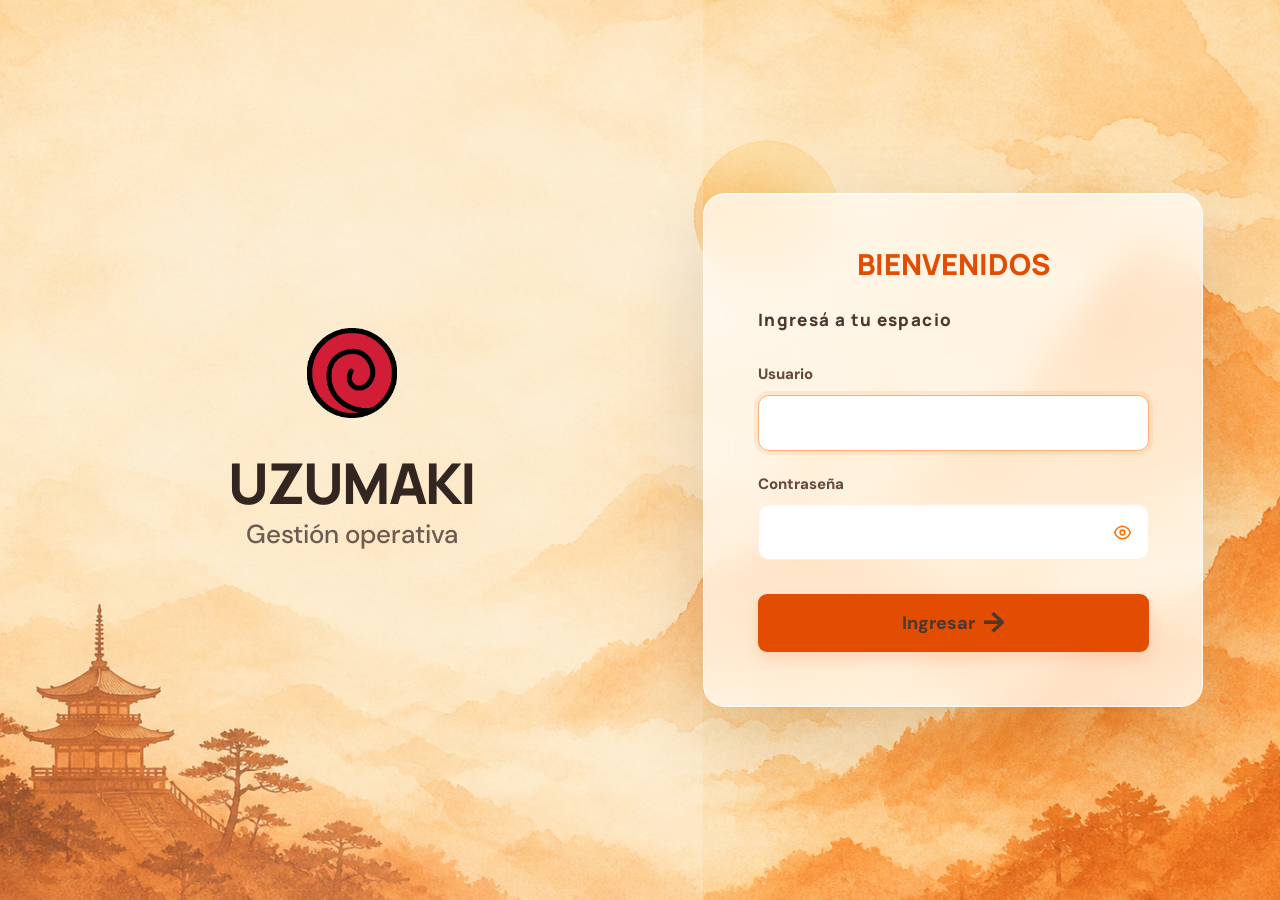
<file: index.html>
<!doctype html>
<html lang="es">
  <head>
    <meta charset="UTF-8" />
    <meta name="viewport" content="width=device-width, initial-scale=1.0" />
    <meta name="description" content="Uzumaki · Gestión operativa para servicios de alimentación" />
    <meta name="theme-color" content="#fb6f01" />
    <title>Uzumaki · Gestión operativa</title>
    <link rel="icon" href="/favicon.ico" type="image/svg+xml" />
    <link rel="preconnect" href="https://fonts.googleapis.com" />
    <link rel="preconnect" href="https://fonts.gstatic.com" crossorigin />
    <link href="https://fonts.googleapis.com/css2?family=DM+Sans:wght@400;500;600;700&family=Manrope:wght@600;700;800&display=swap" rel="stylesheet" />
    <link rel="stylesheet" href="./src/styles/app.css?v=20260730-7" />
  </head>
  <body>
    <div id="app"><main class="app-loading" role="status" aria-live="polite"><span class="spinner" aria-hidden="true"></span><div><strong>Uzumaki</strong><small>Cargando tu espacio operativo...</small></div></main></div>
    <div id="toast-region" class="toast-region" aria-live="polite"></div>
    <script type="module" src="./src/app.js?v=20260730-22"></script>
  </body>
</html>
</file>
<file: src/styles/app.css>
:root {
  --uzumaki-orange-900: #e34d01;
  --uzumaki-orange-800: #fb5201;
  --uzumaki-orange-700: #fb6f01;
  --uzumaki-orange-600: #fd7e08;
  --uzumaki-orange-500: #fa821f;
  --uzumaki-orange-400: #fd9524;
  --uzumaki-yellow-500: #fab124;
  --uzumaki-yellow-400: #fdce36;
  --uzumaki-yellow-300: #ffd77f;
  --uzumaki-cream-200: #ffdda3;
  --uzumaki-cream-100: #f8d8b5;
  --uzumaki-brown-900: #4f362e;
  --uzumaki-brown-800: #65493c;
  --uzumaki-bg: #fff8ef;
  --uzumaki-surface: #ffffff;
  --uzumaki-text: #2f241f;
  --uzumaki-muted: #7a665c;
  --uzumaki-primary: var(--uzumaki-orange-700);
  --uzumaki-primary-hover: var(--uzumaki-orange-800);
  --uzumaki-secondary: var(--uzumaki-yellow-400);
  --uzumaki-accent: var(--uzumaki-orange-400);

  --ink: var(--uzumaki-text);
  --muted: var(--uzumaki-muted);
  --line: var(--uzumaki-cream-100);
  --paper: var(--uzumaki-bg);
  --white: var(--uzumaki-surface);
  --primary: var(--uzumaki-primary);
  --primary-dark: var(--uzumaki-primary-hover);
  --primary-soft: var(--uzumaki-cream-200);
  --secondary: var(--uzumaki-secondary);
  --secondary-soft: var(--uzumaki-yellow-300);
  --status-green: #277065;
  --status-green-soft: #e5f2ed;
  --amber: var(--uzumaki-yellow-500);
  --amber-soft: var(--uzumaki-yellow-300);
  --rose: #b95858;
  --rose-soft: #fbe8e7;
  --blue-soft: #e7f0f8;
  --shadow: 0 12px 35px rgb(79 54 46 / .08);
}

* { box-sizing: border-box; }
html { width: 100%; min-width: 320px; overflow-x: hidden; background: var(--paper); }
body { width: 100%; max-width: 100%; margin: 0; overflow-x: hidden; color: var(--ink); font: 14px/1.5 "DM Sans", sans-serif; }
body.modal-open { overflow: hidden; }
#app { min-width: 0; }
button, input, select, textarea { font: inherit; }
button { color: inherit; }
button:focus-visible, input:focus-visible, select:focus-visible, textarea:focus-visible { outline: 3px solid color-mix(in srgb, var(--uzumaki-primary) 28%, transparent); outline-offset: 2px; }
h1, h2, h3, p { margin-top: 0; }
h1, h2, h3, .brand strong { font-family: "Manrope", sans-serif; }
.connection-status-banner { display: flex; align-items: center; gap: 12px; margin: 12px 24px 0; padding: 11px 14px; border: 1px solid #efbd83; border-radius: 10px; color: #754116; background: #fff5e8; }
.connection-status-banner > span { display: grid; flex: 0 0 28px; width: 28px; height: 28px; place-items: center; border-radius: 50%; color: white; background: #c96a16; font-weight: 800; }
.connection-status-banner > div { display: grid; flex: 1; gap: 2px; }
.connection-status-banner small { color: #754116; }
.connection-status-banner .button { min-height: 34px; padding: 7px 11px; }
@media (max-width: 720px) {
  .connection-status-banner { align-items: flex-start; margin: 10px 14px 0; }
  .connection-status-banner .button { align-self: center; }
}

.app-shell { display: grid; grid-template-columns: 246px 1fr; min-height: 100vh; transition: grid-template-columns .2s cubic-bezier(.2, .8, .2, 1); }
.app-shell.sidebar-collapsed { grid-template-columns: 82px 1fr; }
.sidebar { position: fixed; inset: 0 auto 0 0; z-index: 20; display: flex; width: 246px; flex-direction: column; padding: 11px 18px 18px; color: var(--uzumaki-cream-200); background: linear-gradient(180deg, var(--uzumaki-orange-900) 0%, var(--uzumaki-brown-900) 100%); transition: width .2s cubic-bezier(.2, .8, .2, 1), padding .2s cubic-bezier(.2, .8, .2, 1), box-shadow .2s ease; }
.brand { display: flex; width: 100%; align-items: center; gap: 16px; margin-bottom: 10px; padding: 8px 9px; border: 0; border-radius: 10px; color: white; background: transparent; cursor: pointer; text-align: left; transition: gap .2s ease, padding .2s cubic-bezier(.2, .8, .2, 1), background .2s ease, box-shadow .2s ease; }
.brand:hover, .brand:focus-visible { background: rgba(255,255,255,.08); box-shadow: inset 0 0 0 1px rgba(255,255,255,.1); }
.brand-mark { display: grid; width: 37px; height: 37px; flex: 0 0 auto; place-items: center; }
.brand-mark img { display: block; width: 100%; height: 100%; object-fit: contain; }
.brand-mark.large { width: 48px; height: 48px; }
.brand > div { display: grid; min-width: 0; gap: 3px; transition: opacity .2s ease, transform .2s cubic-bezier(.2, .8, .2, 1); }
.brand .brand-mark { width: 33px; height: 33px; }
.brand strong { display: block; font: 700 18px/1.05 "Manrope", sans-serif; }
.brand small, .sidebar-foot small { display: block; margin-top: 0; color: var(--uzumaki-cream-100); font: 400 12px/1.2 "DM Sans", sans-serif; }
.sidebar nav { display: grid; gap: 5px; }
.nav-item { position: relative; display: flex; width: 100%; align-items: center; gap: 12px; padding: 11px 12px; border: 0; border-radius: 10px; color: var(--uzumaki-cream-100); background: transparent; cursor: pointer; text-align: left; transition: gap .2s ease, padding .2s cubic-bezier(.2, .8, .2, 1), background .2s ease, color .2s ease, box-shadow .2s ease; }
.nav-item:hover { color: white; background: rgba(255,255,255,.06); }
.nav-item.active { color: var(--uzumaki-brown-900); background: var(--uzumaki-yellow-400); font-weight: 700; box-shadow: 0 5px 14px rgb(79 54 46 / .14); }
.nav-icon { width: 22px; flex: 0 0 22px; font-size: 18px; text-align: center; }
.nav-icon svg, .icon-button svg { display: block; width: 19px; height: 19px; fill: none; stroke: currentColor; stroke-linecap: round; stroke-linejoin: round; stroke-width: 2; }
.nav-label { overflow: hidden; min-width: 0; text-overflow: ellipsis; white-space: nowrap; transition: opacity .2s ease, transform .2s cubic-bezier(.2, .8, .2, 1); }
.nav-item b { display: grid; width: 21px; height: 21px; margin-left: auto; place-items: center; border-radius: 50%; color: white; background: var(--uzumaki-orange-500); font-size: 12px; }
.sidebar-foot { position: relative; display: grid; grid-template-columns: 34px 1fr auto; align-items: center; gap: 9px; margin-top: auto; padding: 14px 7px 0; border-top: 1px solid rgba(255,255,255,.1); transition: grid-template-columns .2s cubic-bezier(.2, .8, .2, 1), gap .2s ease, padding .2s cubic-bezier(.2, .8, .2, 1); }
.sidebar-foot > :nth-child(2) { min-width: 0; transition: opacity .2s ease, transform .2s cubic-bezier(.2, .8, .2, 1); }
.sidebar-foot strong { display: block; overflow: hidden; color: white; font-size: 12px; text-overflow: ellipsis; white-space: nowrap; }
.sidebar-foot > button { border: 0; color: var(--uzumaki-cream-100); background: transparent; cursor: pointer; transition: opacity .2s ease, transform .2s cubic-bezier(.2, .8, .2, 1); }
.sidebar.collapsed { width: 82px; padding: 11px 18px 18px; }
.sidebar.collapsed .brand { justify-content: center; gap: 0; padding: 0; }
.sidebar.collapsed .brand > div, .sidebar.collapsed .nav-label { width: 0; opacity: 0; overflow: hidden; pointer-events: none; transform: translateX(-6px); }
.sidebar.collapsed nav { justify-items: center; }
.sidebar.collapsed .nav-item { justify-content: center; gap: 0; padding-right: 0; padding-left: 0; }
.sidebar.collapsed .nav-item b { position: absolute; top: 5px; right: 5px; width: 8px; height: 8px; overflow: hidden; color: transparent; font-size: 0; }
.sidebar.collapsed .sidebar-foot { grid-template-columns: 34px; justify-content: center; gap: 0; padding-right: 0; padding-left: 0; }
.sidebar.collapsed .sidebar-foot.user-session { display: grid; width: 46px; height: 46px; min-height: 46px; grid-template-columns: 1fr; place-items: center; padding: 5px; border-radius: 50%; }
.sidebar.collapsed .sidebar-foot.user-session > span:not(.mini-avatar) { display: none; }
.sidebar.collapsed .sidebar-foot.user-session .mini-avatar { grid-column: 1; grid-row: 1; }
.mini-avatar, .avatar { display: grid; flex: 0 0 auto; place-items: center; border-radius: 50%; color: var(--uzumaki-brown-900); background: var(--uzumaki-cream-200); font-weight: 700; }
.mini-avatar { width: 34px; height: 34px; font-size: 12px; }
.avatar { width: 38px; height: 38px; font-size: 12px; }
.avatar.tiny { width: 28px; height: 28px; font-size: 12px; }

.workspace { grid-column: 2; min-width: 0; }
.topbar { display: flex; height: 70px; align-items: center; justify-content: space-between; padding: 0 34px; border-bottom: 1px solid var(--line); background: color-mix(in srgb, var(--uzumaki-surface) 91%, transparent); backdrop-filter: blur(12px); }
.topbar strong { font-size: 13px; }
.crumb { margin-right: 5px; color: var(--uzumaki-muted); font-size: 12px; }
.top-actions { display: flex; align-items: center; gap: 12px; }
.icon-button { position: relative; display: grid; min-width: 35px; height: 35px; place-items: center; border: 1px solid var(--line); border-radius: 9px; background: white; cursor: pointer; }
.icon-button b { position: absolute; top: -5px; right: -5px; display: grid; width: 17px; height: 17px; place-items: center; border-radius: 50%; color: white; background: var(--uzumaki-orange-500); font-size: 12px; }
.date-pill { padding: 8px 12px; border: 1px solid var(--line); border-radius: 9px; color: var(--uzumaki-muted); background: var(--uzumaki-bg); font-size: 12px; }
.mobile-menu { display: none; border: 0; background: none; font-size: 20px; }
.content { width: min(1440px, 100%); margin: auto; padding: 34px; }
.dashboard-content { display: grid; height: calc(100vh - 70px); grid-template-rows: auto auto minmax(0, 1fr); gap: clamp(10px, 1.5vh, 18px); overflow: hidden; padding: clamp(18px, 2.5vh, 30px) clamp(22px, 2.4vw, 34px); }
.dashboard-content .page-heading { align-items: center; margin-bottom: 0; }
.dashboard-content .page-heading h1 { font-size: 17px; }
.dashboard-content .metric-grid { min-height: 0; margin-bottom: 0; }
.dashboard-content .metric-card { min-height: clamp(82px, 12vh, 108px); padding: clamp(13px, 1.8vh, 18px); }
.dashboard-content .metric-icon { width: 38px; height: 38px; border-radius: 9px; font-size: 18px; }
.dashboard-content .metric-card strong { font-size: clamp(21px, 2.5vh, 26px); }
.dashboard-content .operational-dashboard { min-height: 0; margin-bottom: 0; }
.dashboard-content .panel { display: grid; min-height: 0; grid-template-rows: auto minmax(0, 1fr); padding: clamp(16px, 2.2vh, 22px); overflow: hidden; }
.dashboard-content .panel-head { margin-bottom: clamp(8px, 1.4vh, 14px); }
.dashboard-content .coverage-list, .dashboard-content .decision-list { display: grid; min-height: 0; align-content: stretch; }
.dashboard-content .coverage-list { grid-auto-rows: minmax(0, 1fr); }
.dashboard-content .coverage-list .coverage-row { min-height: 0; }
.dashboard-content .decision-list { grid-auto-rows: minmax(58px, max-content); align-content: start; }
.page-heading { display: flex; align-items: flex-end; justify-content: space-between; gap: 24px; margin-bottom: 28px; }
.eyebrow { display: block; margin-bottom: 7px; color: var(--uzumaki-orange-800); font-size: 12px; font-weight: 800; letter-spacing: .14em; }
.eyebrow.light { color: var(--uzumaki-yellow-300); }
.page-heading .eyebrow { margin-bottom: 6px; color: var(--uzumaki-orange-800); font: 800 20px/1.08 "Manrope", sans-serif; letter-spacing: -.02em; }
.page-heading h1 { margin: 0 0 5px; color: inherit; font: 600 17px/1.25 "DM Sans", sans-serif; letter-spacing: 0; }
.page-heading p { margin: 0; color: var(--muted); }
.heading-actions { display: flex; gap: 9px; }

.planning-library { border: 1px solid var(--line); border-radius: 8px; background: white; box-shadow: var(--shadow); }
.planning-library-head { display: flex; align-items: center; justify-content: space-between; gap: 16px; padding: 20px 22px; border-bottom: 1px solid var(--line); }
.planning-library-head h2 { margin: 0; color: var(--uzumaki-brown-900); font: 800 18px "Manrope"; }
.planning-library-file { padding: 5px 8px; border-radius: 5px; color: var(--uzumaki-muted); background: var(--uzumaki-bg); font-size: 12px; }
.planning-library-list { display: grid; }
.planning-library-selection { display: flex; align-items: center; justify-content: space-between; gap: 16px; padding: 11px 22px; border-bottom: 1px solid var(--line); color: var(--uzumaki-brown-900); background: color-mix(in srgb, var(--uzumaki-yellow-300) 16%, white); font-size: 13px; }
.planning-library-selection b { color: var(--uzumaki-orange-900); }
.planning-library-selection > div { display: flex; gap: 8px; }
.planning-library-item { display: grid; grid-template-columns: 26px 38px minmax(0, 1fr) auto auto; align-items: center; gap: 15px; padding: 15px 22px; border-bottom: 1px solid var(--line); }
.planning-library-item:last-child { border-bottom: 0; }
.planning-library-item.current { background: color-mix(in srgb, var(--uzumaki-yellow-300) 16%, white); }
.planning-library-item.selected { background: color-mix(in srgb, var(--uzumaki-orange-400) 8%, white); }
.planning-library-select { display: grid; width: 20px; height: 20px; place-items: center; cursor: pointer; }
.planning-library-select input { width: 17px; height: 17px; margin: 0; accent-color: var(--uzumaki-orange-600); cursor: pointer; }
.sr-only { position: absolute; width: 1px; height: 1px; padding: 0; overflow: hidden; clip: rect(0, 0, 0, 0); white-space: nowrap; border: 0; }
.planning-library-icon { display: grid; width: 36px; height: 36px; place-items: center; border-radius: 7px; color: var(--uzumaki-orange-900); background: var(--primary-soft); font-size: 17px; }
.planning-library-main { min-width: 0; }
.planning-library-main strong, .planning-library-main small { display: block; }
.planning-library-main strong { overflow: hidden; color: var(--uzumaki-brown-900); font-size: 13px; text-overflow: ellipsis; white-space: nowrap; }
.planning-library-main small { margin-top: 2px; color: var(--uzumaki-muted); font-size: 12px; }
.planning-editor-summary { display: flex; flex-wrap: wrap; align-items: center; gap: 8px 18px; margin: -8px 0 16px; color: var(--uzumaki-muted); font-size: 12px; }
.planning-editor-summary span { padding-right: 18px; border-right: 1px solid var(--line); }
.planning-editor-summary span:last-child { padding-right: 0; border-right: 0; }
.planning-editor-summary b { color: var(--uzumaki-brown-900); }
.planning-google-panel { overflow: hidden; border: 1px solid var(--line); border-radius: 8px; background: white; box-shadow: var(--shadow); }
.planning-google-head { display: flex; align-items: center; justify-content: space-between; gap: 18px; padding: 18px 20px; border-bottom: 1px solid var(--line); background: white; }
.planning-google-head h2 { margin: 0; color: var(--uzumaki-brown-900); font: 800 20px "Manrope"; letter-spacing: 0; }
.planning-google-head p { margin: 3px 0 0; color: var(--uzumaki-muted); font-size: 12px; }
.planning-google-stats { display: grid; grid-template-columns: repeat(4, 1fr); gap: 10px; padding: 18px 20px 16px; background: color-mix(in srgb, var(--uzumaki-bg) 38%, white); }
.planning-google-stat { min-height: 72px; padding: 13px; border: 1px solid var(--line); border-radius: 8px; background: white; }
.planning-google-stat small, .planning-google-stat strong, .planning-google-stat em { display: block; }
.planning-google-stat small { color: var(--uzumaki-muted); font-size: 12px; }
.planning-google-stat strong { margin-top: 4px; color: var(--uzumaki-brown-900); font: 800 22px "Manrope"; }
.planning-google-stat em { margin-top: 1px; color: var(--uzumaki-orange-900); font-size: 12px; font-style: normal; font-weight: 800; }
.planning-google-panel .planning-conflict-panel, .planning-google-panel .weekly-exceptions-panel { margin: 0 20px 16px; border-radius: 8px; box-shadow: none; }
.planning-google-panel .planning-position-sectors { gap: 16px; margin: 0; padding: 0 20px 20px; }
.planning-google-panel .reference-sector { border-radius: 8px; box-shadow: none; }
.planning-google-panel .reference-sector-head { min-height: 72px; padding: 14px 16px; }
.planning-google-panel .reference-sector-icon { width: 38px; height: 38px; flex-basis: 38px; border-radius: 8px; font-size: 18px; }
.planning-compact-heading { display: grid; grid-template-columns: auto minmax(190px, 1fr) auto; align-items: center; gap: 14px; margin-bottom: 18px; padding: 11px 13px; border: 1px solid var(--line); border-radius: 8px; background: var(--uzumaki-bg); }
.planning-compact-back { display: grid; width: 34px; min-height: 34px; place-items: center; padding: 0; border: 1px solid var(--uzumaki-cream-100); border-radius: 6px; color: var(--uzumaki-orange-900); background: white; font-size: 18px; font-weight: 800; line-height: 1; cursor: pointer; }.planning-compact-back:hover { border-color: var(--uzumaki-orange-400); background: var(--primary-soft); }
.planning-compact-title { min-width: 0; }.planning-compact-title .eyebrow { margin-bottom: 2px; font-size: 10px; }.planning-compact-title > div { display: flex; min-width: 0; align-items: center; gap: 9px; }.planning-compact-title h1 { overflow: hidden; margin: 0; color: var(--uzumaki-brown-900); font: 800 19px "Manrope"; text-overflow: ellipsis; white-space: nowrap; }.planning-compact-title p { margin: 2px 0 0; color: var(--uzumaki-muted); font-size: 11px; }.planning-compact-title .week-status { grid-column: auto; flex: 0 0 auto; }
.planning-compact-actions { flex-wrap: wrap; justify-content: flex-end; gap: 6px; }.planning-compact-actions .button { min-height: 34px; padding: 0 10px; font-size: 11px; }.planning-proposal-action { border-color: color-mix(in srgb, var(--uzumaki-orange-400) 52%, var(--line)); color: var(--uzumaki-orange-900); background: var(--primary-soft); }.planning-proposal-action > span:first-child { font-size: 14px; }.planning-icon-action { width: 34px; padding: 0 !important; font-size: 17px !important; }.planning-icon-action > span { line-height: 1; }.planning-delete-action { border-color: color-mix(in srgb, #a44646 26%, var(--line)); }.planning-publish-action { padding: 0 12px !important; }.planning-more-actions { position: relative; }.planning-more-actions summary { display: grid; width: 34px; min-height: 34px; place-items: center; border: 1px solid var(--line); border-radius: 6px; color: var(--uzumaki-brown-800); background: white; font-size: 19px; font-weight: 900; line-height: 1; list-style: none; cursor: pointer; }.planning-more-actions summary::-webkit-details-marker { display: none; }.planning-more-actions summary:hover, .planning-more-actions[open] summary { border-color: var(--uzumaki-orange-400); color: var(--uzumaki-orange-900); background: var(--primary-soft); }.planning-more-actions > div { position: absolute; top: calc(100% + 6px); right: 0; z-index: 12; display: grid; min-width: 180px; padding: 5px; border: 1px solid var(--line); border-radius: 7px; background: white; box-shadow: 0 12px 28px rgb(79 54 46 / .17); }.planning-more-actions > div button { min-height: 34px; padding: 0 9px; border: 0; border-radius: 5px; color: var(--uzumaki-brown-800); background: transparent; font-size: 11px; font-weight: 700; text-align: left; cursor: pointer; }.planning-more-actions > div button:hover { color: var(--uzumaki-orange-900); background: var(--primary-soft); }
.planning-mobile-panel { display: none; }.planning-lanes-panel, .planning-mobile-panel { overflow: hidden; border: 1px solid var(--line); border-radius: 8px; background: white; box-shadow: var(--shadow); }.planning-lanes-head { display: flex; align-items: center; justify-content: space-between; gap: 18px; padding: 18px 20px; border-bottom: 1px solid var(--line); }.planning-lanes-head h2 { margin: 0; color: var(--uzumaki-brown-900); font: 800 20px "Manrope"; }.planning-lanes-head p { margin: 3px 0 0; color: var(--uzumaki-muted); font-size: 12px; }.planning-mobile-coverage { display: inline-flex; align-items: baseline; gap: 2px; padding: 8px 10px; border: 1px solid color-mix(in srgb, var(--status-green) 20%, white); border-radius: 7px; color: var(--status-green); background: var(--status-green-soft); white-space: nowrap; }.planning-mobile-coverage b { font: 800 20px "Manrope"; }.planning-mobile-coverage small { font-size: 11px; font-weight: 800; }
.planning-lane-days { display: grid; grid-template-columns: repeat(7, minmax(108px, 1fr)); gap: 1px; overflow-x: auto; padding: 12px 20px; border-bottom: 1px solid var(--line); background: var(--uzumaki-bg); }.planning-lane-day { min-height: 62px; padding: 8px; border: 1px solid transparent; border-radius: 6px; color: var(--uzumaki-muted); background: transparent; text-align: center; cursor: pointer; }.planning-lane-day:hover { border-color: var(--uzumaki-cream-100); background: white; }.planning-lane-day.active { border-color: color-mix(in srgb, var(--uzumaki-orange-400) 55%, var(--uzumaki-cream-100)); color: var(--uzumaki-brown-900); background: white; box-shadow: 0 2px 8px rgb(79 54 46 / .07); }.planning-lane-day.has-alert:not(.active) strong { color: var(--uzumaki-orange-900); }.planning-lane-day span, .planning-lane-day strong, .planning-lane-day small { display: block; }.planning-lane-day span { font-size: 11px; font-weight: 800; text-transform: uppercase; }.planning-lane-day strong { margin-top: 1px; color: var(--uzumaki-brown-900); font-size: 13px; }.planning-lane-day small { margin-top: 2px; font-size: 10px; }
.planning-lanes-summary { display: grid; grid-template-columns: repeat(4, 1fr); gap: 10px; padding: 15px 20px; background: color-mix(in srgb, var(--uzumaki-bg) 42%, white); }.planning-lanes-summary .planning-google-stat { min-height: 67px; padding: 11px 12px; }.planning-lanes-summary .planning-google-stat strong { font-size: 20px; }
.planning-lane-alert { display: grid; grid-template-columns: 32px minmax(0, 1fr) auto; align-items: center; gap: 10px; margin: 0 20px 16px; padding: 11px 12px; border: 1px solid color-mix(in srgb, var(--uzumaki-yellow-500) 60%, var(--line)); border-left: 4px solid var(--uzumaki-orange-700); border-radius: 7px; background: color-mix(in srgb, var(--uzumaki-yellow-300) 19%, white); }.planning-lane-alert > span { display: grid; width: 30px; height: 30px; place-items: center; border-radius: 6px; color: var(--uzumaki-orange-900); background: var(--uzumaki-yellow-300); font-weight: 900; }.planning-lane-alert strong { color: var(--uzumaki-brown-900); font-size: 12px; }.planning-lane-alert p { margin: 2px 0 0; color: var(--uzumaki-muted); font-size: 11px; }.planning-lane-alert.ok { border-color: color-mix(in srgb, var(--status-green) 30%, var(--line)); border-left-color: var(--status-green); background: color-mix(in srgb, var(--status-green-soft) 62%, white); }.planning-lane-alert.ok > span { color: var(--status-green); background: var(--status-green-soft); }
.planning-lanes { display: grid; grid-template-columns: repeat(2, minmax(0, 1fr)); gap: 14px; padding: 0 20px 20px; background: color-mix(in srgb, var(--uzumaki-bg) 30%, white); }.planning-lane { overflow: hidden; border: 1px solid var(--line); border-radius: 7px; background: white; }.planning-lane > header { display: flex; align-items: center; justify-content: space-between; gap: 10px; min-height: 59px; padding: 10px 12px; border-bottom: 1px solid var(--line); }.planning-lane-title { display: flex; align-items: center; gap: 9px; min-width: 0; }.planning-lane-title > span { display: grid; width: 28px; height: 28px; flex: 0 0 28px; place-items: center; border-radius: 6px; color: var(--uzumaki-orange-900); background: var(--primary-soft); font-size: 15px; }.planning-lane.floors .planning-lane-title > span { color: #896212; background: color-mix(in srgb, var(--uzumaki-yellow-300) 55%, white); }.planning-lane-off .planning-lane-title > span { color: var(--uzumaki-muted); background: var(--uzumaki-bg); }.planning-lane h3, .planning-lane small { display: block; }.planning-lane h3 { margin: 0; overflow: hidden; color: var(--uzumaki-brown-900); font-size: 13px; text-overflow: ellipsis; white-space: nowrap; }.planning-lane-title small { margin-top: 1px; color: var(--uzumaki-muted); font-size: 10px; }.planning-lane-status { padding: 4px 6px; border-radius: 5px; font-size: 10px; font-weight: 800; white-space: nowrap; }.planning-lane-status.ok { color: var(--status-green); background: var(--status-green-soft); }.planning-lane-status.warning { color: #896212; background: color-mix(in srgb, var(--uzumaki-yellow-300) 65%, white); }.planning-lane-status.neutral { color: var(--uzumaki-muted); background: var(--uzumaki-bg); }
.planning-lane-slots { display: grid; gap: 1px; background: color-mix(in srgb, var(--line) 70%, white); }.planning-lane-slot { display: grid; grid-template-columns: 30px minmax(0, 1fr) auto; align-items: center; gap: 8px; width: 100%; min-height: 56px; padding: 8px 12px; border: 0; color: var(--uzumaki-brown-900); background: white; text-align: left; cursor: pointer; }.planning-lane-slot:hover, .planning-lane-slot:focus-visible { background: var(--primary-soft); outline: 0; }.planning-lane-slot:disabled { cursor: default; opacity: 1; }.planning-lane-slot > span:nth-child(2) { min-width: 0; }.planning-lane-slot strong, .planning-lane-slot small { display: block; }.planning-lane-slot strong { overflow: hidden; font-size: 11px; text-overflow: ellipsis; white-space: nowrap; }.planning-lane-slot small { overflow: hidden; margin-top: 2px; color: var(--uzumaki-muted); font-size: 10px; text-overflow: ellipsis; white-space: nowrap; }.planning-lane-slot > i { color: var(--uzumaki-orange-900); font-size: 17px; font-style: normal; }.planning-lane-avatar { display: grid; width: 27px; height: 27px; place-items: center; border-radius: 50%; color: var(--uzumaki-orange-900); background: var(--primary-soft); font-size: 10px; font-weight: 800; }.planning-lane-slot.unfilled { background: color-mix(in srgb, var(--rose-soft) 36%, white); }.planning-lane-slot.unfilled .planning-lane-avatar { color: #9b2f2f; background: var(--rose-soft); }.planning-lane-slot.unfilled small { color: #994343; font-weight: 700; }.planning-lane-slot.optional { background: color-mix(in srgb, var(--uzumaki-bg) 70%, white); }.planning-lane-slot.optional .planning-lane-avatar { color: var(--uzumaki-muted); background: var(--uzumaki-bg); }.planning-lane-slot.has-warning { box-shadow: inset 3px 0 var(--uzumaki-yellow-500); }.planning-lane > footer { display: flex; justify-content: space-between; gap: 10px; padding: 8px 12px; color: var(--uzumaki-muted); background: var(--uzumaki-bg); font-size: 10px; }.planning-lane > footer small { color: var(--uzumaki-orange-900); font-size: 10px; font-weight: 800; }
.planning-lane-off { min-height: 112px; }.planning-lane-days-off { display: flex; width: 100%; min-height: 52px; align-items: center; flex-wrap: wrap; gap: 6px; padding: 9px 12px; border: 0; color: var(--uzumaki-muted); background: white; font-family: inherit; font-size: 11px; text-align: left; cursor: pointer; }.planning-lane-days-off:hover, .planning-lane-days-off:focus-visible { color: var(--uzumaki-orange-900); background: var(--primary-soft); outline: 0; }.planning-lane-days-off:disabled { cursor: default; opacity: 1; }.planning-lane-off-chip { display: inline-flex; align-items: center; gap: 5px; padding: 4px 6px; border-radius: 5px; color: var(--uzumaki-brown-900); background: color-mix(in srgb, var(--uzumaki-orange-400) 10%, white); font-size: 10px; }.planning-lane-off-chip.manual { background: color-mix(in srgb, var(--uzumaki-yellow-300) 45%, white); }.planning-lane-off-chip small { color: var(--uzumaki-orange-900); font-size: 10px; font-weight: 800; }.planning-lanes-foot { display: flex; align-items: center; justify-content: space-between; gap: 14px; padding: 12px 20px; border-top: 1px solid var(--line); color: var(--uzumaki-muted); background: white; font-size: 11px; }.planning-lanes-foot b { color: var(--uzumaki-brown-900); }

.button { display: inline-flex; min-height: 40px; align-items: center; justify-content: center; gap: 10px; padding: 0 16px; border: 1px solid transparent; border-radius: 9px; font-size: 12px; font-weight: 700; cursor: pointer; }
.button:disabled { opacity: .45; cursor: not-allowed; }
.button.primary { color: white; background: var(--primary); box-shadow: 0 5px 14px color-mix(in srgb, var(--uzumaki-primary) 22%, transparent); }
.button.primary:hover { background: var(--primary-dark); }
.button.secondary { border-color: var(--line); background: white; }
.button.danger-soft { color: #a44646; background: var(--rose-soft); }
.button.wide { width: 100%; min-height: 47px; }
.button.magic-pulse { position: relative; border-color: color-mix(in srgb, var(--uzumaki-orange-400) 40%, var(--line)); color: var(--uzumaki-orange-900); animation: planning-magic-heartbeat 2.2s ease-in-out infinite; }
.button.magic-pulse::after { content: ""; position: absolute; inset: -5px; border: 1px solid color-mix(in srgb, var(--uzumaki-orange-400) 58%, transparent); border-radius: 12px; opacity: 0; pointer-events: none; animation: planning-magic-ring 2.2s ease-in-out infinite; }
@keyframes planning-magic-heartbeat { 0%, 44%, 100% { transform: scale(1); box-shadow: none; } 10% { transform: scale(1.035); box-shadow: 0 0 0 3px color-mix(in srgb, var(--uzumaki-orange-400) 15%, transparent); } 20% { transform: scale(1); } 30% { transform: scale(1.025); } }
@keyframes planning-magic-ring { 0%, 36%, 100% { transform: scale(.96); opacity: 0; } 10%, 24% { transform: scale(1.04); opacity: .75; } }
.button.staff-grid-pulse { position: relative; isolation: isolate; overflow: visible; border-color: var(--uzumaki-yellow-400); box-shadow: 0 7px 18px color-mix(in srgb, var(--uzumaki-orange-900) 20%, transparent); animation: staff-grid-heartbeat 2.35s ease-in-out infinite; }
.button.staff-grid-pulse::after { content: ""; position: absolute; inset: -6px; z-index: -1; border: 2px solid color-mix(in srgb, var(--uzumaki-yellow-400) 65%, transparent); border-radius: 14px; opacity: 0; pointer-events: none; animation: staff-grid-ring 2.35s ease-in-out infinite; }
.button.staff-grid-pulse:hover, .button.staff-grid-pulse:focus-visible { border-color: var(--uzumaki-yellow-500); box-shadow: 0 9px 22px color-mix(in srgb, var(--uzumaki-orange-900) 24%, transparent); }
@keyframes staff-grid-heartbeat { 0%, 46%, 100% { transform: scale(1); } 10% { transform: scale(1.04); } 20% { transform: scale(1); } 31% { transform: scale(1.025); } }
@keyframes staff-grid-ring { 0%, 42%, 100% { transform: scale(.95); opacity: 0; } 10%, 27% { transform: scale(1.08); opacity: .72; } }
.text-link { padding: 4px; border: 0; color: var(--primary); background: transparent; font-size: 12px; font-weight: 700; cursor: pointer; }

.metric-grid { display: grid; grid-template-columns: repeat(4, 1fr); gap: 14px; margin-bottom: 17px; }
.metric-card { display: flex; min-height: 116px; align-items: center; gap: 14px; padding: 20px; border: 1px solid var(--line); border-radius: 13px; background: var(--white); box-shadow: var(--shadow); }
.metric-icon { display: grid; width: 43px; height: 43px; place-items: center; border-radius: 11px; font-size: 20px; }
.metric-icon.sun { color: var(--uzumaki-orange-900); background: var(--primary-soft); }.metric-icon.blue { color: #477daf; background: var(--blue-soft); }.metric-icon.amber { color: var(--amber); background: var(--secondary-soft); }.metric-icon.rose { color: var(--rose); background: var(--rose-soft); }
.metric-card span { display: block; color: var(--muted); font-size: 12px; }
.metric-card strong { display: block; margin: 1px 0; font: 800 26px "Manrope"; }
.metric-card small { color: var(--uzumaki-muted); font-size: 12px; }
.operational-dashboard { grid-template-columns: minmax(0, 1.35fr) minmax(300px, .75fr); }.coverage-panel .panel-head, .decision-panel .panel-head { margin-bottom: 4px; }.coverage-list { display: grid; }.coverage-list .coverage-row { display: grid; grid-template-columns: 125px minmax(80px, 1fr) auto; align-items: center; gap: 12px; min-height: 57px; margin: 0; border-top: 1px solid color-mix(in srgb, var(--line) 68%, white); }.coverage-list .coverage-row strong, .coverage-list .coverage-row small { display: block; }.coverage-list .coverage-row strong { color: var(--uzumaki-brown-900); font-size: 12px; }.coverage-list .coverage-row small { margin-top: 2px; color: var(--muted); font-size: 11px; }.coverage-track { height: 8px; overflow: hidden; border-radius: 99px; background: var(--uzumaki-bg); }.coverage-list .coverage-track span { display: block; height: 100%; border-radius: inherit; background: var(--status-green); }.coverage-list .coverage-track span.warning { background: var(--uzumaki-yellow-500); }.coverage-list .coverage-track span.risk { background: var(--rose); }.coverage-list .coverage-state { padding: 4px 7px; border-radius: 5px; color: inherit; font-size: 11px; font-weight: 800; white-space: nowrap; }.coverage-state.ok { color: var(--status-green); background: var(--status-green-soft); }.coverage-state.warning { color: #8b6512; background: var(--amber-soft); }.coverage-state.risk { color: #994343; background: var(--rose-soft); }
.decision-list { display: grid; }.decision-item { display: grid; grid-template-columns: 30px minmax(0, 1fr) auto; align-items: center; gap: 9px; width: 100%; min-height: 60px; padding: 8px 0; border: 0; border-top: 1px solid color-mix(in srgb, var(--line) 68%, white); background: transparent; text-align: left; }.decision-item > span { display: grid; width: 28px; height: 28px; place-items: center; border-radius: 6px; font-size: 13px; font-weight: 800; }.decision-item strong, .decision-item small { display: block; }.decision-item strong { overflow: hidden; color: var(--uzumaki-brown-900); font-size: 12px; text-overflow: ellipsis; white-space: nowrap; }.decision-item small { margin-top: 2px; color: var(--muted); font-size: 11px; }.decision-item > b { color: var(--uzumaki-orange-900); font-size: 17px; }.decision-item.risk > span { color: #994343; background: var(--rose-soft); }.decision-item.warning > span { color: #8b6512; background: var(--amber-soft); }.decision-item.ok > span { color: var(--status-green); background: var(--status-green-soft); }.decision-item:hover strong { color: var(--uzumaki-orange-900); }
.people-page { display: grid; height: calc(100vh - 138px); min-height: 530px; grid-template-rows: auto auto minmax(0, 1fr); gap: 14px; }.people-page-header { display: flex; align-items: flex-end; justify-content: space-between; gap: 20px; padding: 0 1px 16px; border-bottom: 1px solid var(--line); }.people-page-header .eyebrow { margin-bottom: 4px; font-size: 10px; }.people-page-header h1 { margin: 0; color: var(--uzumaki-brown-900); font: 800 26px "Manrope"; }.people-page-header p { margin: 3px 0 0; color: var(--uzumaki-muted); font-size: 12px; }.people-page-actions { display: flex; align-items: center; gap: 12px; }.people-access-summary { padding: 7px 10px; border: 1px solid var(--uzumaki-yellow-300); border-radius: 6px; color: var(--uzumaki-orange-900); background: color-mix(in srgb, var(--uzumaki-yellow-300) 22%, white); font-size: 11px; font-weight: 700; white-space: nowrap; }.people-access-summary b { font: 800 14px "Manrope"; }.people-toolbar { display: flex; align-items: center; gap: 12px; }.people-toolbar .search { width: min(430px, 100%); }.people-toolbar .search > span { color: var(--uzumaki-orange-900); font-size: 17px; }.people-result-count { display: inline-flex; align-items: center; gap: 7px; color: var(--uzumaki-muted); font-size: 11px; font-weight: 700; }.people-result-count i { display: block; width: 7px; height: 7px; border-radius: 50%; background: var(--status-green); }.people-table-panel { display: grid; min-height: 0; grid-template-rows: auto minmax(0, 1fr); overflow: hidden; border: 1px solid var(--line); border-radius: 8px; background: white; box-shadow: var(--shadow); }.people-table-label { display: flex; align-items: center; justify-content: space-between; gap: 15px; padding: 13px 16px; border-bottom: 1px solid var(--line); background: color-mix(in srgb, var(--uzumaki-bg) 58%, white); }.people-table-label strong, .people-table-label small { display: block; }.people-table-label strong { color: var(--uzumaki-brown-900); font-size: 12px; }.people-table-label small { margin-top: 2px; color: var(--uzumaki-muted); font-size: 11px; }.people-table-label > span { color: var(--uzumaki-muted); font-size: 11px; font-weight: 700; }.people-table-scroll { min-height: 0; overflow: auto; }.people-table { min-width: 970px; }.people-table th { position: sticky; top: 0; z-index: 2; padding: 10px 16px; background: var(--uzumaki-bg); box-shadow: 0 1px 0 var(--line); }.people-table td { padding: 11px 16px; }.people-table tbody tr:hover { background: color-mix(in srgb, var(--primary-soft) 42%, white); }.people-table .row-actions { flex-wrap: nowrap; }.people-table .row-action { white-space: nowrap; }
.dashboard-grid { display: grid; grid-template-columns: 1.15fr .85fr; gap: 17px; margin-bottom: 17px; }
.dashboard-grid.single-panel { grid-template-columns: 1fr; }
.panel { padding: 22px; border: 1px solid var(--line); border-radius: 13px; background: white; box-shadow: var(--shadow); }
.panel-head { display: flex; align-items: flex-start; justify-content: space-between; gap: 15px; margin-bottom: 18px; }
.panel h2 { margin: 0; font-size: 17px; letter-spacing: -.02em; }
.coverage-score { padding: 5px 9px; border-radius: 20px; color: var(--status-green); background: var(--status-green-soft); font-size: 12px; font-weight: 700; }
.coverage-row { display: grid; grid-template-columns: 126px 1fr 38px; align-items: center; gap: 12px; margin: 17px 0; }
.coverage-row strong, .coverage-row span { display: block; font-size: 12px; }.coverage-row span { color: var(--muted); font-size: 12px; }.coverage-row b { font-size: 12px; }
.progress { height: 7px; overflow: hidden; border-radius: 10px; background: var(--line); }.progress i { display: block; height: 100%; border-radius: inherit; }
.coverage-panel > .text-link { margin-top: 3px; }
.request-icon { display: grid; width: 33px; height: 33px; place-items: center; border-radius: 9px; color: var(--uzumaki-orange-900); background: var(--primary-soft); font-size: 16px; }.request-icon.large { width: 43px; height: 43px; font-size: 20px; }
.badge { display: inline-flex; align-items: center; width: fit-content; padding: 4px 8px; border-radius: 20px; font-size: 12px; font-weight: 800; white-space: nowrap; }
.badge.pending, .badge.review, .badge.pendingPartner, .badge.pendingManager { color: #9b6719; background: var(--amber-soft); }.badge.partnerAccepted, .badge.approved, .badge.active, .badge.working { color: var(--status-green); background: var(--status-green-soft); }.badge.partnerRejected, .badge.rejected, .badge.inactive, .badge.sick { color: #a34a4a; background: var(--rose-soft); }.badge.leave { color: #477daf; background: var(--blue-soft); }

.staff-hero { display: flex; align-items: center; justify-content: space-between; margin-bottom: 16px; padding: 28px 32px; border-radius: 16px; color: white; background: linear-gradient(115deg, var(--uzumaki-orange-900), var(--uzumaki-orange-500)); box-shadow: var(--shadow); }.staff-hero h2 { margin: 0; font-size: 27px; }.staff-hero p { margin: 4px 0 0; color: var(--uzumaki-cream-200); }.shift-clock { padding-left: 40px; border-left: 1px solid rgba(255,255,255,.25); font: 800 30px "Manrope"; }.shift-clock small { display: block; color: var(--uzumaki-cream-100); font: 12px "DM Sans"; text-transform: uppercase; }.staff-metrics { grid-template-columns: repeat(3, 1fr); }.staff-shift { display: grid; grid-template-columns: 42px 1fr auto; align-items: center; gap: 12px; padding: 10px 0; border-bottom: 1px solid var(--line); }.day-box { padding: 5px; border-radius: 7px; color: var(--muted); background: var(--uzumaki-bg); text-align: center; font-size: 12px; text-transform: uppercase; }.day-box strong { display: block; color: var(--ink); font-size: 15px; }.staff-shift > div:nth-child(2) strong, .staff-shift small { display: block; }.staff-shift small { color: var(--muted); font-size: 12px; }
.staff-profile-hero { display: grid; grid-template-columns: 64px 1fr auto; align-items: center; gap: 18px; margin-bottom: 16px; padding: 26px 30px; border-radius: 16px; color: white; background: linear-gradient(115deg, var(--uzumaki-orange-900), var(--uzumaki-orange-500)); box-shadow: var(--shadow); }
.staff-profile-avatar { display: grid; width: 64px; height: 64px; place-items: center; border: 1px solid color-mix(in srgb, white 35%, transparent); border-radius: 18px; background: color-mix(in srgb, white 12%, transparent); font: 800 22px "Manrope"; }
.staff-profile-hero h2 { margin: 0; font-size: 28px; }
.staff-profile-hero p { margin: 4px 0 0; color: var(--uzumaki-cream-200); }
.staff-profile-status { padding-left: 28px; border-left: 1px solid rgba(255,255,255,.25); text-align: right; }
.staff-profile-status strong, .staff-profile-status small { display: block; }
.staff-profile-status strong { font: 800 24px "Manrope"; }
.staff-profile-status small { color: var(--uzumaki-cream-100); font-size: 12px; text-transform: uppercase; }
.staff-profile-grid { display: grid; grid-template-columns: .85fr 1.15fr 1fr; gap: 17px; }
.staff-info-list { display: grid; gap: 10px; }
.staff-info-list span { padding: 12px 14px; border: 1px solid var(--line); border-radius: 9px; background: var(--uzumaki-bg); }
.staff-info-list small, .staff-info-list strong { display: block; }
.staff-info-list small { color: var(--uzumaki-muted); font-size: 12px; text-transform: uppercase; }
.staff-info-list strong { margin-top: 2px; color: var(--uzumaki-brown-900); font-size: 13px; }
.staff-week-item { display: grid; grid-template-columns: 54px 1fr auto; align-items: center; gap: 12px; padding: 11px 0; border-bottom: 1px solid var(--line); }
.staff-week-item:last-child { border-bottom: 0; }
.staff-week-item strong, .staff-week-item small { display: block; }
.staff-week-item strong { color: var(--uzumaki-brown-900); font-size: 13px; }
.staff-week-item small { margin-top: 2px; color: var(--uzumaki-muted); font-size: 12px; }

.notice { display: flex; align-items: center; gap: 12px; margin-bottom: 16px; padding: 12px 16px; border: 1px solid var(--uzumaki-cream-100); border-radius: 10px; background: var(--uzumaki-bg); }.notice > span { font-size: 18px; }.notice p { margin: 1px 0 0; color: var(--uzumaki-brown-800); font-size: 12px; }.notice b { margin-left: auto; color: #9b6719; font-size: 12px; }
.week-lifecycle-card { overflow: hidden; border: 1px solid var(--uzumaki-cream-100); border-radius: 16px; background: var(--uzumaki-surface); box-shadow: var(--shadow); }
.week-lifecycle-head { display: grid; grid-template-columns: 50px 1fr auto; align-items: center; gap: 15px; padding: 22px 24px; border-bottom: 1px solid var(--uzumaki-cream-100); background: linear-gradient(100deg, color-mix(in srgb, var(--uzumaki-cream-200) 24%, white), white 72%); }.week-draft .week-lifecycle-head { background: linear-gradient(100deg, color-mix(in srgb, var(--uzumaki-yellow-300) 28%, white), white 72%); }.week-published .week-lifecycle-head { background: linear-gradient(100deg, color-mix(in srgb, var(--status-green-soft) 65%, white), white 72%); }.week-paused .week-lifecycle-head { background: linear-gradient(100deg, color-mix(in srgb, var(--blue-soft) 72%, white), white 72%); }.week-state-icon { display: grid; width: 48px; height: 48px; place-items: center; border: 1px solid var(--uzumaki-cream-100); border-radius: 13px; color: var(--uzumaki-orange-800); background: white; font-size: 23px; box-shadow: 0 4px 12px rgb(79 54 46 / .06); }.week-published .week-state-icon { border-color: color-mix(in srgb, var(--status-green) 18%, white); color: var(--status-green); }.week-paused .week-state-icon { border-color: color-mix(in srgb, #477daf 18%, white); color: #477daf; }.week-lifecycle-head .eyebrow { margin-bottom: 2px; }.week-lifecycle-head h2 { margin: 0; color: var(--uzumaki-brown-900); font-size: 21px; }.week-lifecycle-head p { margin: 2px 0 0; color: var(--uzumaki-muted); font-size: 12px; }
.week-status { display: inline-flex; align-items: center; padding: 6px 10px; border: 1px solid var(--uzumaki-cream-100); border-radius: 20px; color: var(--uzumaki-brown-800); background: white; font-size: 12px; font-weight: 800; }.week-status.draft { border-color: var(--uzumaki-yellow-300); color: var(--uzumaki-orange-900); background: color-mix(in srgb, var(--uzumaki-yellow-300) 28%, white); }.week-status.published { border-color: color-mix(in srgb, var(--status-green) 20%, white); color: var(--status-green); background: var(--status-green-soft); }.week-status.paused { border-color: color-mix(in srgb, #477daf 20%, white); color: #477daf; background: var(--blue-soft); }
.week-lifecycle-flow { display: flex; align-items: center; justify-content: center; gap: 18px; padding: 19px 24px; border-bottom: 1px solid var(--uzumaki-cream-100); background: color-mix(in srgb, var(--uzumaki-bg) 58%, white); }.week-lifecycle-flow span { display: flex; align-items: center; gap: 8px; color: var(--uzumaki-muted); }.week-lifecycle-flow i { display: grid; width: 28px; height: 28px; place-items: center; border: 1px solid var(--uzumaki-cream-100); border-radius: 50%; background: white; font-style: normal; font-weight: 800; }.week-lifecycle-flow b { font-size: 12px; }.week-lifecycle-flow em { color: var(--uzumaki-cream-200); font-style: normal; }.week-lifecycle-flow .active { color: var(--uzumaki-orange-900); }.week-lifecycle-flow .active i { border-color: var(--uzumaki-yellow-400); background: var(--uzumaki-yellow-400); }.week-lifecycle-flow .paused { color: #477daf; }.week-lifecycle-flow .paused i { border-color: #477daf; color: white; background: #477daf; }.week-lifecycle-flow .complete i { border-color: var(--uzumaki-orange-400); color: white; background: var(--uzumaki-orange-400); }
.week-empty-explanation { margin: 24px; padding: 18px 20px; border: 1px dashed var(--uzumaki-cream-200); border-radius: 11px; background: var(--uzumaki-bg); }.week-empty-explanation strong { color: var(--uzumaki-brown-900); }.week-empty-explanation p { margin: 4px 0 0; color: var(--uzumaki-muted); }
.week-empty-canvas { display: flex; align-items: center; gap: 16px; min-height: 150px; margin: 24px; padding: 26px; border: 1px dashed var(--uzumaki-cream-200); border-radius: 13px; background: color-mix(in srgb, var(--uzumaki-bg) 72%, white); }.week-empty-symbol { display: grid; width: 52px; height: 52px; flex: 0 0 52px; place-items: center; border-radius: 13px; color: var(--uzumaki-orange-800); background: var(--uzumaki-cream-200); font-size: 23px; }.week-empty-canvas h3 { margin: 0 0 4px; font-size: 17px; }.week-empty-canvas p { max-width: 620px; margin: 0; color: var(--uzumaki-muted); }
.planning-conflict-panel { margin: 0 24px 24px; padding: 16px; border: 1px solid var(--uzumaki-cream-100); border-radius: 13px; background: white; }
.planning-conflict-panel.ok { display: flex; align-items: center; gap: 12px; background: color-mix(in srgb, var(--uzumaki-bg) 68%, white); }
.planning-conflict-panel.ok > span, .planning-conflict-head > span { display: grid; width: 34px; height: 34px; flex: 0 0 34px; place-items: center; border-radius: 10px; font-weight: 800; }
.planning-conflict-panel.ok > span { color: var(--uzumaki-brown-900); background: var(--uzumaki-yellow-300); }
.planning-conflict-panel strong { color: var(--uzumaki-brown-900); }
.planning-conflict-panel p { margin: 2px 0 0; color: var(--uzumaki-muted); font-size: 12px; }
.planning-conflict-panel.warning { border-color: var(--uzumaki-yellow-300); background: color-mix(in srgb, var(--uzumaki-yellow-300) 12%, white); }
.planning-conflict-head { display: flex; align-items: center; gap: 12px; }
.planning-conflict-head > span { color: var(--uzumaki-orange-900); background: var(--uzumaki-yellow-300); }
.planning-conflict-summary { display: grid; grid-template-columns: repeat(4, 1fr); gap: 8px; margin-top: 14px; }
.planning-conflict-summary span { padding: 10px 12px; border: 1px solid color-mix(in srgb, var(--uzumaki-cream-100) 70%, white); border-radius: 9px; background: white; }
.planning-conflict-summary b, .planning-conflict-summary small { display: block; }
.planning-conflict-summary b { color: var(--uzumaki-orange-900); font: 800 20px "Manrope"; }
.planning-conflict-summary small { color: var(--uzumaki-muted); font-size: 12px; }
.planning-conflict-panel ul { display: grid; gap: 5px; margin: 13px 0 0; padding-left: 18px; color: var(--uzumaki-brown-800); font-size: 12px; }
.planning-position-sectors { display: grid; gap: 22px; margin: 0; }.planning-position-sector { box-shadow: none; }.planning-scroll-hint { display: none; }.planning-position-board { overflow-x: auto; overscroll-behavior-inline: contain; background: white; }.planning-position-board:focus-visible { outline: 3px solid color-mix(in srgb, var(--uzumaki-primary) 28%, transparent); outline-offset: 2px; }.planning-position-grid { display: grid; min-width: 1160px; grid-template-columns: 180px repeat(7, minmax(140px, 1fr)); }.planning-position-corner, .planning-position-day { min-height: 65px; padding: 12px 14px; border-right: 1px solid var(--line); border-bottom: 1px solid var(--line); background: color-mix(in srgb, var(--uzumaki-bg) 75%, white); }.planning-position-corner { position: sticky; left: 0; z-index: 3; }.planning-position-corner strong, .planning-position-corner small, .planning-position-day span, .planning-position-day strong { display: block; }.planning-position-corner small { color: var(--uzumaki-muted); font-size: 12px; }.planning-position-day { text-align: center; }.planning-position-day span { color: var(--uzumaki-orange-900); font-size: 12px; font-weight: 800; text-transform: uppercase; }.planning-position-day strong { margin-top: 2px; color: var(--uzumaki-brown-900); font-size: 15px; }.reference-sector-kitchen .planning-position-corner, .reference-sector-kitchen .planning-position-day { background: color-mix(in srgb, var(--uzumaki-orange-400) 8%, white); }.reference-sector-floors .planning-position-corner, .reference-sector-floors .planning-position-day { background: color-mix(in srgb, var(--uzumaki-yellow-300) 16%, white); }.planning-shift-row { min-width: 1160px; display: flex; align-items: center; gap: 8px; min-height: 42px; padding: 10px 15px; border-bottom: 1px solid var(--line); color: var(--uzumaki-brown-900); background: color-mix(in srgb, var(--uzumaki-bg) 82%, white); }.planning-shift-row strong { font-size: 13px; }.planning-shift-row small { color: var(--uzumaki-muted); font-size: 12px; }.planning-shift-row.morning { box-shadow: inset 4px 0 var(--uzumaki-orange-400); background: color-mix(in srgb, var(--uzumaki-orange-400) 11%, white); }.planning-shift-row.afternoon { box-shadow: inset 4px 0 var(--uzumaki-yellow-500); background: color-mix(in srgb, var(--uzumaki-yellow-300) 18%, white); }.planning-position-row-label { position: sticky; left: 0; z-index: 2; min-height: 72px; padding: 13px 14px; border-right: 1px solid var(--line); border-bottom: 1px solid var(--line); background: color-mix(in srgb, var(--uzumaki-bg) 70%, white); }.planning-position-row-label strong, .planning-position-row-label small { display: block; }.planning-position-row-label strong { color: var(--uzumaki-brown-900); font-size: 12px; }.planning-position-row-label small { margin-top: 3px; color: var(--uzumaki-muted); font-size: 12px; }.reference-sector-kitchen .planning-position-row-label { box-shadow: inset 3px 0 var(--uzumaki-orange-400); }.reference-sector-floors .planning-position-row-label { box-shadow: inset 3px 0 var(--uzumaki-yellow-500); }.planning-position-cell { display: grid; min-height: 72px; place-items: center; padding: 8px; border-right: 1px solid var(--line); border-bottom: 1px solid var(--line); background: white; }.planning-position-cell:nth-child(8n) { border-right: 0; }.planning-position-cell.missing { background: color-mix(in srgb, var(--rose-soft) 22%, white); }.planning-position-assignment { width: 100%; min-height: 48px; padding: 8px 7px; border: 1px dashed var(--uzumaki-cream-200); border-radius: 7px; color: var(--uzumaki-muted); background: color-mix(in srgb, var(--uzumaki-bg) 68%, white); font-family: inherit; font-size: 12px; text-align: center; cursor: pointer; transition: border-color .16s ease, background .16s ease, box-shadow .16s ease; }.planning-position-assignment.empty { background: color-mix(in srgb, var(--uzumaki-bg) 48%, white); }.planning-position-assignment.empty:hover, .planning-position-assignment.empty:focus-visible { border-color: var(--uzumaki-orange-400); background: var(--primary-soft); }.planning-position-assignment:hover, .planning-position-assignment:focus-visible { border-color: var(--uzumaki-orange-400); background: var(--primary-soft); outline: 0; box-shadow: 0 0 0 3px color-mix(in srgb, var(--uzumaki-orange-400) 15%, transparent); }.planning-position-assignment:disabled { cursor: default; opacity: .72; box-shadow: none; }.planning-position-assignment.assigned { border-style: solid; border-color: color-mix(in srgb, var(--uzumaki-orange-400) 30%, var(--uzumaki-cream-100)); color: var(--uzumaki-brown-900); background: color-mix(in srgb, var(--uzumaki-orange-400) 9%, white); text-align: left; }.planning-position-assignment strong, .planning-position-assignment small { display: block; }.planning-position-assignment strong { overflow: hidden; font-size: 12px; text-overflow: ellipsis; white-space: nowrap; }.planning-position-assignment small { margin-top: 2px; color: var(--uzumaki-muted); font-size: 12px; }
.planning-position-cell.has-warning { background: color-mix(in srgb, var(--uzumaki-yellow-300) 10%, white); }
.planning-position-row-label.shift-morning { background: color-mix(in srgb, var(--uzumaki-orange-400) 9%, white); }
.planning-position-row-label.shift-afternoon { background: color-mix(in srgb, var(--uzumaki-yellow-300) 18%, white); }
.planning-position-row-label.shift-morning small { color: var(--uzumaki-orange-900); font-weight: 800; }
.planning-position-row-label.shift-afternoon small { color: #8a6b00; font-weight: 800; }
.planning-position-cell.has-exception { background: color-mix(in srgb, var(--blue-soft) 42%, white); }
.planning-position-assignment.warning { border-style: solid; border-color: var(--uzumaki-yellow-500); box-shadow: inset 3px 0 var(--uzumaki-yellow-500); }
.planning-position-assignment.exception { border-style: solid; border-color: color-mix(in srgb, #477daf 42%, var(--uzumaki-cream-100)); box-shadow: inset 3px 0 #477daf; }
.planning-position-assignment em, .planning-day-off-chip em { display: block; margin-top: 4px; color: var(--uzumaki-orange-900); font-size: 12px; font-style: normal; font-weight: 800; }
.planning-assignment-chip, .planning-empty-state { display: inline-flex; align-items: center; width: fit-content; max-width: 100%; min-height: 20px; margin-top: 6px; padding: 3px 7px; overflow: hidden; border-radius: 999px; font-size: 11px; font-weight: 800; line-height: 1.15; text-overflow: ellipsis; white-space: nowrap; }
.planning-assignment-chip.franchise { color: #7b4a00; background: color-mix(in srgb, var(--uzumaki-yellow-300) 42%, white); box-shadow: inset 0 0 0 1px color-mix(in srgb, var(--uzumaki-yellow-500) 45%, transparent); }
.planning-assignment-chip.kitchen-support { color: var(--uzumaki-orange-900); background: color-mix(in srgb, var(--uzumaki-orange-400) 18%, white); box-shadow: inset 0 0 0 1px color-mix(in srgb, var(--uzumaki-orange-400) 45%, transparent); }
.planning-empty-state.critical { color: #9b2f2f; background: color-mix(in srgb, var(--rose-soft) 72%, white); box-shadow: inset 0 0 0 1px color-mix(in srgb, #d45b5b 35%, transparent); }
.planning-empty-state.pending { color: #8a5b13; background: color-mix(in srgb, var(--uzumaki-yellow-300) 18%, white); box-shadow: inset 0 0 0 1px color-mix(in srgb, var(--uzumaki-yellow-500) 28%, transparent); }
.planning-empty-state.optional { color: var(--uzumaki-muted); background: color-mix(in srgb, var(--uzumaki-bg) 74%, white); box-shadow: inset 0 0 0 1px color-mix(in srgb, var(--uzumaki-cream-200) 72%, transparent); }
.planning-position-assignment.empty.critical-empty { border-color: color-mix(in srgb, #d45b5b 48%, var(--uzumaki-cream-100)); background: color-mix(in srgb, var(--rose-soft) 18%, white); }
.planning-position-assignment.empty.optional-empty { border-color: var(--uzumaki-cream-100); background: color-mix(in srgb, var(--uzumaki-bg) 38%, white); }
.planning-exception-chip { display: block; width: fit-content; max-width: 100%; margin-top: 5px; padding: 3px 6px; overflow: hidden; border-radius: 6px; color: #315f88; background: var(--blue-soft); font-size: 12px; font-weight: 800; text-overflow: ellipsis; white-space: nowrap; }
.planning-position-sector.reference-sector { overflow: hidden; border-radius: 10px; box-shadow: 0 5px 16px rgb(79 54 46 / .04); }.planning-position-sector .reference-sector-head { min-height: 76px; padding: 14px 18px; }.planning-position-sector .reference-sector-icon { width: 40px; height: 40px; flex-basis: 40px; border-radius: 9px; font-size: 19px; }.planning-position-sector .reference-sector-head h2 { font-size: 20px; }
.planning-position-grid { grid-template-rows: 72px 44px repeat(var(--morning-rows), 88px) 44px repeat(var(--afternoon-rows), 88px); background: var(--line); }.planning-days-off-grid { grid-template-rows: 72px 88px; }.planning-position-corner, .planning-position-day, .planning-position-row-label, .planning-position-cell { box-sizing: border-box; min-height: 0; height: 100%; border-color: color-mix(in srgb, var(--line) 86%, white); }.planning-position-corner, .planning-position-day { display: flex; flex-direction: column; justify-content: center; padding: 10px 14px; background: color-mix(in srgb, var(--uzumaki-bg) 72%, white); }.planning-position-day { align-items: center; }.planning-position-grid > .planning-position-cell { display: flex; align-items: stretch; padding: 8px; border-right: 1px solid color-mix(in srgb, var(--line) 86%, white); }.planning-position-grid > .planning-position-cell.is-last-day, .planning-position-day.is-last-day { border-right: 0; }.planning-position-row-label { display: flex; flex-direction: column; justify-content: center; padding: 11px 14px; background: color-mix(in srgb, var(--uzumaki-bg) 58%, white); }.planning-position-row-label strong { font-size: 12px; }.planning-position-row-label small { font-size: 13px; }.planning-shift-divider { grid-column: 1 / -1; display: flex; align-items: center; gap: 9px; padding: 0 16px; border-bottom: 1px solid color-mix(in srgb, var(--line) 86%, white); font-size: 13px; letter-spacing: .08em; }.planning-shift-divider > span { display: grid; width: 23px; height: 23px; place-items: center; border-radius: 6px; font-size: 16px; }.planning-shift-divider--morning { color: var(--uzumaki-orange-900); background: color-mix(in srgb, var(--uzumaki-orange-400) 11%, white); }.planning-shift-divider--morning > span { background: color-mix(in srgb, var(--uzumaki-yellow-300) 52%, white); }.planning-shift-divider--afternoon { color: #806014; background: color-mix(in srgb, var(--uzumaki-yellow-300) 21%, white); }.planning-shift-divider--afternoon > span { background: color-mix(in srgb, var(--uzumaki-yellow-300) 62%, white); }
.planning-position-grid:not(.planning-days-off-grid) .planning-position-corner > strong,
.planning-position-grid:not(.planning-days-off-grid) .planning-position-row-label > strong,
.planning-position-grid:not(.planning-days-off-grid) .planning-position-day > span { font-size: 18px; }
.planning-position-assignment { display: flex; width: 100%; min-height: 0; height: 100%; flex-direction: column; justify-content: center; padding: 9px 10px; overflow: hidden; border-radius: 10px; box-shadow: none; }.planning-position-assignment.assigned { border-color: color-mix(in srgb, var(--uzumaki-orange-400) 34%, var(--uzumaki-cream-100)); background: color-mix(in srgb, var(--uzumaki-orange-400) 6%, white); }.planning-position-assignment.empty { align-items: center; border-color: color-mix(in srgb, var(--uzumaki-orange-400) 42%, var(--uzumaki-cream-100)); background: color-mix(in srgb, var(--uzumaki-bg) 44%, white); text-align: center; }.planning-position-assignment strong { font-size: 13px; }.planning-position-assignment small { font-size: 11px; }.planning-position-assignment:hover, .planning-position-assignment:focus-visible { box-shadow: 0 0 0 3px color-mix(in srgb, var(--uzumaki-orange-400) 12%, transparent); }.planning-empty-state { justify-content: center; margin-top: 0; }.planning-position-assignment.empty.optional-empty { border-color: color-mix(in srgb, var(--uzumaki-cream-200) 90%, white); background: color-mix(in srgb, var(--uzumaki-bg) 58%, white); }.planning-position-assignment.empty.critical-empty { border-color: color-mix(in srgb, #d45b5b 42%, var(--uzumaki-cream-100)); background: color-mix(in srgb, var(--rose-soft) 16%, white); }
.planning-position-assignment.assigned { align-items: center; text-align: center; }.planning-position-assignment.assigned strong { max-width: 100%; overflow: hidden; font-size: 16px; line-height: 1.15; text-overflow: ellipsis; white-space: nowrap; }.planning-position-assignment.staff-view { align-items: center; text-align: center; }
.planning-focus-summary, .planning-focus-control { display: flex; align-items: center; gap: 10px; margin: 0 0 12px; padding: 10px 13px; border: 1px solid color-mix(in srgb, var(--uzumaki-orange-400) 36%, var(--line)); border-radius: 9px; color: var(--uzumaki-brown-900); background: color-mix(in srgb, var(--uzumaki-orange-400) 8%, white); font-size: 12px; }.planning-focus-summary strong { color: var(--uzumaki-orange-900); }.planning-focus-summary span { color: var(--uzumaki-muted); }.planning-focus-control { width: fit-content; font-weight: 800; }.planning-focus-control select { min-height: 34px; max-width: 250px; padding: 5px 8px; border: 1px solid var(--line); border-radius: 6px; color: var(--uzumaki-brown-900); background: white; font: inherit; }.planning-position-day.is-today { box-shadow: inset 0 4px var(--uzumaki-orange-700); color: var(--uzumaki-orange-900); background: color-mix(in srgb, var(--uzumaki-orange-400) 16%, white); }.planning-position-cell.is-focused { background: color-mix(in srgb, var(--uzumaki-orange-400) 12%, white); }.planning-position-assignment.is-focused { position: relative; border: 3px solid var(--uzumaki-orange-800); color: var(--uzumaki-brown-900); background: color-mix(in srgb, var(--uzumaki-orange-400) 19%, white); box-shadow: 0 0 0 3px color-mix(in srgb, var(--uzumaki-orange-400) 18%, transparent); }.planning-position-assignment.is-focused:hover, .planning-position-assignment.is-focused:focus-visible { border-color: var(--uzumaki-orange-900); background: color-mix(in srgb, var(--uzumaki-orange-400) 24%, white); box-shadow: 0 0 0 4px color-mix(in srgb, var(--uzumaki-orange-400) 25%, transparent); }.planning-my-shift { display: inline-flex; width: fit-content; margin: 5px auto 0; padding: 2px 6px; border-radius: 999px; color: white; background: var(--uzumaki-orange-900); font-size: 10px; font-weight: 900; line-height: 1.1; }.planning-my-shift.exception { background: #9b5a12; }.planning-position-cell.has-focused-exception { box-shadow: inset 0 -4px #b66c17; }
.planning-assignment-name--compact { display: none !important; }
.planning-days-off-grid .planning-position-row-label { background: color-mix(in srgb, var(--blue-soft) 30%, white); }.planning-days-off-grid .planning-position-cell { background: color-mix(in srgb, var(--blue-soft) 13%, white); }.planning-day-off-button { min-height: 0; height: 100%; justify-content: center; border-radius: 10px; }.planning-day-off-button.empty { color: var(--uzumaki-muted); background: color-mix(in srgb, var(--blue-soft) 18%, white); }.planning-day-off-chip { min-height: 0; }
.weekly-exceptions-panel { margin: 0 24px 24px; padding: 18px; border: 1px solid color-mix(in srgb, #477daf 22%, var(--uzumaki-cream-100)); border-radius: 13px; background: color-mix(in srgb, var(--blue-soft) 34%, white); }
.weekly-exceptions-panel .panel-head { margin-bottom: 12px; }
.weekly-exception-list { display: grid; gap: 9px; }
.weekly-exception-item { display: grid; grid-template-columns: 34px 1.25fr 1fr 1fr auto; align-items: center; gap: 12px; padding: 11px 12px; border: 1px solid color-mix(in srgb, #477daf 18%, var(--uzumaki-cream-100)); border-radius: 9px; background: white; }
.exception-marker { display: grid; width: 30px; height: 30px; place-items: center; border-radius: 8px; color: white; background: #477daf; font-weight: 900; }
.weekly-exception-item strong, .weekly-exception-item small { display: block; }
.weekly-exception-item strong { color: var(--uzumaki-brown-900); font-size: 12px; }
.weekly-exception-item small { color: var(--uzumaki-muted); font-size: 12px; }
.exception-actions { display: flex; justify-content: flex-end; gap: 8px; }
.week-empty-collections { display: grid; grid-template-columns: repeat(4, 1fr); gap: 1px; border-top: 1px solid var(--uzumaki-cream-100); background: var(--uzumaki-cream-100); }.week-empty-collections span { padding: 15px 18px; background: white; }.week-empty-collections b, .week-empty-collections small { display: block; }.week-empty-collections b { color: var(--uzumaki-brown-800); font-size: 12px; }.week-empty-collections small { margin-top: 2px; color: var(--uzumaki-muted); font-size: 12px; }
.planning-days-off-grid { grid-template-rows: 54px minmax(112px, auto); }
.planning-days-off-grid .planning-position-row-label { box-shadow: inset 3px 0 var(--uzumaki-cream-200); }
.planning-days-off-cell { align-items: stretch; min-height: 112px; }
.planning-day-off-button { display: flex; width: 100%; min-height: 96px; height: auto; flex-direction: column; justify-content: flex-start; align-content: stretch; gap: 7px; padding: 8px; border: 1px dashed var(--uzumaki-cream-200); border-radius: 8px; color: var(--uzumaki-muted); background: color-mix(in srgb, var(--uzumaki-bg) 72%, white); font-family: inherit; font-size: 12px; text-align: left; cursor: pointer; transition: border-color .16s ease, background .16s ease, box-shadow .16s ease; }
.planning-day-off-button:hover, .planning-day-off-button:focus-visible { border-color: var(--uzumaki-orange-400); background: var(--primary-soft); outline: 0; box-shadow: 0 0 0 3px color-mix(in srgb, var(--uzumaki-orange-400) 15%, transparent); }
.planning-day-off-button:disabled { cursor: default; opacity: .72; box-shadow: none; }
.planning-day-off-button.empty { align-items: center; justify-content: center; text-align: center; }
.planning-day-off-button.assigned { border-style: solid; border-color: color-mix(in srgb, var(--uzumaki-orange-400) 26%, var(--uzumaki-cream-100)); background: color-mix(in srgb, var(--uzumaki-yellow-300) 18%, white); }
.planning-day-off-chip { display: flex; min-height: 34px; flex-direction: column; justify-content: center; gap: 2px; padding: 6px 7px; border-radius: 7px; color: var(--uzumaki-brown-900); background: white; box-shadow: inset 0 0 0 1px color-mix(in srgb, var(--uzumaki-cream-100) 80%, transparent); }
.planning-day-off-chip.calculated { background: color-mix(in srgb, var(--uzumaki-orange-400) 8%, white); }
.planning-day-off-chip.manual { background: color-mix(in srgb, var(--uzumaki-yellow-300) 18%, white); }
.planning-day-off-chip.warning { box-shadow: inset 3px 0 var(--uzumaki-yellow-500), inset 0 0 0 1px var(--uzumaki-yellow-500); }
.planning-day-off-chip strong { overflow: hidden; font-size: 13px; font-weight: 900; line-height: 1.05; text-overflow: ellipsis; white-space: nowrap; }
.planning-day-off-chip small { overflow: hidden; color: var(--uzumaki-orange-900); font-size: 10px; font-weight: 900; line-height: 1.1; text-overflow: ellipsis; text-transform: uppercase; white-space: nowrap; }
.staff-published-week .planning-position-assignment:disabled, .staff-published-week .planning-day-off-button:disabled { opacity: 1; }
.staff-published-week .planning-position-assignment:hover, .staff-published-week .planning-day-off-button:hover { border-color: var(--uzumaki-cream-200); background: color-mix(in srgb, var(--uzumaki-bg) 68%, white); }
.staff-published-week .planning-position-assignment.assigned:hover { background: color-mix(in srgb, var(--uzumaki-orange-400) 9%, white); }
.staff-published-week .planning-day-off-button.assigned:hover { background: color-mix(in srgb, var(--uzumaki-yellow-300) 18%, white); }
.week-form-note { margin-top: 18px; padding: 12px 14px; border: 1px solid var(--uzumaki-cream-100); border-radius: 9px; background: var(--uzumaki-bg); }.week-form-note strong { color: var(--uzumaki-brown-900); font-size: 12px; }.week-form-note p { margin: 2px 0 0; color: var(--uzumaki-muted); font-size: 12px; }.remove-list { display: flex; flex-wrap: wrap; gap: 8px; margin-top: 10px; }
.schedule-board { display: grid; grid-template-columns: repeat(7, minmax(135px, 1fr)); overflow-x: auto; border: 1px solid var(--line); border-radius: 13px; background: white; box-shadow: var(--shadow); }
.day-column { min-width: 135px; border-right: 1px solid var(--line); }.day-column:last-child { border-right: 0; }.day-column > header { display: grid; grid-template-columns: auto 1fr; align-items: center; padding: 13px; border-bottom: 1px solid var(--line); background: var(--uzumaki-bg); }.day-column > header span { color: var(--primary); font-size: 12px; font-weight: 800; text-transform: uppercase; }.day-column > header strong { justify-self: end; font-size: 16px; }.day-column > header small { grid-column: 1 / -1; color: var(--muted); font-size: 12px; }.day-column > div { display: grid; gap: 8px; padding: 8px; }
.shift-card { position: relative; display: grid; grid-template-columns: 28px 1fr; align-items: start; gap: 7px; min-height: 66px; padding: 9px 7px; overflow: hidden; border: 1px solid var(--line); border-radius: 8px; background: white; text-align: left; }.shift-card:not(:disabled) { cursor: pointer; }.shift-card:disabled { color: inherit; opacity: 1; }.shift-card strong, .shift-card small { display: block; }.shift-card strong { font-size: 12px; }.shift-card small { color: var(--muted); font-size: 12px; }.shift-card > i { position: absolute; inset: 0 auto 0 0; width: 3px; background: #4c998c; }.shift-card.sick { background: #fff9f8; }.shift-card.sick > i { background: #ca6d67; }.shift-card.leave { background: #f8fbff; }.shift-card.leave > i { background: #618cb7; }.shift-card.off { opacity: .65; }.shift-card.off > i { background: #a4aaa8; }.no-shift { min-height: 66px; padding: 13px; border: 1px dashed var(--line); border-radius: 8px; color: var(--uzumaki-muted); text-align: center; font-size: 12px; }.legend { display: flex; flex-wrap: wrap; gap: 18px; margin-top: 13px; color: var(--muted); font-size: 12px; }.legend i { display: inline-block; width: 7px; height: 7px; margin-right: 4px; border-radius: 50%; }.legend i.working { background: #4c998c; }.legend i.sick { background: #ca6d67; }.legend i.leave { background: #618cb7; }.legend i.off { background: #a4aaa8; }
.reference-notice { border-color: var(--uzumaki-yellow-300); background: color-mix(in srgb, var(--uzumaki-yellow-300) 22%, white); }.reference-notice b { color: var(--uzumaki-orange-900); }
.reference-sectors { display: grid; gap: 26px; }
.reference-sector { overflow: hidden; border: 1px solid var(--uzumaki-cream-100); border-radius: 16px; background: var(--uzumaki-surface); box-shadow: 0 7px 22px rgb(79 54 46 / .055); }
.reference-sector-head { display: flex; align-items: center; gap: 14px; min-height: 88px; padding: 16px 20px; border-bottom: 1px solid var(--uzumaki-cream-100); }
.reference-sector-kitchen .reference-sector-head { border-left: 5px solid var(--uzumaki-orange-700); background: linear-gradient(90deg, color-mix(in srgb, var(--uzumaki-orange-400) 13%, white), var(--uzumaki-surface) 70%); }
.reference-sector-floors .reference-sector-head { border-left: 5px solid var(--uzumaki-yellow-500); background: linear-gradient(90deg, color-mix(in srgb, var(--uzumaki-yellow-300) 25%, white), var(--uzumaki-surface) 70%); }
.reference-sector-off { border-color: color-mix(in srgb, var(--uzumaki-cream-100) 70%, white); box-shadow: 0 5px 16px rgb(79 54 46 / .04); }.reference-sector-off .reference-sector-head { min-height: 78px; border-left: 5px solid var(--uzumaki-cream-200); background: color-mix(in srgb, var(--uzumaki-bg) 70%, white); }
.reference-sector-icon { display: grid; width: 44px; height: 44px; flex: 0 0 44px; place-items: center; border: 1px solid color-mix(in srgb, var(--uzumaki-orange-400) 18%, transparent); border-radius: 12px; background: var(--uzumaki-surface); box-shadow: 0 3px 10px rgb(79 54 46 / .06); font-size: 22px; }.reference-sector-floors .reference-sector-icon { border-color: var(--uzumaki-yellow-300); background: color-mix(in srgb, var(--uzumaki-yellow-300) 18%, white); }.reference-sector-off .reference-sector-icon { color: var(--uzumaki-orange-800); background: var(--uzumaki-bg); font-size: 24px; }
.reference-sector-eyebrow { display: block; margin-bottom: 1px; color: var(--uzumaki-orange-800); font-size: 12px; font-weight: 800; letter-spacing: .11em; }.reference-sector-floors .reference-sector-eyebrow { color: var(--uzumaki-brown-800); }.reference-sector-head h2 { margin: 0; color: var(--uzumaki-brown-900); font-size: 21px; letter-spacing: -.02em; }.reference-sector-head p { margin: 2px 0 0; color: var(--uzumaki-muted); font-size: 12px; }
.planning-position-sectors { min-width: 0; margin: 0; }
.planning-position-sector, .planning-position-board { min-width: 0; }
.planning-position-board { width: 100%; overflow-x: auto; overscroll-behavior-inline: contain; }
.planning-position-grid { width: 100%; min-width: 0; grid-template-columns: clamp(112px, 15vw, 180px) repeat(7, minmax(0, 1fr)); }
.planning-position-corner, .planning-position-day, .planning-position-row-label, .planning-position-cell { min-width: 0; }

/* Refinamiento SaaS de grilla operativa: proporciones compactas, lectura y alineación. */
.planning-position-sectors { gap: clamp(14px, 1.2vw, 18px); }
.planning-position-sector.reference-sector { border-radius: 12px; box-shadow: 0 6px 18px rgb(79 54 46 / .045); }
.planning-position-sector .reference-sector-head { min-height: 62px; padding: 12px 16px; }
.planning-position-sector .reference-sector-icon { width: 34px; height: 34px; flex-basis: 34px; border-radius: 9px; font-size: 17px; }
.planning-position-sector .reference-sector-head h2 { font-size: 18px; line-height: 1.1; }
.planning-position-sector .reference-sector-head p { margin-top: 1px; font-size: 11px; line-height: 1.25; }
.planning-position-grid {
  grid-template-columns: clamp(104px, 10.5vw, 150px) repeat(7, minmax(0, 1fr));
  grid-template-rows: 54px 34px repeat(var(--morning-rows), 68px) 34px repeat(var(--afternoon-rows), 68px);
}
.planning-days-off-grid { grid-template-rows: 54px 66px; }
.planning-position-corner,
.planning-position-day { padding: 8px 10px; }
.planning-position-grid > .planning-position-cell { padding: 5px; }
.planning-position-row-label { padding: 8px 10px; }
.planning-position-row-label {
  align-items: center;
  text-align: center;
}
.planning-position-grid:not(.planning-days-off-grid) .planning-position-corner > strong,
.planning-position-grid:not(.planning-days-off-grid) .planning-position-row-label > strong,
.planning-position-grid:not(.planning-days-off-grid) .planning-position-day > span {
  font-size: 13px;
  line-height: 1.1;
}
.planning-position-day strong {
  margin-top: 1px;
  font-size: 12px;
  line-height: 1.15;
}
.planning-position-row-label small,
.planning-position-corner small {
  margin-top: 2px;
  font-size: 11px;
  line-height: 1.15;
}
.planning-shift-divider {
  gap: 7px;
  min-height: 34px;
  padding: 0 12px;
  font-size: 11px;
  line-height: 1;
  letter-spacing: .06em;
}
.planning-shift-divider > span {
  width: 20px;
  height: 20px;
  border-radius: 5px;
  font-size: 13px;
}
.planning-position-assignment {
  justify-content: center;
  padding: 5px 6px;
  border-radius: 8px;
}
.planning-position-assignment.assigned strong {
  font-size: clamp(14px, .92vw, 16px);
  font-weight: 900;
  line-height: 1.05;
}
.planning-position-assignment small {
  margin-top: 2px;
  font-size: 11px;
  line-height: 1.05;
}
.planning-assignment-chip,
.planning-empty-state,
.planning-exception-chip {
  min-height: 17px;
  margin-top: 4px;
  padding: 2px 6px;
  font-size: 10px;
  line-height: 1.1;
}
.planning-day-off-button {
  gap: 4px;
  padding: 4px;
  border-radius: 8px;
}
.planning-day-off-chip {
  grid-template-columns: 1fr;
  gap: 0;
  padding: 5px 6px;
  border-radius: 6px;
}
.planning-day-off-chip strong { font-size: 12px; font-weight: 800; line-height: 1.05; }
.planning-day-off-chip small { padding: 1px 5px; font-size: 10px; line-height: 1.1; }

@media (max-width: 760px) {
  .planning-position-sectors { margin: 0; }.planning-scroll-hint { display: block; margin: 0 0 7px; color: var(--uzumaki-muted); font-size: 12px; }
  .planning-position-board { overflow-x: auto; overscroll-behavior-inline: contain; scroll-snap-type: x proximity; }
  .planning-position-grid { width: max-content; min-width: 760px; grid-template-columns: 92px repeat(7, 95px); }
  .planning-position-corner, .planning-position-day { padding: 6px 2px; }
  .planning-position-row-label { padding: 7px 6px; }
  .planning-position-grid:not(.planning-days-off-grid) .planning-position-corner > strong,
  .planning-position-grid:not(.planning-days-off-grid) .planning-position-row-label > strong { font-size: 12px; }
  .planning-position-grid:not(.planning-days-off-grid) .planning-position-day > span { font-size: 12px; }
  .planning-position-day strong, .planning-position-row-label small { font-size: 12px; }
  .planning-position-grid > .planning-position-cell { padding: 3px; }
  .planning-position-assignment { padding: 5px 2px; border-radius: 6px; }
  .planning-position-cell, .planning-position-day { scroll-snap-align: start; }
  .planning-position-assignment.assigned strong { font-size: 12px; }
  .planning-focus-summary { align-items: flex-start; flex-direction: column; font-size: 12px; }
  .planning-focus-control { width: 100%; justify-content: space-between; }.planning-focus-control select { max-width: 62%; }
}
.reference-board { overflow-x: auto; overscroll-behavior-inline: contain; background: white; }
.reference-grid { display: grid; min-width: 1160px; grid-template-columns: 180px repeat(7, minmax(140px, 1fr)); }
.reference-corner, .reference-day { position: sticky; top: 0; z-index: 2; min-height: 65px; padding: 12px 14px; border-right: 1px solid var(--line); border-bottom: 1px solid var(--line); background: color-mix(in srgb, var(--uzumaki-bg) 75%, white); }
.reference-corner { left: 0; z-index: 3; }.reference-corner strong, .reference-corner small, .reference-day span, .reference-day strong { display: block; }.reference-corner small { color: var(--muted); font-size: 12px; }.reference-day { text-align: center; }.reference-day span { color: var(--primary-dark); font-size: 12px; font-weight: 800; text-transform: uppercase; }.reference-day strong { margin-top: 2px; font-size: 15px; }
.reference-sector-kitchen .reference-corner, .reference-sector-kitchen .reference-day { background: color-mix(in srgb, var(--uzumaki-orange-400) 8%, white); }.reference-sector-floors .reference-corner, .reference-sector-floors .reference-day { background: color-mix(in srgb, var(--uzumaki-yellow-300) 16%, white); }
.reference-row-label { position: sticky; left: 0; z-index: 1; min-height: 76px; padding: 13px 14px; border-right: 1px solid var(--line); border-bottom: 1px solid var(--line); background: color-mix(in srgb, var(--uzumaki-bg) 70%, white); }.reference-row-label strong, .reference-row-label small { display: block; }.reference-row-label strong { color: var(--uzumaki-brown-900); font-size: 13px; }.reference-row-label small { margin-top: 3px; color: var(--muted); font-size: 12px; }.reference-sector-kitchen .reference-row-label { box-shadow: inset 3px 0 var(--uzumaki-orange-400); }.reference-sector-floors .reference-row-label { box-shadow: inset 3px 0 var(--uzumaki-yellow-500); }
.reference-cell { display: grid; min-height: 76px; align-content: start; gap: 6px; padding: 8px; border-right: 1px solid var(--line); border-bottom: 1px solid var(--line); }.reference-cell:nth-child(8n) { border-right: 0; }
.reference-person { position: relative; padding: 7px 7px 7px 10px; border-radius: 7px; background: var(--uzumaki-bg); line-height: 1.25; }.reference-person::before { position: absolute; inset: 0 auto 0 0; width: 3px; border-radius: 7px 0 0 7px; background: #4c998c; content: ""; }.reference-person strong, .reference-person small { display: block; }.reference-person strong { font-size: 12px; }.reference-person small { margin-top: 2px; color: var(--muted); font-size: 12px; }.reference-person.coverage, .reference-person.collaboration { background: var(--primary-soft); }.reference-person.coverage::before, .reference-person.collaboration::before { background: var(--uzumaki-orange-500); }.reference-person.exception { background: var(--secondary-soft); }.reference-person.exception::before { background: var(--uzumaki-yellow-500); }.reference-person.off { color: var(--muted); background: #f2f1ef; }.reference-person.off::before { background: #9ca3a1; }
.reference-legend { display: flex; flex-wrap: wrap; gap: 18px; margin-top: 15px; padding: 0 4px; color: var(--muted); font-size: 12px; }.reference-legend i { display: inline-block; width: 8px; height: 8px; margin-right: 5px; border-radius: 50%; }.reference-legend .working { background: #4c998c; }.reference-legend .coverage { background: var(--uzumaki-orange-500); }.reference-legend .exception { background: var(--uzumaki-yellow-500); }.reference-legend .off { background: #9ca3a1; }

.toolbar { display: flex; align-items: center; justify-content: space-between; gap: 15px; margin-bottom: 13px; }.search { display: flex; width: min(380px, 100%); align-items: center; gap: 9px; padding: 0 12px; border: 1px solid var(--line); border-radius: 9px; background: white; }.search input { width: 100%; height: 42px; border: 0; outline: 0; background: transparent; }.filter-summary { color: var(--muted); font-size: 12px; }.status-dot { display: inline-block; width: 7px; height: 7px; margin-right: 6px; border-radius: 50%; background: #5e9d91; }
.table-card { overflow-x: auto; border: 1px solid var(--line); border-radius: 12px; background: white; box-shadow: var(--shadow); }table { width: 100%; border-collapse: collapse; }th { padding: 12px 16px; color: var(--uzumaki-muted); background: var(--uzumaki-bg); font-size: 12px; letter-spacing: .08em; text-align: left; text-transform: uppercase; }td { padding: 13px 16px; border-top: 1px solid var(--line); font-size: 12px; }.person-cell { display: flex; min-width: 170px; align-items: center; gap: 10px; }.person-cell strong, .person-cell small { display: block; }.person-cell small { color: var(--muted); font-size: 12px; }.sector-pill { padding: 4px 8px; border-radius: 5px; background: var(--uzumaki-cream-100); font-size: 12px; }.row-actions { display: flex; flex-wrap: wrap; gap: 8px; }.row-action { border: 0; color: var(--primary); background: none; font-size: 12px; font-weight: 700; cursor: pointer; }.row-action.danger { color: #a44646; }.people-table tr.is-inactive { opacity: .62; background: var(--uzumaki-bg); }.access-status { display: block; margin-top: 3px; color: #a44646; font-size: 10px; font-weight: 700; }
.employee-assignment strong, .employee-assignment small { display: block; }.employee-assignment small { color: var(--muted); margin-top: 2px; }.francos-details { min-width: 150px; }.francos-details summary { color: var(--primary-dark); font-weight: 700; cursor: pointer; }.francos-details > div { display: flex; flex-wrap: wrap; gap: 5px; max-width: 310px; margin-top: 9px; }.franco-chip { display: inline-flex; gap: 4px; padding: 4px 7px; border-radius: 6px; color: var(--uzumaki-brown-800); background: var(--amber-soft); white-space: nowrap; }.franco-chip.f2 { color: var(--uzumaki-brown-900); background: var(--primary-soft); }

.tabs { display: flex; gap: 5px; overflow-x: auto; margin-bottom: 16px; padding-bottom: 2px; }.tabs button { display: flex; align-items: center; gap: 6px; padding: 8px 12px; border: 0; border-radius: 8px; color: var(--muted); background: transparent; white-space: nowrap; cursor: pointer; }.tabs button.active { color: var(--primary-dark); background: var(--primary-soft); font-weight: 700; }.tabs b { display: grid; width: 17px; height: 17px; place-items: center; border-radius: 50%; color: var(--uzumaki-brown-900); background: var(--secondary); font-size: 12px; }
.request-cards { display: grid; grid-template-columns: repeat(2, 1fr); gap: 14px; }.request-card { padding: 20px; border: 1px solid var(--line); border-radius: 12px; background: white; box-shadow: var(--shadow); }.request-card-top { display: grid; grid-template-columns: 43px 1fr auto; gap: 12px; }.request-id { color: var(--muted); font-size: 12px; }.request-card h3 { margin: 1px 0; font-size: 15px; }.request-card p { margin: 0; color: var(--muted); font-size: 12px; }.request-meta { display: grid; grid-template-columns: repeat(3, 1fr); gap: 10px; margin-top: 17px; padding: 13px 0; border-top: 1px solid var(--line); }.request-detail { grid-template-columns: repeat(2, 1fr); }.request-detail span:last-child { grid-column: 1 / -1; }.request-meta small, .request-meta strong { display: block; }.request-meta small { color: var(--uzumaki-muted); font-size: 12px; }.request-meta strong { margin-top: 3px; font-size: 12px; }.request-impact-preview { margin-top: 16px; padding: 14px; border: 1px solid var(--uzumaki-cream-100); border-radius: 10px; background: var(--uzumaki-bg); }.request-impact-preview h3 { margin: 2px 0 10px; font-size: 15px; }.request-impact-grid { display: grid; grid-template-columns: repeat(2, 1fr); gap: 10px; }.request-impact-grid span { display: block; padding: 10px; border-radius: 8px; background: white; }.request-impact-grid small, .request-impact-grid strong { display: block; }.request-impact-grid small { color: var(--uzumaki-muted); font-size: 11px; }.request-impact-grid strong { margin-top: 3px; font-size: 12px; }.request-impact-grid span:last-child { grid-column: 1 / -1; }.request-impact-empty { margin: 8px 0 0; padding: 10px; border-radius: 8px; color: #9b6719; background: var(--amber-soft); font-size: 12px; font-weight: 700; }.request-cover-selector { margin-top: 12px; padding-top: 12px; border-top: 1px solid var(--line); }.request-cover-selector select { margin-top: 6px; background: white; }.card-actions { display: flex; justify-content: flex-end; gap: 7px; padding-top: 4px; }
.requests-layout { display: grid; grid-template-columns: minmax(235px, 28%) minmax(0, 1fr); gap: 18px; align-items: start; }
.request-filter-panel, .request-results-panel { border: 1px solid var(--line); border-radius: 14px; background: white; box-shadow: 0 8px 24px rgb(79 54 46 / .045); }
.request-filter-panel { position: sticky; top: 86px; padding: 14px; }
.request-filter-panel h2 { margin: 0 0 10px; color: var(--uzumaki-brown-900); font: 800 15px/1.1 "Manrope", sans-serif; }
.request-filter-list { display: grid; gap: 8px; }
.request-filter-card { display: grid; min-height: 54px; grid-template-columns: 26px minmax(0, 1fr) auto; align-items: center; gap: 10px; width: 100%; padding: 9px 11px; border: 1px solid transparent; border-radius: 11px; color: var(--uzumaki-brown-900); background: color-mix(in srgb, var(--uzumaki-bg) 46%, white); font-family: inherit; text-align: left; cursor: pointer; transition: border-color .16s ease, background .16s ease, box-shadow .16s ease, transform .16s ease; }
.request-filter-card:hover, .request-filter-card:focus-visible { border-color: color-mix(in srgb, var(--uzumaki-orange-400) 42%, var(--line)); background: var(--uzumaki-surface); outline: 0; }
.request-filter-card.active { border-color: color-mix(in srgb, var(--uzumaki-orange-500) 72%, var(--line)); background: color-mix(in srgb, var(--uzumaki-orange-400) 12%, white); box-shadow: inset 3px 0 var(--uzumaki-orange-500), 0 8px 18px rgb(231 80 0 / .08); }
.request-filter-icon { display: grid; width: 24px; height: 24px; place-items: center; border-radius: 8px; color: var(--uzumaki-orange-900); background: color-mix(in srgb, var(--uzumaki-orange-400) 13%, white); font-size: 13px; font-weight: 900; }
.request-filter-card span:nth-child(2) { min-width: 0; }
.request-filter-card strong, .request-filter-card small { display: block; }
.request-filter-card strong { overflow: hidden; font-size: 13px; line-height: 1.1; text-overflow: ellipsis; white-space: nowrap; }
.request-filter-card small { margin-top: 3px; color: var(--uzumaki-muted); font-size: 11px; line-height: 1.15; }
.request-filter-card b, .request-results-head b { display: grid; min-width: 24px; height: 22px; place-items: center; padding: 0 7px; border-radius: 999px; color: var(--uzumaki-brown-900); background: var(--uzumaki-cream-200); font-size: 11px; font-weight: 900; }
.request-filter-card.active b { color: white; background: var(--uzumaki-orange-900); }
.request-results-panel { padding: 14px; }
.request-results-head { display: flex; align-items: center; justify-content: space-between; gap: 12px; margin-bottom: 12px; padding: 0 2px; color: var(--uzumaki-brown-900); font-size: 12px; font-weight: 800; }
.request-results-panel .request-cards { grid-template-columns: 1fr; gap: 10px; }
.request-results-panel .request-card { display: grid; gap: 10px; padding: 15px 16px; border-radius: 13px; box-shadow: 0 6px 18px rgb(79 54 46 / .04); }
.request-results-panel .request-card-top { grid-template-columns: 34px minmax(0, 1fr); align-items: start; gap: 11px; }
.request-results-panel .request-icon.large { width: 34px; height: 34px; border-radius: 10px; font-size: 15px; }
.request-results-panel .request-card h3 { margin: 2px 0 3px; color: var(--uzumaki-brown-900); font-size: 15px; line-height: 1.15; }
.request-results-panel .request-card p { line-height: 1.3; }
.request-card-status { display: flex; align-items: center; flex-wrap: wrap; gap: 8px; }
.request-card-status small { color: var(--uzumaki-orange-900); font-size: 11px; font-weight: 800; }
.request-card-summary { color: var(--uzumaki-muted) !important; font-size: 12px !important; }
.request-results-panel .card-actions { justify-content: flex-start; padding-top: 0; }
.request-results-panel .text-link { padding: 0; font-size: 12px; }

.notification-list { overflow: hidden; border: 1px solid var(--line); border-radius: 12px; background: white; box-shadow: var(--shadow); }.notification { position: relative; display: grid; grid-template-columns: 42px 1fr; gap: 13px; width: 100%; padding: 17px 20px; border: 0; border-bottom: 1px solid var(--line); background: var(--uzumaki-surface); cursor: pointer; text-align: left; }.notification.read { background: white; opacity: .72; }.notification:last-child { border-bottom: 0; }.notification-symbol { display: grid; width: 40px; height: 40px; place-items: center; border-radius: 10px; color: var(--primary-dark); background: var(--primary-soft); font-weight: 800; }.notification-symbol.alert { color: var(--rose); background: var(--rose-soft); }.notification-symbol.schedule { color: #477daf; background: var(--blue-soft); }.notification strong { font-size: 12px; }.notification p { margin: 2px 0; color: var(--muted); font-size: 12px; }.notification small { color: var(--uzumaki-muted); font-size: 12px; }.notification > i { position: absolute; top: 24px; right: 20px; width: 7px; height: 7px; border-radius: 50%; background: var(--primary); }
.reset-link { margin-top: 17px; border: 0; color: #a34a4a; background: none; font-size: 12px; cursor: pointer; }.empty-state { grid-column: 1 / -1; padding: 35px; color: var(--muted); text-align: center; }.empty-state span { font-size: 25px; }.empty-state p { margin: 6px 0 0; }

.login-page { display: grid; grid-template-columns: 1.05fr .95fr; min-height: 100vh; }.login-brand { position: relative; display: flex; flex-direction: column; justify-content: space-between; overflow: hidden; padding: 48px 9vw 48px 6vw; color: white; background: linear-gradient(145deg, var(--uzumaki-orange-900) 0%, var(--uzumaki-orange-700) 64%, var(--uzumaki-orange-400) 100%); }.login-brand::after { position: absolute; right: -170px; bottom: -200px; width: 580px; height: 580px; border: 1px solid color-mix(in srgb, var(--uzumaki-cream-200) 24%, transparent); border-radius: 50%; box-shadow: 0 0 0 85px color-mix(in srgb, var(--uzumaki-yellow-400) 8%, transparent), 0 0 0 170px color-mix(in srgb, var(--uzumaki-yellow-400) 5%, transparent); content: ""; }.login-copy { position: relative; z-index: 1; max-width: 570px; }.login-copy h1 { margin: 0 0 20px; font-size: 20px; line-height: 1.05; letter-spacing: -.06em; text-align: justify; }.login-copy em { color: var(--uzumaki-yellow-300); font-style: normal; }.login-copy p { max-width: 480px; color: var(--uzumaki-cream-200); font-size: 16px; }.login-proof { position: relative; z-index: 1; display: flex; align-items: center; gap: 12px; }.login-proof > span { display: grid; width: 36px; height: 36px; place-items: center; border: 1px solid rgba(255,255,255,.22); border-radius: 10px; background: rgba(255,255,255,.08); }.login-proof p { margin: 0; color: var(--uzumaki-cream-100); font-size: 12px; }.login-proof strong { color: white; }.login-panel { display: grid; place-items: center; padding: 35px; background: var(--uzumaki-bg); }.login-card { width: min(390px, 100%); }.login-card h2 { margin: 0 0 5px; font-size: 29px; letter-spacing: -.04em; }.muted { color: var(--muted); }.login-card > label, .modal label { display: grid; gap: 6px; margin-top: 17px; color: var(--uzumaki-brown-800); font-size: 12px; font-weight: 700; }.login-card input, .modal input, .modal select, .modal textarea { width: 100%; min-height: 44px; padding: 10px 12px; border: 1px solid var(--uzumaki-cream-100); border-radius: 8px; background: white; outline: 0; }.login-card > .button { margin-top: 21px; }.password-field { position: relative; }.password-field input { padding-right: 58px; }.password-toggle { position: absolute; top: 0; right: 4px; display: grid; width: 44px; height: 100%; place-items: center; border: 0; color: var(--primary); background: transparent; cursor: pointer; }.password-toggle svg { width: 19px; height: 19px; fill: none; stroke: currentColor; stroke-width: 1.9; stroke-linecap: round; stroke-linejoin: round; }.password-toggle:hover { color: var(--uzumaki-orange-900); }.password-toggle:focus-visible { outline: 2px solid var(--primary); outline-offset: -4px; border-radius: 6px; }.form-error { margin-top: 14px; padding: 9px 11px; border-radius: 7px; color: #9c4040; background: var(--rose-soft); font-size: 12px; }.demo-access { margin-top: 23px; padding-top: 17px; border-top: 1px solid var(--line); }.demo-access p { margin-bottom: 9px; color: var(--muted); font-size: 12px; }.demo-access > div { display: flex; flex-wrap: wrap; gap: 6px; }.chip { padding: 5px 9px; border: 1px solid var(--uzumaki-cream-100); border-radius: 20px; background: white; font-size: 12px; cursor: pointer; }.chip:hover { border-color: var(--uzumaki-orange-400); background: var(--primary-soft); }.mobile-logo { display: none; }
.login-brand-header { position: relative; z-index: 1; display: flex; align-items: center; gap: 12px; }.login-brand-header strong, .login-brand-header small { display: block; }.login-brand-header strong { font: 800 20px "Manrope"; }.login-brand-header small { margin-top: 2px; color: var(--uzumaki-cream-100); font-size: 12px; }
.login-brand .eyebrow.light { margin-bottom: 0; font-size: 30px; letter-spacing: 0; line-height: 1.2; }
.app-loading { display: grid; min-height: 100vh; place-items: center; gap: 14px; color: var(--uzumaki-brown-900); background: var(--uzumaki-bg); text-align: center; }.app-loading > div { display: grid; gap: 4px; }.app-loading strong { font: 800 24px "Manrope", sans-serif; }.app-loading small { color: var(--muted); font-size: 13px; }
.login-page { grid-template-columns: minmax(430px, 1fr) minmax(460px, .82fr); min-height: 100vh; background: url("../../assets/login-landscape.png") center / cover no-repeat; }
.login-brand { isolation: isolate; justify-content: center; align-items: center; padding: 58px clamp(44px, 5.2vw, 74px) 44px; color: var(--uzumaki-brown-900); background: transparent; }
.login-brand::before { position: absolute; inset: 0; z-index: -1; background: linear-gradient(90deg, rgb(255 248 239 / .08), rgb(255 248 239 / .22)); content: ""; }
.login-brand::after { display: none; }
.login-brand-header { flex-direction: column; align-items: center; gap: 38px; color: #332621; text-align: center; transform: translateY(-18px); }
.login-brand-header > div { display: grid; gap: 10px; }
.login-brand-header strong { margin: 0; color: #332621; font: 800 clamp(50px, 4.4vw, 66px)/.95 "Manrope", sans-serif; letter-spacing: -.03em; text-transform: uppercase; }
.login-brand-header small { margin: 0; color: #6D5A50; font: 500 clamp(26px, 1.55vw, 32px)/1.2 "DM Sans", sans-serif; }
.login-brand .brand-mark.large { position: relative; width: clamp(90px, 7vw, 112px); height: clamp(90px, 7vw, 112px); }
.login-panel { place-items: center start; padding: clamp(34px, 5vw, 66px) clamp(42px, 5.4vw, 74px) clamp(34px, 5vw, 66px) 0; background: transparent; }
.login-card { position: relative; width: min(500px, 100%); padding: clamp(54px, 6vh, 78px) clamp(42px, 4.2vw, 64px); border: 1px solid color-mix(in srgb, var(--uzumaki-orange-400) 22%, white); border-radius: 18px; background: color-mix(in srgb, var(--uzumaki-bg) 66%, white); box-shadow: 0 22px 60px rgb(79 54 46 / .12), inset 0 0 0 1px rgb(255 255 255 / .5); backdrop-filter: blur(9px); }
.login-card::before { display: none; }
.login-card h2 { margin: 0 0 10px; color: var(--uzumaki-brown-900); font-size: 17px; font-weight: 800; letter-spacing: .08em; line-height: 1.12; }
.login-card > .eyebrow { margin-bottom: 30px; color: var(--uzumaki-orange-900); font-size: clamp(29px, 2.2vw, 37px); letter-spacing: 0; line-height: 1.12; text-align: center; text-transform: none; }
.login-card > .muted { max-width: 410px; margin-bottom: 36px; color: var(--uzumaki-muted); font-size: 15px; line-height: 1.45; }
.login-card > label { gap: 9px; margin-top: 22px; color: var(--uzumaki-brown-800); font-size: 15px; font-weight: 800; }
.login-card > h2 + label, .login-card > .form-error + label { margin-top: 34px; }
.login-card input { min-height: 56px; padding: 12px 16px; border-color: var(--uzumaki-orange-900); border-radius: 9px; color: var(--uzumaki-brown-900); background: color-mix(in srgb, var(--uzumaki-surface) 72%, white); font-size: 15px; transition: border-color .18s ease, background .18s ease, box-shadow .18s ease; }
.login-card input:hover { border-color: var(--uzumaki-orange-900); background: white; }
.login-card input:focus { border-color: var(--uzumaki-orange-900); background: white; box-shadow: 0 0 0 4px color-mix(in srgb, var(--uzumaki-orange-900) 14%, transparent); }
.input-field { position: relative; }
.input-field input { padding-left: 48px; }
.password-field input { padding-right: 68px; }
.input-icon { position: absolute; top: 50%; left: 15px; z-index: 1; display: grid; width: 20px; height: 20px; place-items: center; color: var(--uzumaki-orange-900); transform: translateY(-50%); pointer-events: none; }
.input-icon svg { display: block; width: 20px; height: 20px; fill: none; stroke: currentColor; stroke-width: 2; stroke-linecap: round; stroke-linejoin: round; }
.login-card > .button { min-height: 58px; margin-top: 34px; border-radius: 9px; font-size: 18px; transition: transform .18s ease, background .18s ease, box-shadow .18s ease; }
.login-card > .button.primary { background: var(--uzumaki-orange-900); }
.login-card > .button.primary:hover { background: var(--uzumaki-orange-900); }
.login-card > .button:hover { transform: translateY(-1px); box-shadow: 0 14px 30px color-mix(in srgb, var(--uzumaki-orange-900) 20%, transparent); }
.login-card > .button:active { transform: translateY(0); }
.login-card > .button span { font-size: 28px; line-height: .7; }
.text-button { right: 13px; color: var(--uzumaki-orange-900); font-size: 14px; }
.mobile-logo { gap: 16px; }
.mobile-logo > div { display: grid; gap: 3px; }
.mobile-logo .brand-mark { width: 33px; height: 33px; }
.mobile-logo strong { font: 700 18px/1.05 "Manrope", sans-serif; }
.mobile-logo small { display: block; margin-top: 0; color: var(--uzumaki-muted); font: 400 12px/1.2 "DM Sans", sans-serif; }

.modal-backdrop { position: fixed; inset: 0; z-index: 50; display: grid; overflow-y: auto; place-items: center; padding: 20px; background: rgb(79 54 46 / .55); backdrop-filter: blur(4px); }.modal { position: relative; width: min(540px, 100%); padding: 27px; border-radius: 14px; background: white; box-shadow: 0 24px 80px rgb(79 54 46 / .25); }.modal h2 { margin: 0 0 4px; }.modal-close { position: absolute; top: 15px; right: 15px; display: grid; width: 32px; height: 32px; place-items: center; border: 0; border-radius: 8px; background: var(--uzumaki-bg); font-size: 20px; cursor: pointer; }.modal select { appearance: auto; }.modal textarea { resize: vertical; }.form-row { display: grid; grid-template-columns: 1fr 1fr; gap: 12px; }.modal-actions { display: flex; justify-content: flex-end; gap: 8px; margin-top: 23px; }.file-label input { position: absolute; width: 1px; height: 1px; opacity: 0; }.file-label span { width: fit-content; padding: 8px 12px; border: 1px dashed var(--uzumaki-cream-100); border-radius: 7px; color: var(--primary); cursor: pointer; }.toast-region { position: fixed; right: 20px; bottom: 20px; z-index: 90; display: grid; gap: 8px; }.toast { padding: 12px 17px; border-radius: 9px; color: white; background: var(--primary-dark); box-shadow: 0 10px 30px rgba(0,0,0,.18); animation: toast-in .2s ease-out; }.toast.error { background: #a34a4a; }@keyframes toast-in { from { transform: translateY(8px); opacity: 0; } }.mandatory-modal { width: min(470px, 100%); border: 2px solid var(--uzumaki-yellow-400); }.mandatory-modal-backdrop { z-index: 70; }
.account-session-actions { display: grid; gap: 10px; margin-top: 24px; }.account-session-action { display: grid; grid-template-columns: 42px minmax(0, 1fr) auto; align-items: center; gap: 12px; width: 100%; padding: 13px; border: 1px solid var(--uzumaki-cream-100); border-radius: 12px; color: var(--uzumaki-text); background: var(--uzumaki-bg); text-align: left; font: inherit; cursor: pointer; transition: border-color .18s ease, background .18s ease, transform .18s ease; }.account-session-action:hover, .account-session-action:focus-visible { border-color: var(--uzumaki-orange-400); background: var(--primary-soft); outline: 0; transform: translateY(-1px); }.account-session-action > span:nth-child(2) { display: grid; gap: 2px; }.account-session-action small { color: var(--uzumaki-muted); }.account-session-action > span:last-child { color: var(--uzumaki-muted); font-size: 24px; line-height: 1; }.account-session-icon { display: grid; width: 42px; height: 42px; place-items: center; border-radius: 10px; color: var(--uzumaki-orange-900); background: white; font-size: 21px; font-weight: 800; }.account-session-action--logout:hover, .account-session-action--logout:focus-visible { border-color: #ce7373; background: var(--rose-soft); }.account-session-action--logout .account-session-icon { color: #9d3535; }
.user-session { width: 100%; border: 0; color: inherit; background: transparent; font: inherit; text-align: left; cursor: pointer; }
.sidebar-foot.user-session { padding: 14px 10px 14px; border: 1px solid rgba(255,255,255,.12); border-radius: 14px; transition: background .2s ease, border-color .2s ease, box-shadow .2s ease, transform .2s ease; }
.sidebar-foot.user-session:hover, .sidebar-foot.user-session:focus-visible { border-color: var(--uzumaki-yellow-400); background: rgba(255,255,255,.1); box-shadow: 0 0 0 3px rgba(255, 205, 86, .18); outline: 0; }
.user-session > span:nth-child(2) { min-width: 0; flex: 1; }.session-exit { margin-left: auto; font-size: 18px; }.dialog-icon { display: grid; width: 42px; height: 42px; place-items: center; margin-bottom: 14px; border-radius: 12px; color: var(--uzumaki-orange-900); background: var(--primary-soft); font-size: 22px; font-weight: 900; }.dialog-icon.error { color: #9d3535; background: var(--rose-soft); }.busy-modal { pointer-events: none; }.busy-modal .modal { width: min(380px, 100%); }.busy-dialog { display: flex; align-items: center; gap: 16px; }.busy-dialog h2 { margin-bottom: 4px; }.busy-dialog p { margin: 0; }.spinner { width: 30px; height: 30px; flex: 0 0 30px; border: 3px solid color-mix(in srgb, var(--uzumaki-orange-400) 25%, transparent); border-top-color: var(--uzumaki-orange-900); border-radius: 50%; animation: spin .75s linear infinite; }@keyframes spin { to { transform: rotate(360deg); } }
.assignment-drawer-backdrop { display: flex; justify-content: flex-end; padding: 0; }.modal.assignment-drawer { width: min(440px, 100%); min-height: 100vh; padding-top: 64px; border-radius: 0; box-shadow: -18px 0 55px rgb(79 54 46 / .2); animation: drawer-in .18s ease-out; }.assignment-drawer .week-form-note { margin-top: 17px; } @keyframes drawer-in { from { transform: translateX(24px); opacity: .7; } }

@media (prefers-reduced-motion: reduce) {
  *, *::before, *::after { scroll-behavior: auto !important; animation-duration: .01ms !important; animation-iteration-count: 1 !important; transition-duration: .01ms !important; }
}

@media (max-width: 1050px) {
  .metric-grid { grid-template-columns: repeat(2, 1fr); }.request-cards { grid-template-columns: 1fr; }.schedule-board { grid-template-columns: repeat(7, 150px); }.operational-dashboard { grid-template-columns: 1fr; }
  .dashboard-content { height: auto; min-height: calc(100vh - 70px); overflow: visible; }
  .dashboard-content .operational-dashboard { grid-template-rows: auto auto; }
  .dashboard-content .coverage-list { grid-auto-rows: auto; }
  .staff-profile-grid { grid-template-columns: 1fr; }
  .planning-compact-heading { grid-template-columns: auto minmax(0, 1fr); align-items: start; }.planning-compact-actions { grid-column: 1 / -1; justify-content: flex-start; }
}
@media (max-width: 760px) {
  .app-shell { display: block; }.workspace { grid-column: auto; }.sidebar { transform: translateX(-105%); transition: transform .2s ease; box-shadow: 15px 0 45px rgba(0,0,0,.15); }.sidebar.open { transform: translateX(0); }.mobile-menu { display: block; }.topbar { height: 60px; padding: 0 16px; }.topbar > div:first-of-type { display: none; }.date-pill { display: none; }.content { width: 100%; padding: 22px 14px 35px; }.dashboard-content { min-height: calc(100vh - 60px); gap: 14px; }.dashboard-content .page-heading { align-items: flex-start; }.page-heading { align-items: flex-start; margin-bottom: 22px; }.page-heading .button { white-space: nowrap; }.metric-grid, .staff-metrics { grid-template-columns: 1fr 1fr; }.dashboard-grid { grid-template-columns: 1fr; }.coverage-row, .coverage-list .coverage-row { grid-template-columns: 95px minmax(65px, 1fr) auto; }.table-card { margin-right: -14px; border-radius: 11px 0 0 11px; }.login-page { grid-template-columns: 1fr; }.login-brand { display: none; }.login-panel { min-height: 100vh; padding: 25px; }.mobile-logo { display: flex; flex-direction: column; align-items: center; justify-content: center; gap: 14px; margin-bottom: 42px; text-align: center; font: 800 19px "Manrope"; }.request-meta { grid-template-columns: 1fr 1fr; }.request-meta span:last-child { grid-column: 1 / -1; }.staff-hero { padding: 22px; }.shift-clock { padding-left: 20px; }.notice { align-items: flex-start; }.notice b { display: none; }.week-lifecycle-head { grid-template-columns: 44px 1fr; padding: 18px; }.week-state-icon { width: 42px; height: 42px; }.week-status { grid-column: 2; }.planning-conflict-panel, .weekly-exceptions-panel { margin: 0 16px 20px; }.planning-conflict-summary { grid-template-columns: 1fr 1fr; }.weekly-exception-item { grid-template-columns: 30px 1fr; align-items: start; }.planning-position-sectors { gap: 18px; margin: 0 16px 20px; }.planning-position-grid { min-width: 1040px; grid-template-columns: 160px repeat(7, 125px); }.week-empty-collections { grid-template-columns: 1fr 1fr; }.reference-sectors { gap: 20px; }.reference-sector { border-radius: 13px; }.reference-sector-head { min-height: 80px; padding: 14px 15px; }.reference-sector-icon { width: 40px; height: 40px; flex-basis: 40px; font-size: 20px; }.reference-grid { min-width: 1040px; grid-template-columns: 160px repeat(7, 125px); }
  .staff-profile-heading { display: grid; justify-content: start; gap: 8px; margin-bottom: 14px; }
  .staff-profile-heading > div { display: grid; gap: 5px; }
  .staff-profile-heading .eyebrow { margin-bottom: 0; color: var(--uzumaki-orange-800); font: 800 20px/1.08 "Manrope", sans-serif; letter-spacing: -.02em; }
  .staff-profile-heading h1 { margin-bottom: 0; color: inherit; font: 600 17px/1.25 "DM Sans", sans-serif; letter-spacing: 0; }
  .staff-profile-heading .button { width: fit-content; min-width: 0; min-height: 36px; margin-top: 0; padding: 0 13px; border-radius: 8px; font-size: 12px; }
  .page-heading > .staff-grid-pulse { justify-self: center; width: fit-content; min-width: 210px; margin: 8px auto 0; padding: 0 18px; }
  .login-card { width: min(500px, 100%); }
  .mobile-logo .brand-mark { width: clamp(88px, 25vw, 112px) !important; height: clamp(88px, 25vw, 112px) !important; }
  .mobile-logo strong { color: var(--uzumaki-brown-900); font: 800 28px/1 "Manrope", sans-serif; letter-spacing: -.02em; }
  .mobile-logo small { color: var(--uzumaki-muted); font-size: 15px; }
  .login-card::before { margin-bottom: 24px; }
  .login-card > .eyebrow { margin-bottom: 26px; }
  .login-card > .muted { margin-bottom: 34px; }
  .login-card input { min-height: 56px; }
  .staff-profile-hero { grid-template-columns: 54px 1fr; padding: 22px; }.staff-profile-avatar { width: 54px; height: 54px; border-radius: 15px; font-size: 18px; }.staff-profile-status { grid-column: 1 / -1; padding: 14px 0 0; border-top: 1px solid rgba(255,255,255,.25); border-left: 0; text-align: left; }
  .planning-library-selection { align-items: flex-start; flex-direction: column; padding: 11px 15px; }.planning-library-item { grid-template-columns: 26px 36px minmax(0, 1fr) auto; padding: 14px 15px; }.planning-library-item .button { grid-column: 3 / -1; justify-self: start; }.planning-library-item .week-status { grid-column: 4; }.planning-editor-summary span { padding-right: 0; border-right: 0; }
  .planning-google-head { align-items: flex-start; flex-direction: column; }.planning-google-stats { grid-template-columns: 1fr 1fr; padding: 16px; }.planning-google-panel .planning-conflict-panel, .planning-google-panel .weekly-exceptions-panel { margin: 0 16px 16px; }.planning-google-panel .planning-position-sectors { padding: 0 16px 16px; }
  .planning-mobile-panel { display: none; }.planning-position-sectors--desktop { display: grid; }.planning-lanes-head { align-items: flex-start; flex-direction: column; }.planning-mobile-coverage { align-self: flex-start; }.planning-lane-days { grid-auto-flow: column; grid-auto-columns: minmax(74px, 1fr); grid-template-columns: none; }.planning-lane-day { min-height: 56px; padding: 7px 6px; }.planning-lanes-summary { grid-template-columns: repeat(2, 1fr); }.planning-lanes { grid-template-columns: 1fr; }.planning-lane-slot { min-height: 62px; grid-template-columns: 32px minmax(0, 1fr) 12px; }.planning-lane-slot strong { font-size: 12px; }.planning-lane-slot small { font-size: 11px; white-space: normal; }
  .people-page { height: auto; min-height: 0; }.people-page-header { align-items: flex-start; flex-direction: column; }.people-page-actions { width: 100%; justify-content: space-between; }.people-table-panel { min-height: 420px; }.people-toolbar { align-items: flex-start; flex-direction: column; }.people-toolbar .search { width: 100%; }
  .requests-layout { grid-template-columns: 1fr; gap: 14px; }.request-filter-panel { position: static; padding: 12px; }.request-filter-list { gap: 7px; }.request-filter-card { min-height: 54px; }.request-results-panel { padding: 12px; }
}
@media (max-width: 470px) {
  .metric-grid, .staff-metrics { grid-template-columns: 1fr; }.metric-card { min-height: 95px; }.page-heading { display: grid; }.page-heading > .button, .heading-actions { width: 100%; }.heading-actions .button { flex: 1; }.form-row { grid-template-columns: 1fr; }.staff-hero { align-items: flex-start; }.shift-clock { border-left: 0; }.request-card-top { grid-template-columns: 38px 1fr; }.request-card-top > .badge { grid-column: 2; }.modal { padding: 23px 18px; }.week-lifecycle-flow { gap: 10px; padding: 16px 12px; }.week-empty-explanation, .week-empty-canvas { margin: 16px; }.week-empty-canvas { align-items: flex-start; padding: 20px 17px; }.week-empty-symbol { width: 44px; height: 44px; flex-basis: 44px; }.planning-conflict-panel, .weekly-exceptions-panel { margin: 0 10px 16px; }.planning-conflict-summary { grid-template-columns: 1fr; }.planning-position-sectors { margin: 0 10px 16px; }.week-empty-collections { grid-template-columns: 1fr; }.reference-sector-head { align-items: flex-start; }.reference-sector-head h2 { font-size: 19px; }.reference-sector-head p { max-width: 240px; }.reference-sector-icon { width: 38px; height: 38px; flex-basis: 38px; border-radius: 10px; }.reference-legend { gap: 10px 16px; }
  .staff-profile-heading { gap: 7px; margin-bottom: 13px; }
  .staff-profile-heading > .button { width: fit-content; min-width: 0; }
  .page-heading > .staff-grid-pulse { width: fit-content; min-width: 210px; }
  .login-panel { padding: 24px; }
  .login-card h2 { font-size: 17px; }
  .login-card > .button { min-height: 58px; margin-top: 34px; font-size: 17px; }
  .staff-week-item { grid-template-columns: 48px 1fr; }.staff-week-item .badge { grid-column: 2; }
  .planning-google-stats { grid-template-columns: 1fr; padding: 12px; }.planning-google-panel .planning-conflict-panel, .planning-google-panel .weekly-exceptions-panel { margin: 0 12px 12px; }.planning-google-panel .planning-position-sectors { padding: 0 12px 12px; }.planning-google-head { padding: 16px; }
  .planning-compact-heading { gap: 10px; margin-bottom: 14px; padding: 10px; }.planning-compact-title h1 { font-size: 17px; }.planning-compact-title > div { gap: 6px; }.planning-compact-actions { width: 100%; flex-wrap: nowrap; overflow-x: auto; padding-bottom: 2px; }.planning-compact-actions .button { flex: 0 0 auto; }
  .planning-lanes-head { padding: 16px; }.planning-lane-days { padding: 10px 12px; }.planning-lanes-summary { grid-template-columns: 1fr 1fr; padding: 12px; }.planning-lane-alert { grid-template-columns: 30px minmax(0, 1fr); margin: 0 12px 12px; }.planning-lane-alert .button { grid-column: 2; justify-self: start; }.planning-lanes { gap: 12px; padding: 0 12px 12px; }.planning-lanes-foot { align-items: flex-start; flex-direction: column; padding: 12px; }
  .request-filter-card { min-height: 52px; grid-template-columns: 24px minmax(0, 1fr) auto; padding: 8px 10px; }.request-filter-icon { width: 22px; height: 22px; border-radius: 7px; }.request-results-panel .request-card { padding: 14px; }
  .people-page-header h1 { font-size: 23px; }.people-page-actions .button { flex: 1; }.people-access-summary { display: none; }.people-table-label { align-items: flex-start; flex-direction: column; gap: 4px; }.people-table-panel { min-height: 390px; }
}

@media (max-width: 760px) {
  .planning-position-sectors { margin: 0; }
  .planning-position-board { overflow-x: auto; overscroll-behavior-inline: contain; scroll-snap-type: x proximity; }
  .planning-position-grid { width: max-content; min-width: 760px; grid-template-columns: 92px repeat(7, 95px); grid-template-rows: 42px 28px repeat(var(--morning-rows), 44px) 28px repeat(var(--afternoon-rows), 44px); }
  .planning-days-off-grid { grid-template-rows: 42px 48px; }
  .planning-position-corner, .planning-position-day { min-height: 42px; padding: 4px 2px; }
  .planning-position-row-label { padding: 5px 6px; }
  .planning-position-row-label { align-items: center; text-align: center; }
  .planning-position-grid:not(.planning-days-off-grid) .planning-position-corner > strong,
  .planning-position-grid:not(.planning-days-off-grid) .planning-position-row-label > strong { font-size: 12px; line-height: 1.05; }
  .planning-position-grid:not(.planning-days-off-grid) .planning-position-day > span { font-size: 12px; }
  .planning-position-day strong, .planning-position-row-label small { font-size: 12px; line-height: 1.05; }
  .planning-shift-divider { min-height: 28px; padding: 0 8px; font-size: 10px; letter-spacing: .04em; }
  .planning-shift-divider > span { width: 18px; height: 18px; border-radius: 4px; font-size: 12px; }
  .planning-position-grid > .planning-position-cell { padding: 2px; }
  .planning-position-assignment { min-height: 0; padding: 3px 1px; border-radius: 5px; }
  .planning-position-assignment small,
  .planning-assignment-name--full,
  .planning-exception-chip,
  .planning-position-assignment em { display: none !important; }
  .planning-assignment-name--compact { display: block !important; }
  .planning-position-assignment.assigned strong { font-size: 12px; font-weight: 900; line-height: 1.05; white-space: normal; }
  .planning-empty-state { padding: 0; font-size: 7px; line-height: 1; }
  .planning-position-sector .reference-sector-head { min-height: 54px; padding: 9px 10px; }
  .planning-position-sector .reference-sector-icon { width: 30px; height: 30px; flex-basis: 30px; font-size: 14px; }
  .planning-position-sector .reference-sector-head h2 { font-size: 15px; }
  .planning-day-off-button { min-height: 0; gap: 2px; padding: 3px 2px; border-radius: 5px; }
  .planning-day-off-chip { grid-template-columns: 1fr; gap: 1px; padding: 2px 3px; border-radius: 4px; }
  .planning-day-off-chip strong { font-size: 8px; font-weight: 800; line-height: 1; white-space: normal; }
  .planning-day-off-chip small { width: fit-content; padding: 1px 3px; font-size: 7px; line-height: 1; }
}

@media (orientation: landscape) and (max-height: 520px) and (max-width: 960px) {
  .app-shell { display: block; }
  .workspace { grid-column: auto; }
  .sidebar { transform: translateX(-105%); transition: transform .2s ease; box-shadow: 15px 0 45px rgba(0,0,0,.15); }
  .sidebar.open { transform: translateX(0); }
  .mobile-menu { display: block; }
  .topbar { height: 54px; padding: 0 14px; }
  .topbar > div:first-of-type, .date-pill { display: none; }
  .content { width: 100%; padding: 14px 12px 24px; }
  .planning-compact-heading { grid-template-columns: auto minmax(0, 1fr); gap: 8px; margin-bottom: 12px; padding: 8px; }
  .planning-compact-title h1 { font-size: 16px; }
  .planning-compact-actions { grid-column: 1 / -1; width: 100%; flex-wrap: nowrap; justify-content: flex-start; overflow-x: auto; padding-bottom: 2px; }
  .planning-compact-actions .button { flex: 0 0 auto; min-height: 32px; }
  .planning-conflict-panel, .weekly-exceptions-panel { margin: 0 0 12px; }
  .planning-position-sectors { gap: 14px; margin: 0; }
  .planning-position-board { overflow-x: auto; overscroll-behavior-inline: contain; scroll-snap-type: x proximity; }
  .planning-position-grid { width: max-content; min-width: 760px; grid-template-columns: 92px repeat(7, 95px); grid-template-rows: 38px 26px repeat(var(--morning-rows), 46px) 26px repeat(var(--afternoon-rows), 46px); }
  .planning-days-off-grid { grid-template-rows: 38px 48px; }
  .planning-position-corner, .planning-position-day { min-height: 38px; padding: 4px 2px; }
  .planning-position-row-label { padding: 5px 5px; }
  .planning-position-row-label { align-items: center; text-align: center; }
  .planning-position-grid:not(.planning-days-off-grid) .planning-position-corner > strong,
  .planning-position-grid:not(.planning-days-off-grid) .planning-position-row-label > strong { font-size: 12px; line-height: 1.05; }
  .planning-position-grid:not(.planning-days-off-grid) .planning-position-day > span { font-size: 12px; }
  .planning-position-day strong, .planning-position-row-label small { font-size: 12px; line-height: 1.05; }
  .planning-shift-divider { min-height: 26px; padding: 0 8px; font-size: 10px; letter-spacing: .04em; }
  .planning-shift-divider > span { width: 18px; height: 18px; border-radius: 4px; font-size: 12px; }
  .planning-position-grid > .planning-position-cell { padding: 2px; }
  .planning-position-assignment { min-height: 0; padding: 3px 2px; border-radius: 5px; }
  .planning-position-assignment small,
  .planning-assignment-name--full,
  .planning-exception-chip,
  .planning-position-assignment em { display: none !important; }
  .planning-assignment-name--compact { display: block !important; }
  .planning-position-assignment.assigned strong { font-size: 12px; font-weight: 900; line-height: 1.05; white-space: normal; }
  .planning-empty-state { padding: 0; font-size: 8px; line-height: 1; }
  .planning-position-sector .reference-sector-head { min-height: 48px; padding: 8px 10px; }
  .planning-position-sector .reference-sector-icon { width: 28px; height: 28px; flex-basis: 28px; font-size: 13px; }
  .planning-position-sector .reference-sector-head h2 { font-size: 15px; }
  .planning-day-off-button { min-height: 0; gap: 2px; padding: 3px 2px; border-radius: 5px; }
  .planning-day-off-chip { grid-template-columns: 1fr; gap: 1px; padding: 2px 3px; border-radius: 4px; }
  .planning-day-off-chip strong { font-size: 9px; font-weight: 800; line-height: 1; white-space: normal; }
  .planning-day-off-chip small { width: fit-content; padding: 1px 3px; font-size: 7px; line-height: 1; }
}

/* En teléfonos la semana se ve completa: los nombres crecen en altura, no se recortan ni requieren scroll lateral. */
@media (max-width: 760px), (orientation: landscape) and (max-height: 520px) and (max-width: 960px) {
  .planning-scroll-hint { display: none; }
  .planning-position-board { overflow-x: hidden; scroll-snap-type: none; }
  .planning-position-grid {
    width: 100%;
    min-width: 0;
    grid-template-columns: clamp(40px, 13vw, 72px) repeat(7, minmax(0, 1fr));
    grid-template-rows: 42px 28px repeat(var(--morning-rows), minmax(76px, auto)) 28px repeat(var(--afternoon-rows), minmax(76px, auto));
  }
  .planning-position-corner, .planning-position-day { min-height: 42px; padding: 4px 1px; }
  .planning-position-row-label { min-height: 76px; padding: 5px 3px; overflow-wrap: anywhere; }
  .planning-position-grid:not(.planning-days-off-grid) .planning-position-corner > strong,
  .planning-position-grid:not(.planning-days-off-grid) .planning-position-row-label > strong,
  .planning-position-grid:not(.planning-days-off-grid) .planning-position-day > span,
  .planning-position-day strong,
  .planning-position-row-label small { font-size: clamp(8px, 2.55vw, 11px); line-height: 1.05; }
  .planning-position-grid > .planning-position-cell { min-height: 76px; padding: 2px; }
  .planning-position-assignment { min-height: 72px; height: auto; padding: 4px 2px; overflow: visible; }
  .planning-position-assignment.assigned strong {
    overflow: visible;
    font-size: clamp(8px, 2.5vw, 11px);
    line-height: 1.08;
    overflow-wrap: anywhere;
    text-overflow: clip;
    white-space: normal;
  }
  .planning-position-assignment .planning-assignment-name--compact {
    overflow: visible;
    font-size: clamp(8px, 2.5vw, 11px);
    letter-spacing: -.02em;
    overflow-wrap: normal;
    text-overflow: clip;
    white-space: nowrap;
    word-break: normal;
  }
  .planning-position-assignment .planning-assignment-name--compact.long { font-size: clamp(7px, 2.25vw, 10px); }
  .planning-position-assignment .planning-assignment-name--compact.extra-long { font-size: clamp(6.5px, 2vw, 9px); letter-spacing: -.04em; }
  .planning-position-assignment.is-focused { border-width: 2px; box-shadow: 0 0 0 2px color-mix(in srgb, var(--uzumaki-orange-400) 18%, transparent); }
  .planning-shift-divider { min-height: 28px; padding: 0 6px; font-size: 9px; }
  .planning-days-off-grid {
    grid-template-rows: 42px minmax(104px, auto);
  }
  .planning-days-off-cell {
    min-height: 104px;
  }
  .planning-days-off-grid .planning-position-row-label {
    min-height: 104px;
  }
  .planning-day-off-button {
    min-height: 100px;
    justify-content: flex-start;
    gap: 4px;
    padding: 4px 2px;
  }
  .planning-day-off-button.empty {
    justify-content: center;
  }
  .planning-day-off-chip {
    display: flex;
    min-height: 26px;
    flex-direction: column;
    gap: 1px;
    padding: 4px 3px;
    border-radius: 5px;
  }
  .planning-day-off-chip strong {
    overflow: hidden;
    font-size: clamp(8px, 2.45vw, 10px);
    font-weight: 900;
    line-height: 1.05;
    text-align: center;
    text-overflow: ellipsis;
    white-space: nowrap;
  }
  .planning-day-off-chip small {
    display: none;
  }
  .planning-day-off-chip em {
    grid-column: 1 / -1;
    margin-top: 1px;
    font-size: 8px;
  }
}

/* Francos: banda de disponibilidad autoajustable, independiente de la altura compacta de la grilla operativa. */
.planning-position-grid.planning-days-off-grid {
  grid-template-rows: 54px minmax(112px, auto);
}
.planning-position-grid.planning-days-off-grid > .planning-days-off-cell,
.planning-position-grid.planning-days-off-grid > .planning-position-row-label {
  min-height: 112px;
}
.planning-position-grid.planning-days-off-grid .planning-day-off-button {
  min-height: 96px;
  height: auto;
}

@media (max-width: 760px), (orientation: landscape) and (max-height: 520px) and (max-width: 960px) {
  .planning-position-grid.planning-days-off-grid {
    grid-template-rows: 42px minmax(104px, auto);
  }
  .planning-position-grid.planning-days-off-grid > .planning-days-off-cell,
  .planning-position-grid.planning-days-off-grid > .planning-position-row-label {
    min-height: 104px;
  }
  .planning-position-grid.planning-days-off-grid .planning-day-off-button {
    min-height: 100px;
  }
  .planning-position-grid.planning-days-off-grid {
    grid-template-columns: clamp(42px, 13vw, 58px) repeat(7, minmax(0, 1fr));
  }
  .planning-days-off-grid .planning-position-row-label {
    align-items: center;
    justify-content: center;
    overflow: hidden;
    padding: 4px 1px;
    text-align: center;
  }
  .planning-days-off-grid .planning-position-row-label strong {
    overflow: hidden;
    font-size: clamp(7px, 2.1vw, 9px);
    letter-spacing: -.04em;
    line-height: 1;
    text-overflow: ellipsis;
    white-space: nowrap;
  }
  .planning-days-off-grid .planning-position-day span,
  .planning-days-off-grid .planning-position-day strong {
    overflow: hidden;
    font-size: clamp(7px, 2.15vw, 9px);
    letter-spacing: -.03em;
    line-height: 1;
    text-overflow: ellipsis;
    white-space: nowrap;
  }
}

/* Grilla operativa: los nombres son el contenido principal. */
.planning-position-sectors { gap: 16px; }
.planning-position-sector.reference-sector { border-radius: 12px; }
.planning-position-sector .reference-sector-head,
.reference-sector-off .reference-sector-head { min-height: 62px; padding: 10px 14px; }
.planning-position-sector .reference-sector-icon { width: 34px; height: 34px; flex-basis: 34px; border-radius: 9px; font-size: 17px; }
.planning-position-sector .reference-sector-head h2 { font-size: 18px; }
.reference-sector-eyebrow { margin-bottom: 0; font-size: 10px; letter-spacing: .09em; }
.planning-position-grid {
  min-width: 0;
  grid-template-columns: clamp(118px, 13vw, 154px) repeat(7, minmax(112px, 1fr));
  grid-template-rows: 54px 32px repeat(var(--morning-rows), 68px) 32px repeat(var(--afternoon-rows), 68px);
}
.planning-position-corner,
.planning-position-day { min-height: 54px; padding: 6px 9px; }
.planning-position-day span { font-size: 11px; }
.planning-position-day strong { margin-top: 0; font-size: 14px; }
.planning-position-row-label { min-height: 68px; padding: 7px 10px; }
.planning-position-row-label strong { font-size: 13px; line-height: 1.1; }
.planning-position-row-label small { margin-top: 1px; font-size: 11px; line-height: 1.1; }
.planning-shift-divider { min-height: 32px; padding: 0 11px; font-size: 11px; letter-spacing: .06em; }
.planning-shift-divider > span { width: 19px; height: 19px; font-size: 13px; }
.planning-position-grid > .planning-position-cell { padding: 4px; }
.planning-position-assignment { padding: 6px 8px; border-radius: 8px; }
.planning-position-assignment.assigned { align-items: center; text-align: center; }
.planning-position-assignment.assigned strong,
.planning-position-assignment.assigned .planning-assignment-name--full {
  display: -webkit-box;
  max-width: 100%;
  overflow: hidden;
  color: var(--uzumaki-brown-900);
  font-size: clamp(15px, 1.15vw, 18px);
  font-weight: 900;
  line-height: 1.08;
  text-align: center;
  text-overflow: clip;
  white-space: normal;
  -webkit-box-orient: vertical;
  -webkit-line-clamp: 2;
}
.planning-assignment-name--compact,
.planning-position-assignment.assigned > small { display: none !important; }
.planning-assignment-chip { min-height: 16px; margin-top: 3px; padding: 2px 5px; font-size: 9px; }
.planning-empty-state { min-height: 16px; padding: 2px 5px; font-size: 10px; }
.planning-position-assignment.empty.optional-empty { border-style: dashed; background: transparent; }

/* Los francos muestran personas, no el código interno del ciclo. */
.planning-position-grid.planning-days-off-grid { grid-template-rows: 48px minmax(62px, auto); }
.planning-position-grid.planning-days-off-grid > .planning-days-off-cell,
.planning-position-grid.planning-days-off-grid > .planning-position-row-label { min-height: 62px; }
.planning-position-grid.planning-days-off-grid .planning-day-off-button { min-height: 54px; gap: 3px; padding: 4px; }
.planning-day-off-chip { min-height: 22px; padding: 3px 5px; border-radius: 6px; }
.planning-day-off-chip strong { font-size: 12px; line-height: 1.1; }
.planning-day-off-chip small { display: none; }

@media (max-width: 760px), (orientation: landscape) and (max-height: 520px) and (max-width: 960px) {
  .planning-scroll-hint { display: block; margin: 0 0 5px; font-size: 11px; }
  .planning-position-board { overflow-x: auto; scroll-snap-type: x proximity; }
  .planning-position-grid {
    width: max-content;
    min-width: 920px;
    grid-template-columns: 124px repeat(7, 114px);
    grid-template-rows: 48px 30px repeat(var(--morning-rows), 70px) 30px repeat(var(--afternoon-rows), 70px);
  }
  .planning-position-corner,
  .planning-position-day { min-height: 48px; padding: 5px 4px; }
  .planning-position-day span { font-size: 11px; }
  .planning-position-day strong { font-size: 13px; }
  .planning-position-row-label { min-height: 70px; padding: 5px 7px; }
  .planning-position-grid:not(.planning-days-off-grid) .planning-position-row-label > strong { font-size: 12px; }
  .planning-position-grid > .planning-position-cell { min-height: 70px; padding: 3px; }
  .planning-position-assignment { min-height: 64px; padding: 4px 5px; }
  .planning-position-assignment.assigned strong,
  .planning-position-assignment.assigned .planning-assignment-name--full {
    font-size: 13px;
    line-height: 1.1;
  }
  .planning-position-grid.planning-days-off-grid {
    width: max-content;
    min-width: 920px;
    grid-template-columns: 124px repeat(7, 114px);
    grid-template-rows: 48px minmax(58px, auto);
  }
  .planning-position-grid.planning-days-off-grid > .planning-days-off-cell,
  .planning-position-grid.planning-days-off-grid > .planning-position-row-label { min-height: 58px; }
  .planning-position-grid.planning-days-off-grid .planning-day-off-button { min-height: 50px; padding: 3px; }
  .planning-days-off-grid .planning-position-row-label strong,
  .planning-day-off-chip strong { overflow: visible; font-size: 12px; letter-spacing: 0; line-height: 1.1; text-overflow: clip; white-space: normal; }
}

/* Jerarquía tipográfica única para la grilla operativa. */
.planning-compact-heading,
.planning-position-sector {
  --planning-meta-size: 10px;
  --planning-meta-leading: 1.2;
  --planning-section-size: 18px;
  --planning-section-leading: 1.15;
  --planning-turn-size: 11px;
  --planning-day-size: 11px;
  --planning-date-size: 14px;
  --planning-position-size: 13px;
  --planning-aux-size: 11px;
}
.planning-compact-title .eyebrow,
.reference-sector-eyebrow {
  margin: 0;
  font-family: "Manrope", sans-serif;
  font-size: var(--planning-meta-size);
  font-weight: 800;
  letter-spacing: .09em;
  line-height: var(--planning-meta-leading);
  text-transform: uppercase;
}
.planning-compact-title h1 {
  font-family: "Manrope", sans-serif;
  font-size: 22px;
  font-weight: 800;
  line-height: 1.15;
  letter-spacing: -.02em;
}
.planning-compact-title p,
.planning-scroll-hint,
.planning-focus-summary,
.planning-position-row-label small {
  font-size: var(--planning-aux-size);
  line-height: 1.3;
}
.reference-sector-head h2 {
  margin: 0;
  font-family: "Manrope", sans-serif;
  font-size: var(--planning-section-size);
  font-weight: 800;
  line-height: var(--planning-section-leading);
  letter-spacing: -.01em;
}
.planning-shift-divider {
  font-family: "Manrope", sans-serif;
  font-size: var(--planning-turn-size);
  font-weight: 800;
  letter-spacing: .08em;
  line-height: 1;
  text-transform: uppercase;
}
.planning-position-day span {
  font-family: "Manrope", sans-serif;
  font-size: var(--planning-day-size);
  font-weight: 800;
  letter-spacing: .06em;
  line-height: 1.1;
  text-transform: uppercase;
}
.planning-position-day strong {
  font-family: "Manrope", sans-serif;
  font-size: var(--planning-date-size);
  font-weight: 800;
  line-height: 1.1;
  font-variant-numeric: tabular-nums;
}
.planning-position-row-label strong {
  font-family: "DM Sans", sans-serif;
  font-size: clamp(14px, 1.15vw, 16px);
  font-weight: 900;
  line-height: 1.1;
  letter-spacing: -.02em;
}
.planning-position-assignment.assigned strong,
.planning-position-assignment.assigned .planning-assignment-name--full,
.planning-day-off-chip strong {
  font-family: "DM Sans", sans-serif;
  font-weight: 800;
  line-height: 1.1;
}
.planning-empty-state,
.planning-assignment-chip,
.planning-position-assignment em {
  font-size: var(--planning-aux-size);
  font-weight: 700;
  line-height: 1.2;
}

@media (max-width: 760px), (orientation: landscape) and (max-height: 520px) and (max-width: 960px) {
  .planning-compact-title h1 { font-size: 18px; }
  .planning-position-sector { --planning-section-size: 17px; --planning-date-size: 13px; --planning-position-size: 12px; }
  .planning-position-assignment.assigned strong,
  .planning-position-assignment.assigned .planning-assignment-name--full { font-size: 13px; }
}

/* Jerarquía tipográfica común para las pantallas de la aplicación. */
.content {
  --app-meta-size: 10px;
  --app-title-size: 26px;
  --app-section-size: 18px;
  --app-card-title-size: 16px;
  --app-body-size: 13px;
  --app-aux-size: 11px;
}
.eyebrow,
.page-heading .eyebrow,
.staff-profile-heading .eyebrow,
.people-page-header .eyebrow,
.request-meta small,
.request-impact-grid small,
.staff-profile-status small {
  font-family: "Manrope", sans-serif;
  font-size: var(--app-meta-size);
  font-weight: 800;
  letter-spacing: .09em;
  line-height: 1.2;
  text-transform: uppercase;
}
.page-heading .eyebrow,
.staff-profile-heading .eyebrow {
  margin-bottom: 6px;
  color: var(--uzumaki-orange-800);
}
.page-heading h1,
.staff-profile-heading h1,
.people-page-header h1 {
  margin: 0 0 5px;
  color: var(--uzumaki-brown-900);
  font-family: "Manrope", sans-serif;
  font-size: var(--app-title-size);
  font-weight: 800;
  letter-spacing: -.02em;
  line-height: 1.15;
}
.page-heading p,
.people-page-header p,
.staff-profile-hero p,
.request-card p,
.notification p {
  font-size: var(--app-body-size);
  line-height: 1.4;
}
.panel h2,
.request-filter-panel h2,
.staff-profile-hero h2 {
  font-family: "Manrope", sans-serif;
  font-size: var(--app-section-size);
  font-weight: 800;
  letter-spacing: -.01em;
  line-height: 1.2;
}
.metric-card span,
.metric-card small,
.request-id,
.notification small,
.people-table-label small,
.people-table-label > span,
.people-result-count {
  font-size: var(--app-aux-size);
  line-height: 1.3;
}
.metric-card span,
.people-table-label small,
.people-table-label > span,
.people-result-count {
  font-weight: 700;
}
.metric-card strong,
.staff-profile-status strong {
  font-family: "Manrope", sans-serif;
  font-weight: 800;
  line-height: 1.1;
}
.people-table-label strong {
  font-family: "Manrope", sans-serif;
  font-size: var(--app-card-title-size);
  font-weight: 800;
  line-height: 1.2;
}
.request-card h3,
.request-impact-preview h3,
.notification strong {
  font-family: "DM Sans", sans-serif;
  font-size: var(--app-card-title-size);
  font-weight: 800;
  line-height: 1.2;
}
.request-meta strong,
.request-impact-grid strong {
  font-family: "DM Sans", sans-serif;
  font-size: var(--app-body-size);
  font-weight: 700;
  line-height: 1.3;
}
.request-card-status small {
  font-family: "Manrope", sans-serif;
  font-size: var(--app-aux-size);
  font-weight: 800;
  letter-spacing: .05em;
  line-height: 1.2;
  text-transform: uppercase;
}
.notification p { margin: 3px 0; }

@media (max-width: 760px), (orientation: landscape) and (max-height: 520px) and (max-width: 960px) {
  .content { --app-title-size: 22px; --app-section-size: 17px; --app-card-title-size: 15px; }
}

/* Francos: la persona es el contenido principal, también en móvil. */
.planning-days-off-grid .planning-day-off-button.assigned {
  align-items: stretch;
  justify-content: center;
  text-align: center;
}
.planning-days-off-grid .planning-day-off-chip {
  align-items: center;
  justify-content: center;
  text-align: center;
}
.planning-days-off-grid .planning-day-off-chip strong {
  width: 100%;
  color: var(--uzumaki-brown-900);
  font-size: 14px;
  font-weight: 800;
  line-height: 1.15;
  text-align: center;
}
.planning-days-off-grid .planning-day-off-button.empty {
  border-color: transparent;
  color: color-mix(in srgb, var(--uzumaki-muted) 72%, transparent);
  background: transparent;
  font-size: 10px;
  font-weight: 600;
}
.planning-days-off-grid .planning-day-off-button.empty:hover,
.planning-days-off-grid .planning-day-off-button.empty:focus-visible {
  border-color: color-mix(in srgb, var(--uzumaki-cream-200) 72%, transparent);
  background: color-mix(in srgb, var(--blue-soft) 10%, transparent);
}

@media (max-width: 760px), (orientation: landscape) and (max-height: 520px) and (max-width: 960px) {
  .planning-days-off-grid .planning-day-off-chip strong { font-size: 13px; line-height: 1.15; }
}

/* Bandeja contextual de notificaciones: acceso rápido sin salir de la vista. */
.notification-popover-anchor { position: relative; }
.icon-button.active,
.icon-button:hover { border-color: var(--uzumaki-orange-400); color: var(--uzumaki-orange-900); background: var(--primary-soft); }
.notification-popover {
  position: absolute;
  top: calc(100% + 10px);
  right: 0;
  z-index: 40;
  width: 348px;
  overflow: hidden;
  border: 1px solid var(--line);
  border-radius: 14px;
  background: white;
  box-shadow: 0 18px 42px rgb(79 54 46 / .19), 0 2px 7px rgb(79 54 46 / .08);
}
.notification-popover-head {
  display: flex;
  align-items: flex-start;
  justify-content: space-between;
  gap: 14px;
  padding: 15px 16px 12px;
  border-bottom: 1px solid var(--line);
  background: color-mix(in srgb, var(--uzumaki-bg) 62%, white);
}
.notification-popover-head .eyebrow { display: block; margin-bottom: 3px; }
.notification-popover-head strong { display: block; color: var(--uzumaki-brown-900); font: 800 16px/1.15 "Manrope", sans-serif; }
.notification-popover-head > span { padding: 4px 7px; border-radius: 999px; color: var(--uzumaki-orange-900); background: var(--primary-soft); font: 800 10px/1.2 "Manrope", sans-serif; white-space: nowrap; }
.notification-popover-list { max-height: min(352px, calc(100vh - 180px)); overflow-y: auto; overscroll-behavior: contain; }
.notification-popover-item {
  position: relative;
  display: grid;
  width: 100%;
  grid-template-columns: 32px minmax(0, 1fr) 7px;
  align-items: start;
  gap: 10px;
  padding: 12px 16px;
  border: 0;
  border-bottom: 1px solid var(--line);
  color: var(--uzumaki-brown-900);
  background: white;
  font-family: inherit;
  text-align: left;
  cursor: pointer;
  transition: background .16s ease;
}
.notification-popover-item:hover,
.notification-popover-item:focus-visible { background: var(--primary-soft); outline: 0; }
.notification-popover-symbol { display: grid; width: 30px; height: 30px; place-items: center; border-radius: 8px; color: var(--primary-dark); background: var(--primary-soft); font-size: 13px; font-weight: 900; }
.notification-popover-symbol.alert { color: var(--rose); background: var(--rose-soft); }
.notification-popover-symbol.schedule { color: #477daf; background: var(--blue-soft); }
.notification-popover-item strong,
.notification-popover-item p,
.notification-popover-item small { display: block; }
.notification-popover-item strong { overflow: hidden; font-size: 13px; font-weight: 800; line-height: 1.25; text-overflow: ellipsis; white-space: nowrap; }
.notification-popover-item p { display: -webkit-box; overflow: hidden; margin: 2px 0; color: var(--muted); font-size: 12px; line-height: 1.3; -webkit-box-orient: vertical; -webkit-line-clamp: 2; }
.notification-popover-item small { color: var(--uzumaki-muted); font-size: 11px; line-height: 1.2; }
.notification-popover-item > i { width: 7px; height: 7px; margin-top: 5px; border-radius: 50%; background: var(--uzumaki-orange-500); }
.notification-popover-empty { display: grid; min-height: 132px; place-content: center; justify-items: center; gap: 8px; padding: 20px; color: var(--uzumaki-muted); text-align: center; }
.notification-popover-empty > span { display: grid; width: 32px; height: 32px; place-items: center; border-radius: 50%; color: var(--status-green); background: var(--status-green-soft); font-weight: 900; }
.notification-popover-empty p { max-width: 220px; margin: 0; font-size: 12px; line-height: 1.4; }
.notification-popover footer { padding: 8px; background: color-mix(in srgb, var(--uzumaki-bg) 34%, white); }
.notification-popover-all { display: flex; width: 100%; min-height: 35px; align-items: center; justify-content: space-between; padding: 0 9px; border: 0; border-radius: 7px; color: var(--uzumaki-orange-900); background: transparent; font: 800 12px/1.2 "DM Sans", sans-serif; text-align: left; cursor: pointer; }
.notification-popover-all:hover,
.notification-popover-all:focus-visible { background: var(--primary-soft); outline: 0; }
.notification-popover-all span { font-size: 16px; line-height: 1; }

@media (max-width: 760px), (orientation: landscape) and (max-height: 520px) and (max-width: 960px) {
  .notification-popover { width: min(348px, calc(100vw - 28px)); }
  .notification-popover-list { max-height: min(316px, calc(100vh - 150px)); }
}

/* Revisión y bloqueo de mutaciones de base de datos. */
.mutation-pending .app-shell { pointer-events: none; user-select: none; }
.mutation-pending .app-shell::after { position: fixed; inset: 0; z-index: 45; background: rgb(79 54 46 / .08); content: ""; cursor: wait; }
.planning-proposal-modal { width: min(520px, 100%); }
.planning-proposal-modal > .eyebrow { display: block; margin-bottom: 6px; }
.planning-proposal-modal > .muted { max-width: 415px; margin: 0; line-height: 1.45; }
.proposal-review-list { display: grid; gap: 9px; margin-top: 20px; }
.proposal-review-list > div { display: grid; grid-template-columns: 28px 1fr; gap: 10px; align-items: start; padding: 10px 11px; border: 1px solid var(--line); border-radius: 9px; background: color-mix(in srgb, var(--uzumaki-bg) 54%, white); }
.proposal-review-list > div > span { display: grid; width: 26px; height: 26px; place-items: center; border-radius: 7px; color: var(--uzumaki-orange-900); background: var(--primary-soft); font-size: 13px; font-weight: 900; }
.proposal-review-list p { margin: 0; color: var(--uzumaki-muted); font-size: 12px; line-height: 1.35; }
.proposal-review-list strong { display: block; margin-bottom: 1px; color: var(--uzumaki-brown-900); font-size: 12px; }
.proposal-safety-note { margin-top: 14px; padding: 10px 11px; border-left: 3px solid var(--uzumaki-yellow-500); border-radius: 0 7px 7px 0; color: var(--uzumaki-brown-800); background: color-mix(in srgb, var(--uzumaki-yellow-300) 22%, white); font-size: 11px; font-weight: 700; line-height: 1.35; }
.proposal-progress { display: grid; grid-template-columns: 38px 1fr; gap: 14px; align-items: center; min-height: 92px; }
.proposal-progress .spinner { width: 34px; height: 34px; flex-basis: 34px; }
.proposal-progress .eyebrow { display: block; margin-bottom: 5px; }
.proposal-progress h2 { margin: 0 0 4px; }
.proposal-progress p { margin: 0; line-height: 1.4; }
.planning-proposal-result-modal .dialog-icon.warning { color: #8a6210; background: color-mix(in srgb, var(--uzumaki-yellow-300) 62%, white); }
.planning-proposal-result-modal > .muted { margin-bottom: 0; line-height: 1.45; }
.proposal-result-ok, .proposal-result-gaps { display: grid; gap: 4px; margin-top: 17px; padding: 12px; border-radius: 9px; font-size: 12px; line-height: 1.35; }
.proposal-result-ok { color: var(--status-green); background: var(--status-green-soft); font-weight: 800; }
.proposal-result-gaps { border: 1px solid color-mix(in srgb, var(--uzumaki-yellow-500) 42%, var(--line)); color: var(--uzumaki-brown-800); background: color-mix(in srgb, var(--uzumaki-yellow-300) 18%, white); }
.proposal-result-gaps > strong { color: #806018; }
.proposal-result-gaps > span, .proposal-result-gaps > small { color: var(--uzumaki-muted); }

/* Identificación visual de las franqueras dentro de Francos. */
.planning-days-off-grid .planning-day-off-chip.franco-person-lucila {
  color: #7d3751;
  background: #f9dfe8;
  box-shadow: inset 0 0 0 1px #edb9ca;
}
.planning-days-off-grid .planning-day-off-chip.franco-person-lucila strong { color: #682d44; }
.planning-days-off-grid .planning-day-off-chip.franco-person-debora {
  color: #754116;
  background: #fce1bf;
  box-shadow: inset 0 0 0 1px #efbd83;
}
.planning-days-off-grid .planning-day-off-chip.franco-person-debora strong { color: #633510; }
.planning-days-off-grid .planning-day-off-chip:not(.franco-person-lucila):not(.franco-person-debora) {
  background: #fff1bd;
  box-shadow: inset 0 0 0 1px #efd788;
}
.planning-days-off-grid .planning-day-off-chip:not(.franco-person-lucila):not(.franco-person-debora) strong { color: #66521a; }
.planning-position-assignment.franco-person-lucila,
.planning-lane-slot.franco-person-lucila,
.planning-lane-off-chip.franco-person-lucila {
  border-color: #edb9ca;
  background: #f9dfe8;
}
.planning-position-assignment.franco-person-lucila strong,
.planning-lane-slot.franco-person-lucila strong,
.planning-lane-off-chip.franco-person-lucila strong { color: #682d44; }
.planning-position-assignment.franco-person-debora,
.planning-lane-slot.franco-person-debora,
.planning-lane-off-chip.franco-person-debora {
  border-color: #efbd83;
  background: #fce1bf;
}
.planning-position-assignment.franco-person-debora strong,
.planning-lane-slot.franco-person-debora strong,
.planning-lane-off-chip.franco-person-debora strong { color: #633510; }

@media (max-width: 560px) {
  .planning-proposal-modal { padding: 23px 19px; }
  .proposal-review-list > div { padding: 9px; }
  .proposal-progress { grid-template-columns: 32px 1fr; gap: 11px; }
  .proposal-progress .spinner { width: 30px; height: 30px; flex-basis: 30px; }
}

/* Selector común para alternar entre la semana y la jornada actual. */
.planning-view-switcher {
  display: flex;
  align-items: center;
  justify-content: space-between;
  gap: 14px;
  margin-bottom: 14px;
  padding: 12px 14px;
  border: 1px solid var(--line);
  border-radius: 10px;
  background: white;
  box-shadow: var(--shadow);
}
.planning-view-switcher > div:first-child { display: grid; gap: 2px; }
.planning-view-switcher > div:first-child .eyebrow { margin: 0; }
.planning-view-switcher > div:first-child strong { color: var(--uzumaki-brown-900); font: 800 16px/1.2 "Manrope", sans-serif; }
.planning-view-switcher [role="tablist"] { display: flex; gap: 6px; padding: 4px; border-radius: 9px; background: var(--uzumaki-bg); }
.planning-view-switcher [role="tab"] { display: inline-flex; min-height: 38px; align-items: center; gap: 7px; padding: 0 11px; border: 1px solid transparent; border-radius: 7px; color: var(--uzumaki-muted); background: transparent; font: 800 11px/1.2 "DM Sans", sans-serif; cursor: pointer; }
.planning-view-switcher [role="tab"] small { color: inherit; font-size: 9px; }
.planning-view-switcher [role="tab"].active { border-color: var(--uzumaki-cream-100); color: var(--uzumaki-orange-900); background: white; box-shadow: 0 2px 7px rgb(79 54 46 / .08); }
.planning-today-empty { display: grid; grid-template-columns: 42px minmax(0, 1fr) auto; align-items: center; gap: 13px; min-height: 118px; padding: 20px; border: 1px dashed var(--uzumaki-cream-100); border-radius: 11px; background: white; }
.planning-today-empty > span { display: grid; width: 40px; height: 40px; place-items: center; border-radius: 10px; color: var(--uzumaki-orange-900); background: var(--primary-soft); font-size: 19px; }
.planning-today-empty strong { color: var(--uzumaki-brown-900); font-size: 14px; }
.planning-today-empty p { margin: 3px 0 0; color: var(--uzumaki-muted); font-size: 12px; }
.planning-position-grid.planning-position-grid--today {
  width: 100%;
  min-width: 0;
  grid-template-columns: minmax(112px, 180px) minmax(0, 1fr);
}
.planning-position-grid--today .planning-position-assignment.assigned .planning-assignment-name--full {
  font-size: clamp(17px, 2vw, 21px);
}

/* La regla debe quedar al final: semana completa sin desplazamiento lateral y
   nombres completos visibles en teléfonos y tablets. */
@media (max-width: 1024px) {
  .planning-position-board {
    overflow-x: hidden;
    scroll-snap-type: none;
  }
  .planning-position-grid {
    width: 100%;
    min-width: 0;
    grid-template-columns: clamp(54px, 13vw, 112px) repeat(7, minmax(0, 1fr));
  }
  .planning-position-grid:not(.planning-days-off-grid) .planning-position-row-label > strong {
    overflow: hidden;
    font-size: clamp(11px, 1.8vw, 14px);
    font-weight: 900;
    line-height: 1.08;
    overflow-wrap: anywhere;
    text-overflow: clip;
  }
  .planning-position-grid.planning-position-grid--today {
    grid-template-columns: clamp(72px, 20vw, 150px) minmax(0, 1fr);
  }
  .planning-position-grid--today:not(.planning-days-off-grid) .planning-position-row-label > strong {
    font-size: clamp(15px, 2.4vw, 18px);
  }
  .planning-position-assignment.assigned .planning-assignment-name--full {
    display: block !important;
    max-width: 100%;
    overflow: visible;
    font-size: clamp(9px, 1.55vw, 14px);
    font-weight: 900;
    line-height: 1.08;
    overflow-wrap: anywhere;
    text-align: center;
    text-overflow: clip;
    white-space: normal;
    -webkit-line-clamp: unset;
  }
  .planning-position-assignment.assigned .planning-assignment-name--compact {
    display: none !important;
  }
  .planning-position-grid--today .planning-position-assignment.assigned .planning-assignment-name--full {
    font-size: clamp(17px, 3vw, 22px);
    overflow-wrap: normal;
  }
  .planning-days-off-grid .planning-day-off-chip {
    height: auto;
    min-height: 28px;
  }
  .planning-days-off-grid .planning-day-off-chip strong {
    overflow: visible;
    font-size: clamp(9px, 1.55vw, 13px);
    line-height: 1.08;
    overflow-wrap: anywhere;
    text-overflow: clip;
    white-space: normal;
  }
  .planning-position-grid.planning-days-off-grid:not(.planning-position-grid--today) {
    grid-template-columns: clamp(54px, 13vw, 112px) repeat(7, minmax(0, 1fr));
  }
  .planning-position-grid.planning-days-off-grid.planning-position-grid--today {
    grid-template-columns: clamp(72px, 20vw, 150px) minmax(0, 1fr);
  }
  .planning-view-switcher { align-items: stretch; flex-direction: column; }
  .planning-view-switcher [role="tablist"] { display: grid; grid-template-columns: 1fr 1fr; }
  .planning-view-switcher [role="tab"] { justify-content: center; text-align: center; }
}

@media (max-width: 560px) {
  .planning-view-switcher { padding: 10px; }
  .planning-view-switcher > div:first-child { display: none; }
  .planning-view-switcher [role="tab"] { min-height: 44px; flex-wrap: wrap; gap: 3px 6px; padding: 5px 7px; }
  .planning-view-switcher [role="tab"] small { width: 100%; }
  .planning-today-empty { grid-template-columns: 36px minmax(0, 1fr); padding: 16px; }
  .planning-today-empty > span { width: 34px; height: 34px; }
  .planning-today-empty .button { grid-column: 1 / -1; width: 100%; }
  .planning-position-assignment.assigned .planning-assignment-name--full {
    font-size: clamp(8px, 2.35vw, 10px);
    letter-spacing: -.02em;
  }
  .planning-position-grid:not(.planning-days-off-grid) .planning-position-row-label > strong {
    font-size: clamp(10px, 3vw, 13px);
  }
  .planning-position-grid--today:not(.planning-days-off-grid) .planning-position-row-label > strong {
    font-size: clamp(14px, 4.2vw, 17px);
  }
  .planning-position-grid--today .planning-position-assignment.assigned .planning-assignment-name--full {
    font-size: clamp(17px, 5vw, 21px);
    letter-spacing: 0;
  }
  .planning-days-off-grid .planning-day-off-chip strong {
    font-size: clamp(8px, 2.35vw, 10px);
    letter-spacing: -.02em;
  }
}

/* --------------------------------------------------------------------------
   Uzumaki SaaS UI · capa visual compartida
   Consolida superficies, navegación y componentes sin alterar la estructura,
   los eventos ni el comportamiento de las pantallas.
   -------------------------------------------------------------------------- */
:root {
  --app-canvas: #f8f5f1;
  --app-canvas-strong: #f4eee8;
  --app-surface: #ffffff;
  --app-surface-muted: #fcfaf8;
  --app-border: color-mix(in srgb, var(--uzumaki-brown-900) 10%, white);
  --app-border-strong: color-mix(in srgb, var(--uzumaki-orange-700) 24%, white);
  --app-shadow-xs: 0 1px 2px rgb(79 54 46 / .04);
  --app-shadow-sm: 0 6px 18px rgb(79 54 46 / .055);
  --app-shadow-md: 0 16px 38px rgb(79 54 46 / .085);
  --app-radius-sm: 10px;
  --app-radius-md: 14px;
  --app-radius-lg: 18px;
  --app-ease: cubic-bezier(.2, .8, .2, 1);
  --line: var(--app-border);
  --paper: var(--app-canvas);
  --shadow: var(--app-shadow-sm);
}

html,
body { background: var(--app-canvas); }
body {
  color: var(--uzumaki-text);
  font-size: 14px;
  line-height: 1.5;
  text-rendering: optimizeLegibility;
  -webkit-font-smoothing: antialiased;
}

/* Shell, sidebar y navegación */
.app-shell { grid-template-columns: 264px minmax(0, 1fr); }
.app-shell.sidebar-collapsed { grid-template-columns: 88px minmax(0, 1fr); }
.sidebar {
  width: 264px;
  padding: 20px 16px;
  border-right: 1px solid rgb(255 255 255 / .08);
  background:
    radial-gradient(circle at 18% 4%, rgb(255 215 127 / .13), transparent 25%),
    linear-gradient(180deg, #a83d0a 0%, var(--uzumaki-orange-900) 36%, #61382c 100%);
  box-shadow: 10px 0 35px rgb(79 54 46 / .08);
}
.sidebar.collapsed { width: 88px; padding: 20px 14px; }
.brand {
  min-height: 62px;
  gap: 14px;
  margin-bottom: 22px;
  padding: 10px 12px;
  border-radius: 14px;
}
.brand .brand-mark { width: 39px; height: 39px; }
.brand strong { font-size: 19px; font-weight: 800; letter-spacing: -.02em; }
.brand small { margin-top: 3px; color: rgb(255 255 255 / .7); font-size: 11px; }
.sidebar nav { gap: 7px; }
.nav-item {
  min-height: 48px;
  gap: 13px;
  padding: 0 13px;
  border: 1px solid transparent;
  border-radius: 11px;
  color: rgb(255 255 255 / .76);
  font-size: 13px;
  font-weight: 600;
}
.nav-item::before {
  position: absolute;
  top: 11px;
  bottom: 11px;
  left: -16px;
  width: 3px;
  border-radius: 0 4px 4px 0;
  background: var(--uzumaki-yellow-400);
  content: "";
  opacity: 0;
  transform: scaleY(.5);
  transition: opacity .18s ease, transform .18s var(--app-ease);
}
.nav-item:hover {
  border-color: rgb(255 255 255 / .08);
  color: white;
  background: rgb(255 255 255 / .075);
}
.nav-item.active {
  border-color: rgb(255 255 255 / .13);
  color: white;
  background: rgb(255 255 255 / .14);
  box-shadow: inset 0 1px rgb(255 255 255 / .08), 0 8px 18px rgb(79 54 46 / .12);
}
.nav-item.active::before { opacity: 1; transform: scaleY(1); }
.nav-icon { display: grid; width: 22px; flex-basis: 22px; place-items: center; }
.nav-icon svg { width: 20px; height: 20px; stroke-width: 1.8; }
.nav-item b {
  min-width: 22px;
  height: 22px;
  padding: 0 6px;
  color: var(--uzumaki-brown-900);
  background: var(--uzumaki-yellow-400);
  font-size: 10px;
}
.sidebar-foot.user-session {
  min-height: 62px;
  grid-template-columns: 38px minmax(0, 1fr) 22px;
  gap: 10px;
  padding: 11px;
  border: 1px solid rgb(255 255 255 / .1);
  border-radius: 14px;
  background: rgb(255 255 255 / .055);
}
.sidebar-foot.user-session:hover,
.sidebar-foot.user-session:focus-visible {
  border-color: rgb(255 215 127 / .55);
  background: rgb(255 255 255 / .1);
  transform: translateY(-1px);
}
.sidebar-foot .mini-avatar {
  width: 38px;
  height: 38px;
  color: white;
  background: rgb(255 255 255 / .15);
}
.sidebar-foot strong { font-size: 12px; }
.sidebar-foot small { margin-top: 2px; color: rgb(255 255 255 / .62); font-size: 10px; }

/* Header y área de trabajo */
.workspace { background: var(--app-canvas); }
.topbar {
  position: sticky;
  top: 0;
  z-index: 15;
  height: 78px;
  padding: 0 clamp(22px, 2.6vw, 40px);
  border-bottom: 1px solid var(--app-border);
  background: rgb(255 255 255 / .88);
  box-shadow: var(--app-shadow-xs);
  backdrop-filter: blur(18px) saturate(150%);
}
.topbar > div:first-of-type { display: grid; gap: 3px; }
.topbar strong { color: var(--uzumaki-brown-900); font: 800 16px/1.2 "Manrope", sans-serif; }
.crumb { margin: 0; color: var(--uzumaki-muted); font-size: 10px; font-weight: 700; letter-spacing: .08em; text-transform: uppercase; }
.top-actions { gap: 10px; }
.icon-button {
  width: 42px;
  height: 42px;
  border-color: var(--app-border);
  border-radius: 12px;
  color: var(--uzumaki-brown-800);
  background: var(--app-surface);
  box-shadow: var(--app-shadow-xs);
  transition: border-color .18s ease, color .18s ease, background .18s ease, transform .18s var(--app-ease), box-shadow .18s ease;
}
.icon-button:hover,
.icon-button.active {
  border-color: var(--app-border-strong);
  color: var(--uzumaki-orange-900);
  background: color-mix(in srgb, var(--uzumaki-orange-400) 7%, white);
  box-shadow: var(--app-shadow-sm);
  transform: translateY(-1px);
}
.icon-button b { top: -4px; right: -4px; border: 2px solid white; }
.date-pill {
  min-height: 42px;
  display: inline-flex;
  align-items: center;
  padding: 0 14px;
  border-color: var(--app-border);
  border-radius: 12px;
  color: var(--uzumaki-brown-800);
  background: var(--app-surface);
  box-shadow: var(--app-shadow-xs);
  font-weight: 600;
}
.content { width: min(1480px, 100%); padding: clamp(24px, 2.8vw, 42px); }
.dashboard-content {
  height: calc(100vh - 78px);
  gap: clamp(16px, 2vh, 24px);
  padding: clamp(24px, 2.8vh, 36px) clamp(24px, 2.8vw, 42px);
}

/* Jerarquía de página */
.page-heading { align-items: center; margin-bottom: 28px; }
.page-heading .eyebrow,
.people-page-header .eyebrow,
.staff-profile-heading .eyebrow {
  margin-bottom: 5px;
  color: var(--uzumaki-orange-900);
  font: 800 10px/1.2 "DM Sans", sans-serif;
  letter-spacing: .12em;
  text-transform: uppercase;
}
.page-heading h1,
.people-page-header h1,
.staff-profile-heading h1 {
  margin: 0;
  color: var(--uzumaki-brown-900);
  font: 800 clamp(24px, 2.1vw, 31px)/1.12 "Manrope", sans-serif;
  letter-spacing: -.035em;
}
.page-heading p,
.people-page-header p,
.staff-profile-heading p {
  margin: 6px 0 0;
  color: var(--uzumaki-muted);
  font-size: 13px;
}
.dashboard-content .page-heading h1 { font: 800 clamp(25px, 2.1vw, 31px)/1.12 "Manrope", sans-serif; }
.dashboard-content .page-heading .eyebrow { font-size: 10px; letter-spacing: .12em; }

/* Botones y controles */
.button {
  min-height: 42px;
  gap: 8px;
  padding: 0 16px;
  border-radius: 11px;
  font-size: 12px;
  font-weight: 800;
  transition: border-color .18s ease, color .18s ease, background .18s ease, box-shadow .18s ease, transform .18s var(--app-ease);
}
.button:not(:disabled):hover { transform: translateY(-1px); }
.button:not(:disabled):active { transform: translateY(0) scale(.985); }
.button.primary {
  background: linear-gradient(180deg, var(--uzumaki-orange-600), var(--uzumaki-orange-900));
  box-shadow: 0 7px 16px rgb(227 77 1 / .19);
}
.button.primary:hover { background: linear-gradient(180deg, var(--uzumaki-orange-700), #cf4300); box-shadow: 0 10px 22px rgb(227 77 1 / .23); }
.button.secondary { border-color: var(--app-border); color: var(--uzumaki-brown-800); background: white; box-shadow: var(--app-shadow-xs); }
.button.secondary:hover { border-color: var(--app-border-strong); color: var(--uzumaki-orange-900); background: var(--app-surface-muted); box-shadow: var(--app-shadow-sm); }
.button.danger-soft { border-color: color-mix(in srgb, var(--rose) 18%, white); }
.text-link { border-radius: 7px; transition: color .18s ease, background .18s ease; }
.text-link:hover { color: var(--uzumaki-orange-900); background: color-mix(in srgb, var(--uzumaki-orange-400) 9%, white); }
.search,
.login-card input,
.modal input,
.modal select,
.modal textarea {
  border-color: var(--app-border);
  border-radius: 11px;
  background: var(--app-surface);
  box-shadow: inset 0 1px 2px rgb(79 54 46 / .025);
  transition: border-color .18s ease, box-shadow .18s ease, background .18s ease;
}
.search:focus-within,
.login-card input:focus,
.modal input:focus,
.modal select:focus,
.modal textarea:focus {
  border-color: color-mix(in srgb, var(--uzumaki-orange-700) 55%, white);
  background: white;
  box-shadow: 0 0 0 4px rgb(251 111 1 / .1);
}

/* Superficies compartidas */
.panel,
.metric-card,
.request-card,
.request-filter-panel,
.request-results-panel,
.notification-list,
.table-card,
.people-table-panel,
.planning-library,
.planning-google-panel,
.planning-lanes-panel,
.planning-mobile-panel,
.week-lifecycle-card,
.planning-view-switcher {
  border-color: var(--app-border);
  border-radius: var(--app-radius-lg);
  background: var(--app-surface);
  box-shadow: var(--app-shadow-sm);
}
.panel,
.request-card,
.metric-card {
  transition: border-color .2s ease, box-shadow .2s ease, transform .2s var(--app-ease);
}
.metric-card:hover,
.request-card:hover {
  border-color: var(--app-border-strong);
  box-shadow: var(--app-shadow-md);
  transform: translateY(-2px);
}
.panel { padding: clamp(20px, 2vw, 28px); }
.panel-head { margin-bottom: 20px; }
.panel h2,
.panel-head h2 { color: var(--uzumaki-brown-900); font-size: 18px; line-height: 1.25; }
.panel-head .eyebrow { margin-bottom: 4px; font-size: 9px; letter-spacing: .12em; }

/* Dashboard */
.metric-grid { gap: clamp(14px, 1.4vw, 20px); margin-bottom: 22px; }
.metric-card {
  position: relative;
  min-height: 138px;
  align-items: flex-start;
  gap: 16px;
  padding: 22px;
  overflow: hidden;
}
.metric-card::after {
  position: absolute;
  right: -24px;
  bottom: -32px;
  width: 96px;
  height: 96px;
  border: 16px solid color-mix(in srgb, var(--uzumaki-orange-400) 5%, transparent);
  border-radius: 50%;
  content: "";
  pointer-events: none;
}
.metric-icon {
  width: 46px;
  height: 46px;
  flex: 0 0 46px;
  border-radius: 13px;
  font-size: 20px;
}
.metric-card > div:last-child { min-width: 0; }
.metric-card span { margin-top: 2px; color: var(--uzumaki-muted); font-size: 12px; font-weight: 600; }
.metric-card strong { margin: 7px 0 1px; color: var(--uzumaki-brown-900); font-size: 30px; line-height: 1; letter-spacing: -.03em; }
.metric-card small { font-size: 11px; }
.dashboard-content .metric-card {
  min-height: clamp(112px, 14vh, 138px);
  padding: clamp(18px, 2vh, 22px);
}
.dashboard-content .metric-icon {
  width: 46px;
  height: 46px;
  border-radius: 13px;
  font-size: 20px;
}
.dashboard-content .metric-card strong { font-size: clamp(27px, 3vh, 31px); }
.dashboard-content .panel { padding: clamp(20px, 2.3vh, 26px); }
.operational-dashboard { gap: 20px; }
.coverage-list .coverage-row { min-height: 64px; }
.coverage-track { height: 7px; background: var(--app-canvas-strong); }
.coverage-state { border-radius: 999px !important; }
.decision-item { min-height: 64px; padding: 9px 4px; border-radius: 9px; transition: background .18s ease, transform .18s var(--app-ease); }
.decision-item:hover { background: var(--app-surface-muted); transform: translateX(2px); }

/* Tablas y directorio */
.people-page { gap: 18px; }
.people-page-header { padding-bottom: 20px; border-color: var(--app-border); }
.people-access-summary { padding: 9px 12px; border-color: var(--app-border-strong); border-radius: 10px; background: color-mix(in srgb, var(--uzumaki-yellow-300) 15%, white); }
.people-table-panel { border-radius: var(--app-radius-lg); }
.people-table-label {
  padding: 17px 20px;
  background: var(--app-surface-muted);
}
table { border-collapse: separate; border-spacing: 0; }
th,
.people-table th {
  padding: 13px 18px;
  color: var(--uzumaki-muted);
  background: var(--app-surface-muted);
  font-size: 10px;
  font-weight: 800;
  letter-spacing: .09em;
}
td,
.people-table td { padding: 15px 18px; border-color: var(--app-border); }
tbody tr { transition: background .16s ease; }
tbody tr:hover { background: color-mix(in srgb, var(--uzumaki-orange-400) 4%, white); }
.row-action { min-height: 30px; padding: 0 7px; border-radius: 7px; transition: color .16s ease, background .16s ease; }
.row-action:hover { color: var(--uzumaki-orange-900); background: color-mix(in srgb, var(--uzumaki-orange-400) 9%, white); }
.row-action.danger:hover { background: var(--rose-soft); }
.sector-pill,
.badge { border-radius: 999px; }

/* Solicitudes, avisos y estados */
.requests-layout { gap: 22px; }
.request-filter-panel { top: 96px; padding: 17px; }
.request-filter-panel h2 { margin-bottom: 14px; }
.request-filter-card { min-height: 56px; border-radius: 12px; background: transparent; }
.request-filter-card:hover { transform: translateX(2px); }
.request-filter-card.active {
  border-color: color-mix(in srgb, var(--uzumaki-orange-700) 18%, white);
  background: color-mix(in srgb, var(--uzumaki-orange-400) 8%, white);
  box-shadow: inset 3px 0 var(--uzumaki-orange-700);
}
.request-results-panel { padding: 18px; }
.request-card { padding: 22px; }
.request-card-top { gap: 14px; }
.request-card h3 { color: var(--uzumaki-brown-900); font-size: 16px; }
.request-meta { gap: 14px; margin-top: 19px; padding: 16px 0; }
.notification { min-height: 82px; padding: 18px 22px; transition: background .18s ease, transform .18s var(--app-ease); }
.notification:hover { background: var(--app-surface-muted); }
.notification-symbol { border-radius: 12px; }

/* Grillas, planificación y estados de semana */
.planning-library,
.planning-google-panel,
.week-lifecycle-card { border-radius: var(--app-radius-lg); }
.planning-library-head,
.planning-google-head,
.week-lifecycle-head { padding: 20px 24px; }
.planning-library-item { min-height: 70px; padding: 15px 24px; transition: background .16s ease; }
.planning-library-item:hover { background: var(--app-surface-muted); }
.planning-library-icon { width: 40px; height: 40px; border-radius: 11px; }
.planning-compact-heading {
  margin-bottom: 20px;
  padding: 13px 15px;
  border-color: var(--app-border);
  border-radius: 13px;
  background: var(--app-surface);
  box-shadow: var(--app-shadow-xs);
}
.planning-view-switcher { padding: 14px 16px; }
.reference-sector,
.planning-position-sector.reference-sector { border-color: var(--app-border); border-radius: 14px; box-shadow: var(--app-shadow-xs); }
.reference-sector-head { border-color: var(--app-border); }
.week-lifecycle-head { background: linear-gradient(100deg, color-mix(in srgb, var(--uzumaki-orange-400) 7%, white), white 72%); }
.week-state-icon { border-color: var(--app-border); border-radius: 14px; box-shadow: var(--app-shadow-xs); }
.notice,
.connection-status-banner { border-radius: 13px; }

/* Modales y feedback */
.modal-backdrop {
  background: rgb(47 36 31 / .52);
  backdrop-filter: blur(8px);
  animation: premium-backdrop-in .18s ease-out;
}
.modal {
  padding: 30px;
  border: 1px solid rgb(255 255 255 / .7);
  border-radius: 20px;
  box-shadow: 0 30px 90px rgb(47 36 31 / .25);
  animation: premium-modal-in .22s var(--app-ease);
}
.modal h2 { color: var(--uzumaki-brown-900); font-size: 22px; letter-spacing: -.025em; }
.modal-close {
  top: 16px;
  right: 16px;
  width: 36px;
  height: 36px;
  border: 1px solid var(--app-border);
  border-radius: 10px;
  transition: color .18s ease, background .18s ease, transform .18s ease;
}
.modal-close:hover { color: var(--uzumaki-orange-900); background: var(--primary-soft); transform: rotate(4deg); }
.modal label { gap: 7px; margin-top: 19px; }
.modal input,
.modal select,
.modal textarea { min-height: 46px; padding: 11px 13px; }
.modal-actions { gap: 10px; margin-top: 26px; padding-top: 18px; border-top: 1px solid var(--app-border); }
.toast { border: 1px solid rgb(255 255 255 / .12); border-radius: 12px; box-shadow: 0 16px 38px rgb(47 36 31 / .23); }
@keyframes premium-backdrop-in { from { opacity: 0; } }
@keyframes premium-modal-in { from { opacity: 0; transform: translateY(12px) scale(.985); } }

/* Login: conserva el paisaje y lo alinea con el nuevo sistema de superficies. */
.login-card {
  border-color: rgb(255 255 255 / .72);
  border-radius: 22px;
  background: rgb(255 250 245 / .78);
  box-shadow: 0 28px 80px rgb(79 54 46 / .16), inset 0 1px rgb(255 255 255 / .8);
  backdrop-filter: blur(16px) saturate(125%);
}

/* Segunda pasada: perfiles, estados, paneles auxiliares y detalle operativo. */
.staff-hero,
.staff-profile-hero {
  position: relative;
  overflow: hidden;
  border: 1px solid rgb(255 255 255 / .13);
  border-radius: 20px;
  background:
    radial-gradient(circle at 82% 18%, rgb(255 215 127 / .22), transparent 26%),
    linear-gradient(120deg, #b63c06, var(--uzumaki-orange-700) 58%, #ef8c19);
  box-shadow: 0 18px 40px rgb(190 68 4 / .16);
}
.staff-hero::after,
.staff-profile-hero::after {
  position: absolute;
  right: -55px;
  bottom: -85px;
  width: 180px;
  height: 180px;
  border: 1px solid rgb(255 255 255 / .14);
  border-radius: 50%;
  box-shadow: 0 0 0 32px rgb(255 255 255 / .035), 0 0 0 64px rgb(255 255 255 / .025);
  content: "";
  pointer-events: none;
}
.staff-hero > *,
.staff-profile-hero > * { position: relative; z-index: 1; }
.staff-profile-avatar {
  border-radius: 16px;
  background: rgb(255 255 255 / .13);
  box-shadow: inset 0 1px rgb(255 255 255 / .18);
}
.staff-profile-grid { gap: 20px; }
.staff-info-list { gap: 9px; }
.staff-info-list span {
  padding: 13px 14px;
  border-color: var(--app-border);
  border-radius: 11px;
  background: var(--app-surface-muted);
  transition: border-color .18s ease, background .18s ease, transform .18s var(--app-ease);
}
.staff-info-list span:hover {
  border-color: var(--app-border-strong);
  background: white;
  transform: translateX(2px);
}
.staff-info-list small { font-size: 9px; font-weight: 800; letter-spacing: .08em; }
.staff-info-list strong { margin-top: 4px; font-size: 13px; }
.staff-week-item { min-height: 68px; padding: 11px 2px; border-color: var(--app-border); }
.day-box {
  min-height: 42px;
  display: grid;
  place-content: center;
  border: 1px solid var(--app-border);
  border-radius: 10px;
  color: var(--uzumaki-orange-900);
  background: color-mix(in srgb, var(--uzumaki-orange-400) 7%, white);
  font-weight: 800;
}

.empty-state {
  min-height: 150px;
  display: grid;
  place-content: center;
  justify-items: center;
  padding: 32px;
  border: 1px dashed color-mix(in srgb, var(--uzumaki-brown-900) 13%, white);
  border-radius: 13px;
  color: var(--uzumaki-muted);
  background: var(--app-surface-muted);
}
.empty-state span {
  display: grid;
  width: 42px;
  height: 42px;
  place-items: center;
  border-radius: 12px;
  color: var(--uzumaki-orange-900);
  background: color-mix(in srgb, var(--uzumaki-orange-400) 9%, white);
  font-size: 21px;
}
.empty-state p { max-width: 430px; margin: 10px 0 0; line-height: 1.45; }

.request-results-head {
  min-height: 38px;
  margin-bottom: 14px;
  padding: 0 4px 10px;
  border-bottom: 1px solid var(--app-border);
  font-size: 13px;
}
.request-results-head b { color: white; background: var(--uzumaki-orange-900); }
.request-results-panel .request-cards { gap: 13px; }
.request-results-panel .request-card {
  padding: 18px;
  border-radius: 14px;
  box-shadow: var(--app-shadow-xs);
}
.request-results-panel .request-icon.large { border-radius: 11px; }
.request-impact-preview {
  border-color: var(--app-border);
  border-radius: 12px;
  background: var(--app-surface-muted);
}
.request-impact-grid span { border: 1px solid var(--app-border); border-radius: 10px; }
.card-actions { align-items: center; gap: 9px; }

.notification-popover {
  border-color: var(--app-border);
  border-radius: 16px;
  box-shadow: 0 24px 60px rgb(47 36 31 / .17);
  animation: premium-popover-in .18s var(--app-ease);
}
.notification-popover-head { padding: 16px 17px; }
.notification-popover-item { padding: 13px 16px; transition: background .16s ease; }
.notification-popover-item:hover,
.notification-popover-item:focus-visible { background: var(--app-surface-muted); }
.notification-popover-symbol { border-radius: 10px; }
.notification-popover footer { padding: 9px; background: var(--app-surface-muted); }
.notification-popover-all { min-height: 39px; border-radius: 9px; }
@keyframes premium-popover-in { from { opacity: 0; transform: translateY(-7px) scale(.985); } }

.account-session-action {
  padding: 14px;
  border-color: var(--app-border);
  border-radius: 13px;
  background: var(--app-surface-muted);
}
.account-session-icon {
  border: 1px solid var(--app-border);
  border-radius: 11px;
  box-shadow: var(--app-shadow-xs);
}

.week-lifecycle-flow { border-color: var(--app-border); background: var(--app-surface-muted); }
.week-lifecycle-flow i { border-color: var(--app-border); box-shadow: var(--app-shadow-xs); }
.week-empty-explanation,
.week-empty-canvas {
  border-color: var(--app-border-strong);
  border-radius: 14px;
  background: var(--app-surface-muted);
}
.planning-conflict-panel,
.weekly-exceptions-panel {
  border-color: var(--app-border);
  border-radius: 14px;
  box-shadow: var(--app-shadow-xs);
}
.planning-conflict-summary span {
  border-color: var(--app-border);
  border-radius: 11px;
  box-shadow: var(--app-shadow-xs);
}
.planning-focus-summary,
.planning-focus-control {
  border-color: var(--app-border-strong);
  border-radius: 12px;
  background: color-mix(in srgb, var(--uzumaki-orange-400) 6%, white);
}
.planning-focus-control select {
  border-color: var(--app-border);
  border-radius: 9px;
}
.planning-position-assignment,
.planning-day-off-button { transition: border-color .16s ease, background .16s ease, box-shadow .16s ease, transform .16s var(--app-ease); }
.planning-position-assignment:not(:disabled):hover,
.planning-day-off-button:not(:disabled):hover { transform: translateY(-1px); }
.planning-position-assignment.assigned { box-shadow: inset 0 1px rgb(255 255 255 / .72); }

.form-row { gap: 14px; }
.form-error {
  padding: 11px 13px;
  border: 1px solid color-mix(in srgb, var(--rose) 19%, white);
  border-radius: 10px;
}
.file-label span {
  padding: 9px 13px;
  border-color: var(--app-border-strong);
  border-radius: 10px;
  background: var(--app-surface-muted);
  transition: border-color .18s ease, background .18s ease;
}
.file-label span:hover { border-color: var(--uzumaki-orange-700); background: var(--primary-soft); }

@media (max-width: 1050px) {
  .app-shell { grid-template-columns: 232px minmax(0, 1fr); }
  .sidebar { width: 232px; }
  .metric-card { min-height: 126px; }
  .staff-profile-grid { grid-template-columns: 1fr 1fr; }
  .staff-profile-grid > :first-child { grid-column: 1 / -1; }
}

@media (max-width: 760px) {
  .app-shell,
  .app-shell.sidebar-collapsed { display: block; }
  .sidebar,
  .sidebar.collapsed {
    width: min(288px, 86vw);
    padding: 18px 15px;
    box-shadow: 18px 0 55px rgb(47 36 31 / .24);
  }
  .sidebar.collapsed .brand > div,
  .sidebar.collapsed .nav-label { width: auto; opacity: 1; pointer-events: auto; transform: none; }
  .sidebar.collapsed .brand,
  .sidebar.collapsed .nav-item { justify-content: flex-start; gap: 13px; padding: 0 13px; }
  .sidebar.collapsed .brand { padding: 10px 12px; }
  .sidebar.collapsed nav { justify-items: stretch; }
  .sidebar.collapsed .sidebar-foot.user-session {
    display: grid;
    width: 100%;
    height: auto;
    grid-template-columns: 38px minmax(0, 1fr) 22px;
    place-items: initial;
    padding: 11px;
    border-radius: 14px;
  }
  .sidebar.collapsed .sidebar-foot.user-session > span:not(.mini-avatar) { display: block; }
  .topbar { height: 66px; padding: 0 15px; }
  .topbar > div:first-of-type { display: none; }
  .mobile-menu {
    display: grid;
    width: 40px;
    height: 40px;
    place-items: center;
    border: 1px solid var(--app-border);
    border-radius: 11px;
    color: var(--uzumaki-brown-900);
    background: white;
  }
  .content,
  .dashboard-content { width: 100%; height: auto; min-height: calc(100vh - 66px); padding: 20px 13px 34px; }
  .page-heading { align-items: flex-start; gap: 16px; margin-bottom: 22px; }
  .page-heading h1,
  .people-page-header h1,
  .staff-profile-heading h1,
  .dashboard-content .page-heading h1 { font-size: 23px; }
  .panel { padding: 18px; }
  .metric-grid { gap: 12px; }
  .metric-card { min-height: 118px; padding: 17px; }
  .metric-card strong { font-size: 26px; }
  .requests-layout { gap: 14px; }
  .request-results-panel { padding: 12px; }
  .modal { padding: 26px 19px 20px; border-radius: 18px; }
  .staff-profile-grid { grid-template-columns: 1fr; }
  .staff-profile-grid > :first-child { grid-column: auto; }
  .empty-state { min-height: 128px; padding: 24px 16px; }
}

@media (max-width: 470px) {
  .date-pill { display: none; }
  .page-heading { display: grid; }
  .page-heading > .button,
  .page-heading > .heading-actions { width: 100%; }
  .metric-grid,
  .staff-metrics { grid-template-columns: 1fr; }
  .metric-card { min-height: 112px; }
  .people-page-actions { align-items: stretch; flex-direction: column; }
  .people-page-actions .button { width: 100%; }
  .modal-actions { align-items: stretch; flex-direction: column-reverse; }
  .modal-actions .button { width: 100%; }
}

@media (prefers-reduced-motion: reduce) {
  .metric-card,
  .request-card,
  .decision-item,
  .button,
  .modal,
  .modal-backdrop { animation: none !important; transition: none !important; }
}

/* Nombres de personal: una única escala por resolución, +2 px y peso uniforme. */
.planning-position-sectors {
  --schedule-person-name-size: clamp(17px, calc(1.15vw + 2px), 20px);
  --schedule-today-person-name-size: clamp(19px, calc(2vw + 2px), 23px);
}
.planning-position-cell,
.planning-position-row-label {
  container-type: inline-size;
}
.planning-position-assignment.assigned .planning-assignment-name--full,
.planning-days-off-grid .planning-day-off-name--full {
  display: none !important;
}
.planning-position-assignment.assigned .planning-assignment-name--compact,
.planning-days-off-grid .planning-day-off-name--compact {
  display: block !important;
  width: 100%;
  max-width: 100%;
  overflow: hidden;
  font-size: clamp(8px, 20cqi, var(--schedule-person-name-size)) !important;
  font-weight: 900 !important;
  line-height: 1.05;
  overflow-wrap: normal;
  text-align: center;
  text-overflow: clip;
  white-space: nowrap;
}
.planning-position-grid--today .planning-position-assignment.assigned .planning-assignment-name--compact,
.planning-position-grid--today.planning-days-off-grid .planning-day-off-name--compact {
  font-size: clamp(14px, 8cqi, var(--schedule-today-person-name-size)) !important;
}
.planning-position-row-label > strong,
.planning-position-row-label > small {
  max-width: 100%;
  overflow: hidden;
  overflow-wrap: normal;
  text-overflow: clip;
  white-space: nowrap;
}

@media (max-width: 1024px) {
  .planning-position-sectors {
    --schedule-person-name-size: clamp(11px, calc(1.55vw + 2px), 16px);
    --schedule-today-person-name-size: clamp(19px, calc(3vw + 2px), 24px);
  }
}

@media (max-width: 560px) {
  .planning-position-sectors {
    --schedule-person-name-size: clamp(10px, calc(2.35vw + 2px), 12px);
    --schedule-today-person-name-size: clamp(19px, calc(5vw + 2px), 23px);
  }
  .planning-position-board {
    width: 100%;
    max-width: 100%;
    overflow-x: hidden;
  }
  .planning-position-grid:not(.planning-position-grid--today),
  .planning-position-grid.planning-days-off-grid:not(.planning-position-grid--today) {
    width: 100%;
    min-width: 0;
    grid-template-columns: 52px repeat(7, minmax(0, 1fr));
  }
  .planning-position-grid:not(.planning-position-grid--today) > * {
    min-width: 0;
    max-width: 100%;
  }
  .planning-position-assignment.assigned .planning-assignment-name--full,
  .planning-days-off-grid .planning-day-off-name--full {
    display: none !important;
  }
  .planning-position-assignment.assigned .planning-assignment-name--compact,
  .planning-days-off-grid .planning-day-off-name--compact {
    display: block !important;
    width: 100%;
    max-width: 100%;
    overflow: hidden;
    font-size: clamp(8px, 20cqi, 10px) !important;
    font-weight: 900 !important;
    letter-spacing: -.03em;
    line-height: 1.05;
    overflow-wrap: normal;
    text-align: center;
    text-overflow: clip;
    white-space: nowrap;
  }
  .planning-position-grid--today .planning-position-assignment.assigned .planning-assignment-name--compact,
  .planning-position-grid--today.planning-days-off-grid .planning-day-off-name--compact {
    font-size: clamp(16px, 5vw, 20px) !important;
    letter-spacing: 0;
  }
  .planning-position-grid:not(.planning-position-grid--today) .planning-position-row-label {
    min-height: 64px;
    padding: 4px 2px;
    overflow: hidden;
  }
  .planning-position-grid:not(.planning-position-grid--today) .planning-position-row-label > strong {
    overflow: hidden;
    font-size: clamp(8px, 20cqi, 10px) !important;
    letter-spacing: -.03em;
    overflow-wrap: normal;
    text-overflow: clip;
    white-space: nowrap;
  }
  .planning-position-grid:not(.planning-position-grid--today) .planning-position-row-label > small {
    display: none;
  }
  .planning-position-grid:not(.planning-position-grid--today) .planning-position-cell {
    min-width: 0;
    min-height: 64px;
    padding: 2px 1px;
    overflow: hidden;
  }
  .planning-position-grid:not(.planning-position-grid--today) .planning-position-assignment {
    min-width: 0;
    min-height: 60px;
    padding: 3px 1px;
    overflow: hidden;
  }
  .planning-position-grid.planning-days-off-grid:not(.planning-position-grid--today) {
    grid-template-rows: 42px minmax(88px, auto);
  }
  .planning-position-grid.planning-days-off-grid:not(.planning-position-grid--today) .planning-position-row-label,
  .planning-position-grid.planning-days-off-grid:not(.planning-position-grid--today) .planning-position-cell {
    min-height: 88px;
  }
  .planning-position-grid.planning-days-off-grid:not(.planning-position-grid--today) .planning-day-off-button {
    width: 100%;
    min-width: 0;
    min-height: 84px;
    gap: 3px;
    padding: 3px 1px;
    overflow: hidden;
  }
  .planning-position-grid.planning-days-off-grid:not(.planning-position-grid--today) .planning-day-off-chip {
    width: 100%;
    min-width: 0;
    max-width: 100%;
    min-height: 22px;
    padding: 3px 1px;
    overflow: hidden;
  }
}

/* Paleta clara Uzumaki: crema, durazno y naranja sin degradados oscuros. */
:root {
  --app-canvas: #fffaf4;
  --app-canvas-strong: #fff3e6;
  --app-surface-muted: #fffaf6;
  --app-border: color-mix(in srgb, var(--uzumaki-orange-700) 12%, white);
  --app-border-strong: color-mix(in srgb, var(--uzumaki-orange-700) 28%, white);
  --paper: var(--app-canvas);
  --line: var(--app-border);
}

.sidebar {
  color: var(--uzumaki-brown-900);
  border-right-color: #f2c89f;
  background:
    radial-gradient(circle at 16% 3%, rgb(255 255 255 / .9), transparent 28%),
    linear-gradient(180deg, #fff9f1 0%, #ffe8cd 52%, #ffc878 100%);
  box-shadow: 10px 0 32px rgb(126 75 42 / .09);
}
.brand { color: var(--uzumaki-brown-900); }
.brand:hover,
.brand:focus-visible {
  background: rgb(255 255 255 / .52);
  box-shadow: inset 0 0 0 1px rgb(227 77 1 / .1);
}
.brand small { color: var(--uzumaki-muted); }
.nav-item { color: #725343; }
.nav-item::before { background: var(--uzumaki-orange-700); }
.nav-item:hover {
  border-color: rgb(227 77 1 / .1);
  color: var(--uzumaki-brown-900);
  background: rgb(255 255 255 / .5);
}
.nav-item.active {
  border-color: #f5b774;
  color: var(--uzumaki-orange-900);
  background: rgb(255 255 255 / .9);
  box-shadow: inset 0 1px white, 0 8px 18px rgb(154 83 35 / .1);
}
.nav-item b {
  color: var(--uzumaki-brown-900);
  background: var(--uzumaki-yellow-300);
}
.sidebar-foot.user-session {
  border-color: rgb(163 91 43 / .16);
  background: rgb(255 255 255 / .42);
}
.sidebar-foot.user-session:hover,
.sidebar-foot.user-session:focus-visible {
  border-color: #efa45c;
  background: rgb(255 255 255 / .7);
  box-shadow: 0 0 0 3px rgb(253 149 36 / .13);
}
.sidebar-foot .mini-avatar {
  color: var(--uzumaki-orange-900);
  background: rgb(255 255 255 / .78);
}
.sidebar-foot strong { color: var(--uzumaki-brown-900); }
.sidebar-foot small { color: var(--uzumaki-muted); }
.sidebar-foot > button { color: var(--uzumaki-brown-800); }

.button.primary {
  color: var(--uzumaki-brown-900);
  background: linear-gradient(180deg, #ffad5e, #fb8c2a);
  box-shadow: 0 7px 16px rgb(227 77 1 / .15);
}
.button.primary:hover {
  color: var(--uzumaki-brown-900);
  background: linear-gradient(180deg, #ffb96f, #ff9b3e);
  box-shadow: 0 10px 22px rgb(227 77 1 / .19);
}
.week-lifecycle-head {
  background: linear-gradient(100deg, #fff1df, white 72%);
}

@media (max-width: 760px) {
  .sidebar,
  .sidebar.collapsed {
    box-shadow: 18px 0 46px rgb(92 58 39 / .16);
  }
}

/* Extensión del patrón claro a superficies, botones e iconografía. */
:root {
  --primary-soft: #ffead6;
  --secondary-soft: #fff3cf;
  --app-accent-soft: #fff0df;
  --app-accent-soft-strong: #ffdfbd;
  --app-control-surface: #fffaf5;
}

.topbar {
  background: rgb(255 250 244 / .94);
}
.icon-button,
.date-pill,
.button.secondary,
.search,
.planning-compact-heading,
.planning-view-switcher {
  background: var(--app-control-surface);
}
.icon-button:hover,
.icon-button.active,
.button.secondary:hover {
  background: var(--app-accent-soft);
}
.icon-button b {
  color: var(--uzumaki-brown-900);
  background: var(--uzumaki-yellow-300);
}

.metric-card,
.panel,
.request-card,
.request-filter-panel,
.request-results-panel,
.notification-list,
.table-card,
.people-table-panel,
.planning-library,
.planning-google-panel,
.planning-lanes-panel,
.planning-mobile-panel,
.week-lifecycle-card {
  background: linear-gradient(145deg, white 0%, #fffdf9 100%);
}
.metric-icon,
.request-icon,
.planning-library-icon,
.reference-sector-icon,
.week-state-icon,
.account-session-icon,
.dialog-icon {
  border: 1px solid color-mix(in srgb, var(--uzumaki-orange-700) 14%, white);
  color: var(--uzumaki-orange-900);
  background: var(--app-accent-soft);
  box-shadow: inset 0 1px rgb(255 255 255 / .8);
}
.metric-icon.sun { color: var(--uzumaki-orange-900); background: #ffead6; }
.metric-icon.blue { color: #4e708f; background: #edf5fb; }
.metric-icon.amber { color: #8a6110; background: #fff3cf; }
.metric-icon.rose { color: #985151; background: #fff0ef; }
.reference-sector-floors .reference-sector-icon {
  border-color: #f3d89b;
  color: #75531b;
  background: #fff5d9;
}
.reference-sector-off .reference-sector-icon {
  border-color: #edcda9;
  color: var(--uzumaki-brown-800);
  background: #fff5e9;
}

.staff-hero,
.staff-profile-hero {
  color: var(--uzumaki-brown-900);
  border-color: #f1c28e;
  background: linear-gradient(120deg, #ffad5e 0%, #fb8c2a 100%);
  box-shadow: 0 16px 34px rgb(151 83 38 / .11);
}
.staff-hero p,
.staff-profile-hero p,
.shift-clock small { color: var(--uzumaki-brown-800); }
.shift-clock {
  border-left-color: rgb(79 54 46 / .14);
}
.staff-profile-avatar {
  color: var(--uzumaki-orange-900);
  background: rgb(255 255 255 / .68);
  box-shadow: inset 0 1px white;
}
.staff-profile-status {
  border-color: rgb(79 54 46 / .14);
}
.staff-hero::after,
.staff-profile-hero::after {
  border-color: rgb(255 255 255 / .32);
  box-shadow: 0 0 0 32px rgb(255 255 255 / .1), 0 0 0 64px rgb(255 255 255 / .055);
}

.request-filter-card.active,
.planning-position-day.is-today,
.planning-position-cell.is-focused,
.people-access-summary {
  background: var(--app-accent-soft);
}
.request-filter-card.active b,
.request-results-head b,
.planning-my-shift {
  color: var(--uzumaki-brown-900);
  background: var(--uzumaki-yellow-300);
}
.planning-my-shift.exception {
  color: #714514;
  background: #ffe3b5;
}
.week-lifecycle-flow .active i,
.week-lifecycle-flow .complete i {
  color: var(--uzumaki-brown-900);
  background: var(--uzumaki-yellow-300);
}
.planning-proposal-action,
.file-label span,
.chip:hover {
  background: var(--app-accent-soft);
}
</file>
